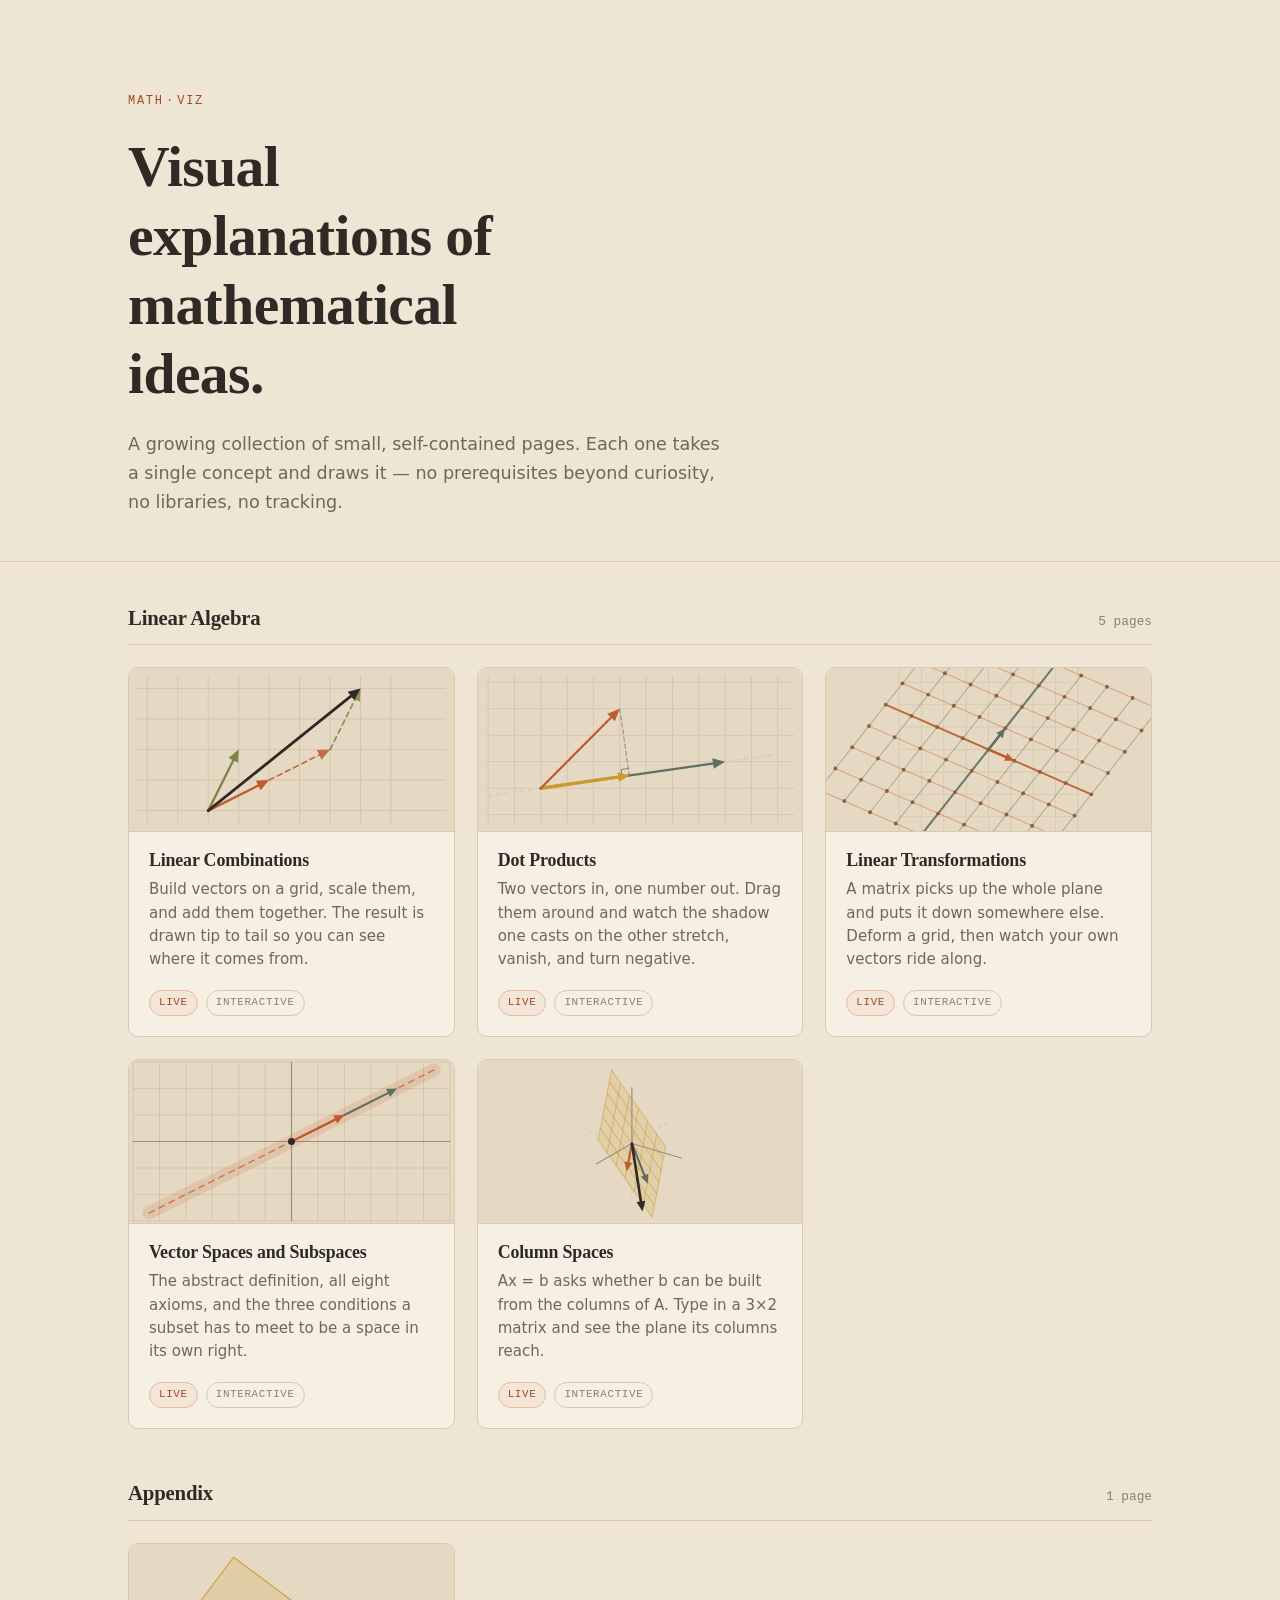
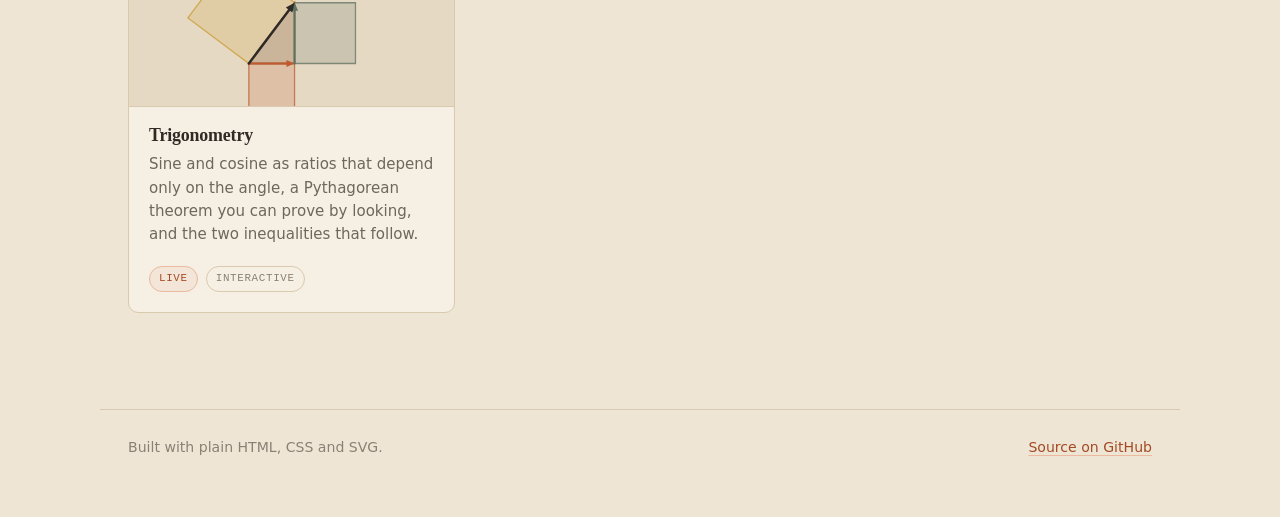
<file: index.html>
<!doctype html>
<html lang="en">
  <head>
    <meta charset="utf-8" />
    <meta name="viewport" content="width=device-width, initial-scale=1" />
    <title>math-viz — visual explanations of mathematical ideas</title>
    <meta
      name="description"
      content="A small collection of interactive visualizations of mathematical concepts."
    />
    <link rel="stylesheet" href="assets/theme.css" />
    <link
      rel="icon"
      href="data:image/svg+xml,<svg xmlns='http://www.w3.org/2000/svg' viewBox='0 0 32 32'><rect width='32' height='32' rx='7' fill='%23efe5d5'/><circle cx='16' cy='16' r='7.5' fill='none' stroke='%23bf5b2e' stroke-width='2.5'/></svg>"
    />
    <style>
      /* ---- masthead ---- */
      /* Use padding-block throughout: these elements are also .page, and a
         padding shorthand here would wipe out its horizontal gutter. */
      .masthead {
        padding-block: 92px 44px;
      }
      .eyebrow {
        font-family: var(--font-mono);
        font-size: 0.75rem;
        letter-spacing: 0.14em;
        text-transform: uppercase;
        color: var(--clay-600);
        margin: 0 0 20px;
      }
      .masthead h1 {
        font-size: clamp(2.4rem, 5.5vw, 3.6rem);
        max-width: 16ch;
      }
      .lede {
        max-width: 54ch;
        margin: 22px 0 0;
        font-size: 1.1rem;
        color: var(--ink-500);
      }

      .rule {
        border: 0;
        border-top: var(--border);
        margin: 0;
      }

      /* ---- index ---- */
      .index {
        padding-block: 44px 96px;
      }
      .topic + .topic {
        margin-top: 52px;
      }
      .section-head {
        display: flex;
        align-items: baseline;
        justify-content: space-between;
        gap: 16px;
        margin-bottom: 22px;
        padding-bottom: 12px;
        border-bottom: var(--border);
      }
      .section-head h2 {
        font-size: 1.3rem;
      }
      .count {
        font-family: var(--font-mono);
        font-size: 0.8rem;
        color: var(--ink-400);
      }

      .grid {
        display: grid;
        grid-template-columns: repeat(auto-fill, minmax(288px, 1fr));
        gap: 22px;
        list-style: none;
        margin: 0;
        padding: 0;
      }

      .card {
        display: flex;
        flex-direction: column;
        height: 100%;
        background: var(--sand-100);
        border: var(--border);
        border-radius: var(--radius);
        overflow: hidden;
        text-decoration: none;
        color: inherit;
        transition: border-color 140ms ease, box-shadow 140ms ease;
      }
      a.card:hover {
        border-color: var(--clay-400);
        box-shadow: var(--shadow-soft);
      }
      a.card:focus-visible {
        outline: 2px solid var(--clay-500);
        outline-offset: 3px;
      }

      .card img {
        display: block;
        width: 100%;
        height: auto;
        border-bottom: var(--border);
      }
      .card-body {
        padding: 18px 20px 20px;
        display: flex;
        flex-direction: column;
        gap: 7px;
        flex: 1;
      }
      .card h3 {
        font-size: 1.12rem;
      }
      .card p {
        margin: 0;
        font-size: 0.94rem;
        color: var(--ink-500);
        line-height: 1.55;
      }
      .tags {
        margin-top: auto;
        padding-top: 12px;
        display: flex;
        align-items: center;
        gap: 8px;
      }
      .tag {
        font-family: var(--font-mono);
        font-size: 0.68rem;
        letter-spacing: 0.06em;
        text-transform: uppercase;
        color: var(--ink-400);
        border: 1px solid var(--sand-400);
        border-radius: 999px;
        padding: 3px 9px;
      }
      .tag--live {
        color: var(--clay-600);
        border-color: var(--clay-200);
        background: rgba(191, 91, 46, 0.06);
      }

      /* Planned entries: same shape, deliberately quieter, not clickable. */
      .card--planned {
        background: transparent;
        border-style: dashed;
      }
      .card--planned img {
        opacity: 0.5;
        filter: saturate(0.7);
      }
      .card--planned h3 {
        color: var(--ink-500);
      }
      .card--planned p {
        color: var(--ink-400);
      }

      /* ---- footer ---- */
      .foot {
        border-top: var(--border);
        padding-block: 26px 60px;
        font-size: 0.88rem;
        color: var(--ink-400);
        display: flex;
        flex-wrap: wrap;
        gap: 6px 18px;
        justify-content: space-between;
      }

      @media (max-width: 640px) {
        .page {
          padding: 0 20px;
        }
        .masthead {
          padding-block: 60px 34px;
        }
        .grid {
          grid-template-columns: 1fr;
        }
      }
    </style>
  </head>
  <body>
    <header class="masthead page">
      <p class="eyebrow">math&#8202;·&#8202;viz</p>
      <h1>Visual explanations of mathematical ideas.</h1>
      <p class="lede">
        A growing collection of small, self-contained pages. Each one takes a
        single concept and draws it — no prerequisites beyond curiosity, no
        libraries, no tracking.
      </p>
    </header>

    <hr class="rule" />

    <main class="index page">
      <section class="topic">
        <div class="section-head">
          <h2>Linear Algebra</h2>
          <span class="count">5 pages</span>
        </div>

        <ul class="grid">
          <li>
            <a class="card" href="linear-algebra/linear-combinations/">
              <img
                src="assets/thumbs/lincomb.svg"
                alt="Two vectors on a grid combined tip to tail into a third"
                width="320"
                height="160"
              />
              <div class="card-body">
                <h3>Linear Combinations</h3>
                <p>
                  Build vectors on a grid, scale them, and add them together.
                  The result is drawn tip to tail so you can see where it comes
                  from.
                </p>
                <div class="tags">
                  <span class="tag tag--live">Live</span>
                  <span class="tag">Interactive</span>
                </div>
              </div>
            </a>
          </li>

          <li>
            <a class="card" href="linear-algebra/dot-products/">
              <img
                src="assets/thumbs/dotproduct.svg"
                alt="One vector projected perpendicularly onto another, marking its shadow"
                width="320"
                height="160"
              />
              <div class="card-body">
                <h3>Dot Products</h3>
                <p>
                  Two vectors in, one number out. Drag them around and watch
                  the shadow one casts on the other stretch, vanish, and turn
                  negative.
                </p>
                <div class="tags">
                  <span class="tag tag--live">Live</span>
                  <span class="tag">Interactive</span>
                </div>
              </div>
            </a>
          </li>

          <li>
            <a class="card" href="linear-algebra/linear-transformations/">
              <img
                src="assets/thumbs/transformation.svg"
                alt="A square grid with its sheared image laid over the top"
                width="320"
                height="160"
              />
              <div class="card-body">
                <h3>Linear Transformations</h3>
                <p>
                  A matrix picks up the whole plane and puts it down somewhere
                  else. Deform a grid, then watch your own vectors ride along.
                </p>
                <div class="tags">
                  <span class="tag tag--live">Live</span>
                  <span class="tag">Interactive</span>
                </div>
              </div>
            </a>
          </li>

          <li>
            <a class="card" href="linear-algebra/vector-spaces/">
              <img
                src="assets/thumbs/vectorspace.svg"
                alt="A line through the origin highlighted inside the plane"
                width="320"
                height="160"
              />
              <div class="card-body">
                <h3>Vector Spaces and Subspaces</h3>
                <p>
                  The abstract definition, all eight axioms, and the three
                  conditions a subset has to meet to be a space in its own
                  right.
                </p>
                <div class="tags">
                  <span class="tag tag--live">Live</span>
                  <span class="tag">Interactive</span>
                </div>
              </div>
            </a>
          </li>

          <li>
            <a class="card" href="linear-algebra/column-spaces/">
              <img
                src="assets/thumbs/columnspace.svg"
                alt="Two vectors in three dimensions with the plane they span"
                width="320"
                height="160"
              />
              <div class="card-body">
                <h3>Column Spaces</h3>
                <p>
                  Ax = b asks whether b can be built from the columns of A.
                  Type in a 3×2 matrix and see the plane its columns reach.
                </p>
                <div class="tags">
                  <span class="tag tag--live">Live</span>
                  <span class="tag">Interactive</span>
                </div>
              </div>
            </a>
          </li>
        </ul>
      </section>

      <section class="topic">
        <div class="section-head">
          <h2>Appendix</h2>
          <span class="count">1 page</span>
        </div>

        <ul class="grid">
          <li>
            <a class="card" href="appendix/trigonometry/">
              <img
                src="assets/thumbs/trigonometry.svg"
                alt="A right triangle with squares built on all three of its sides"
                width="320"
                height="160"
              />
              <div class="card-body">
                <h3>Trigonometry</h3>
                <p>
                  Sine and cosine as ratios that depend only on the angle, a
                  Pythagorean theorem you can prove by looking, and the two
                  inequalities that follow.
                </p>
                <div class="tags">
                  <span class="tag tag--live">Live</span>
                  <span class="tag">Interactive</span>
                </div>
              </div>
            </a>
          </li>
        </ul>
      </section>
    </main>

    <footer class="foot page">
      <span>Built with plain HTML, CSS and SVG.</span>
      <span><a href="https://github.com/colecgulino/math-viz">Source on GitHub</a></span>
    </footer>
  </body>
</html>
</file>
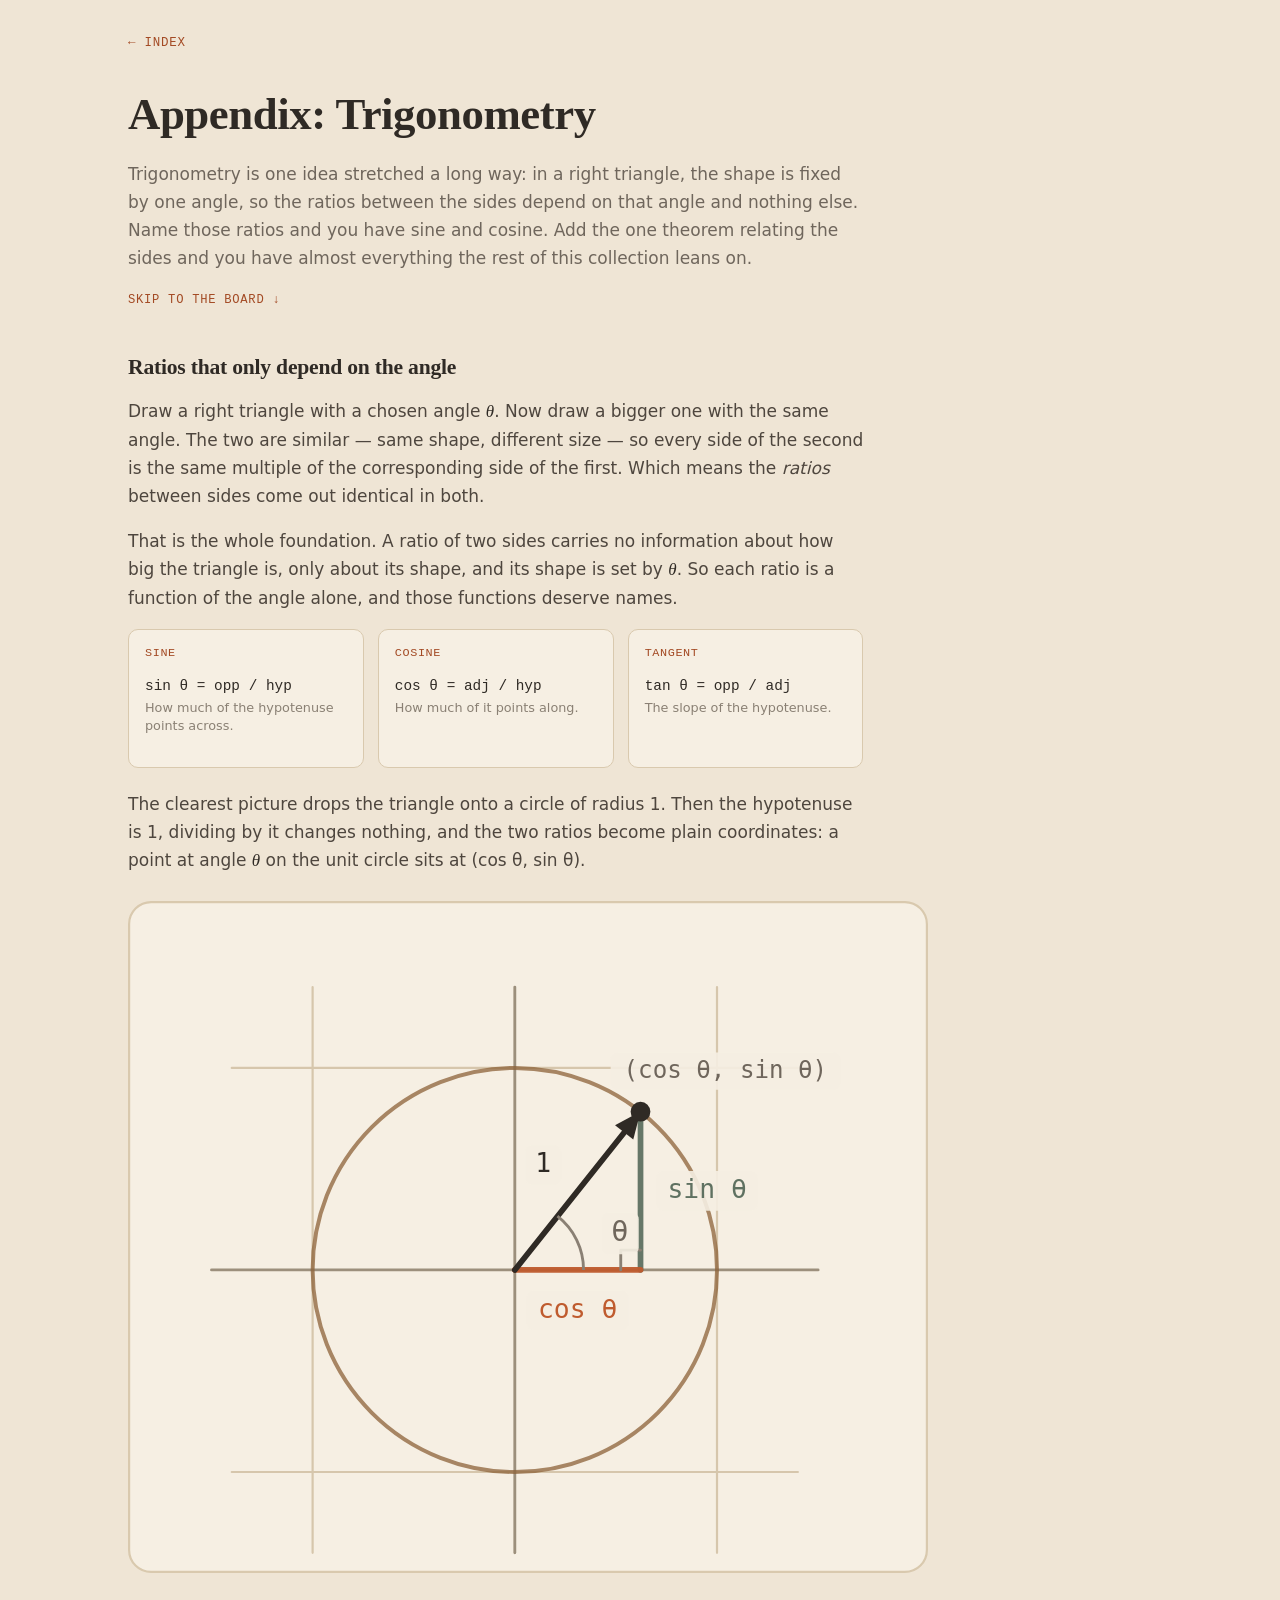
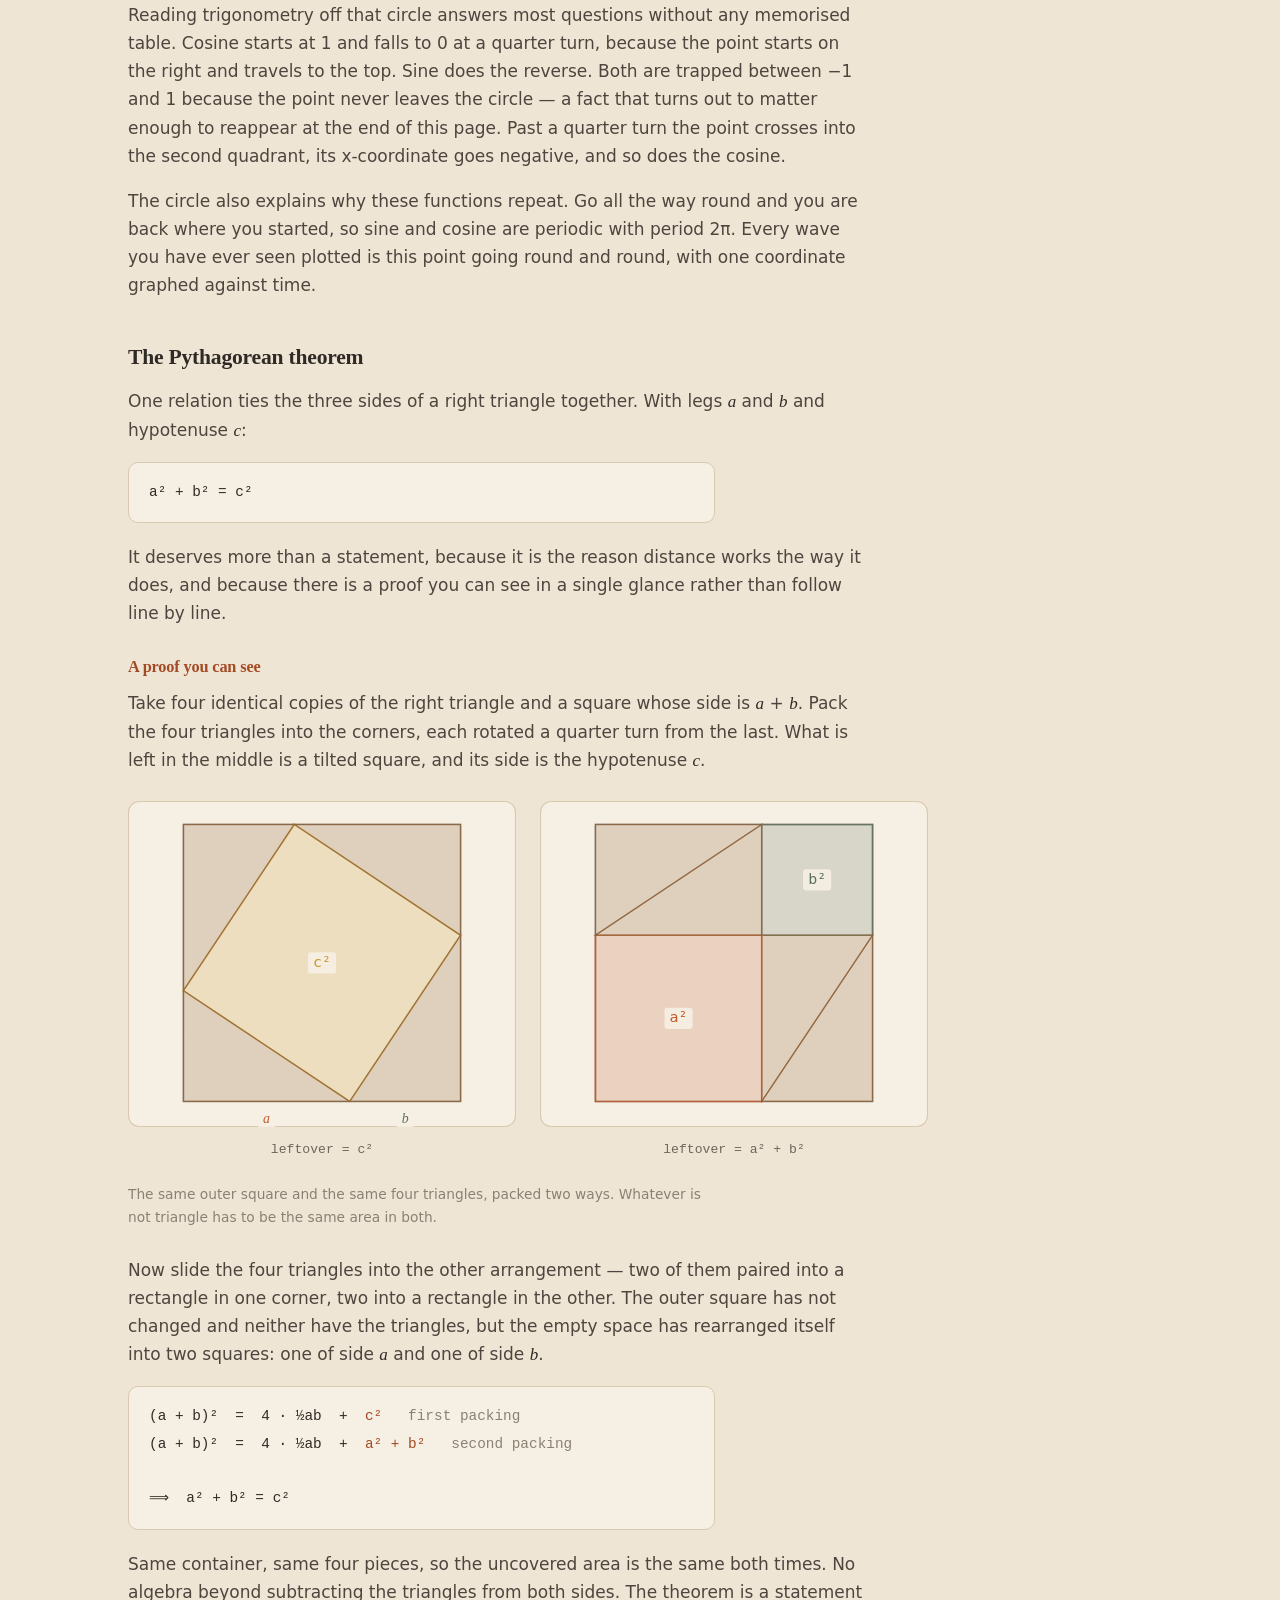
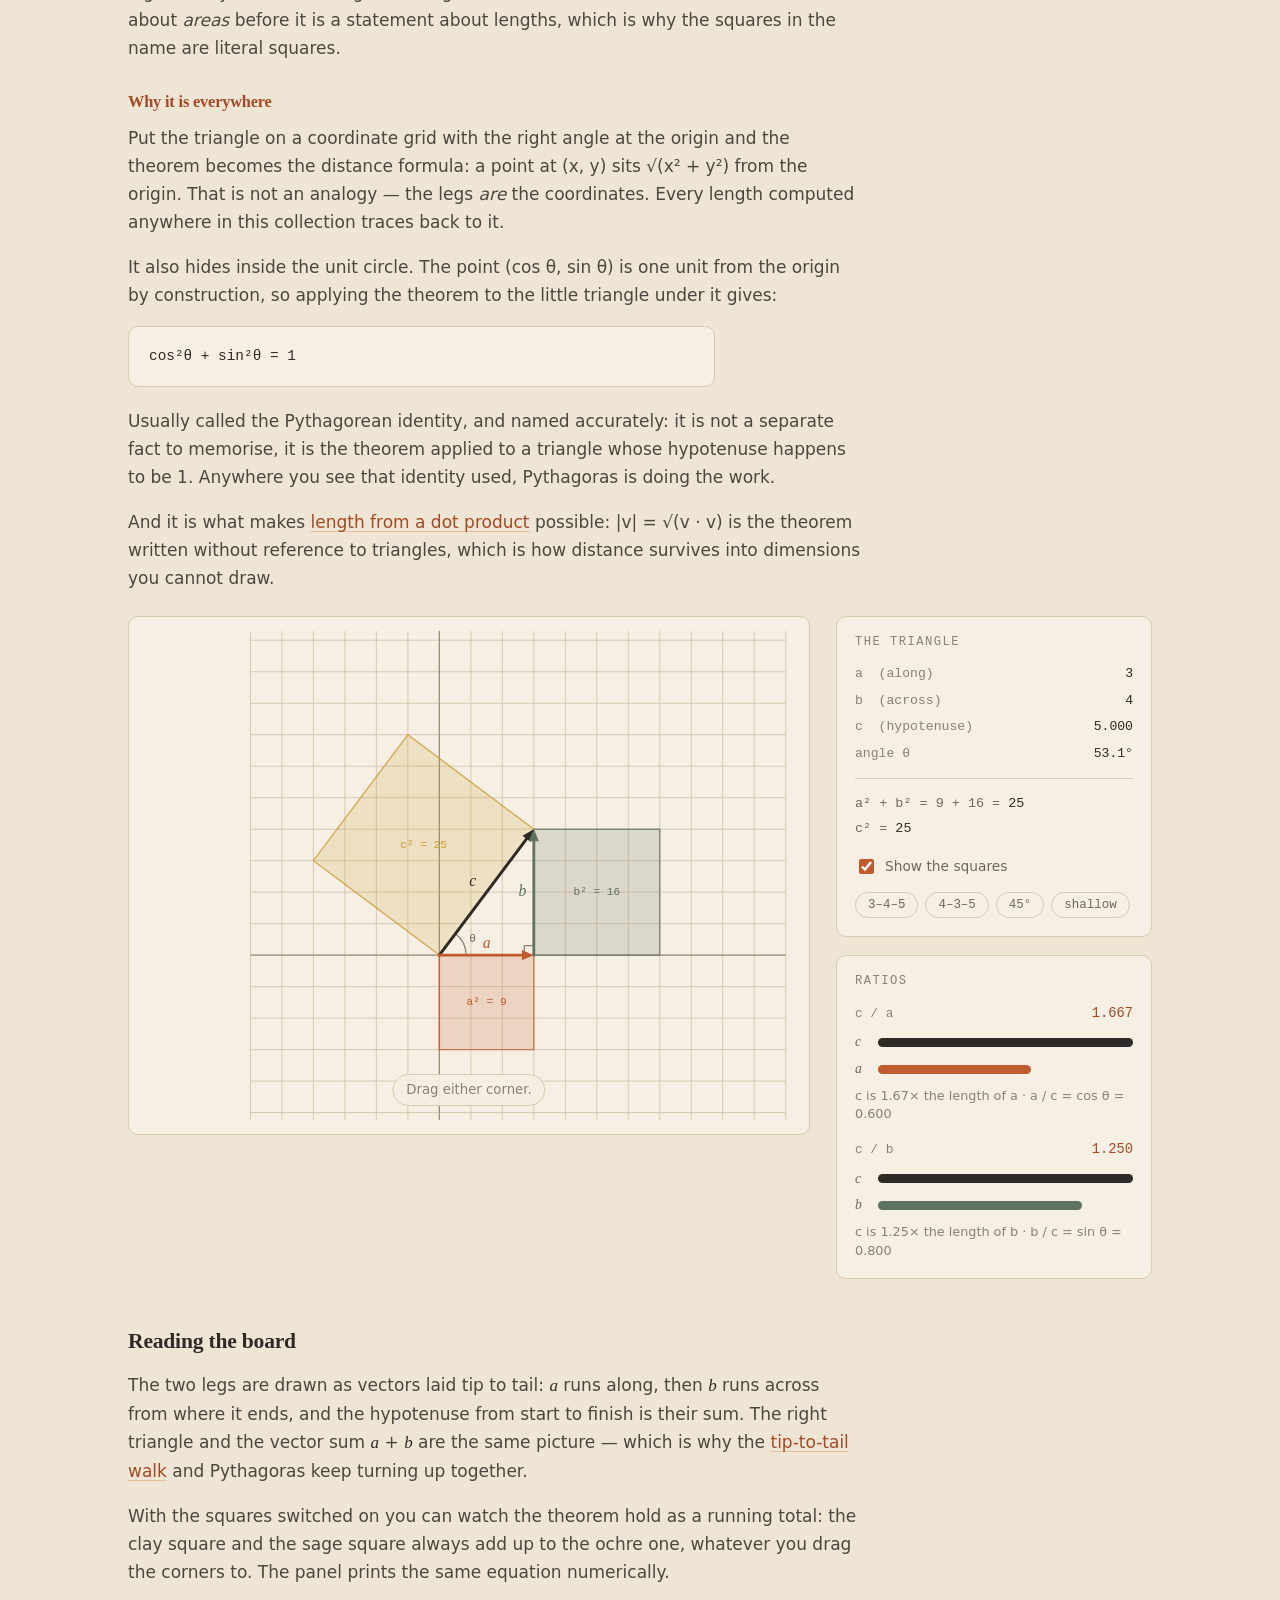
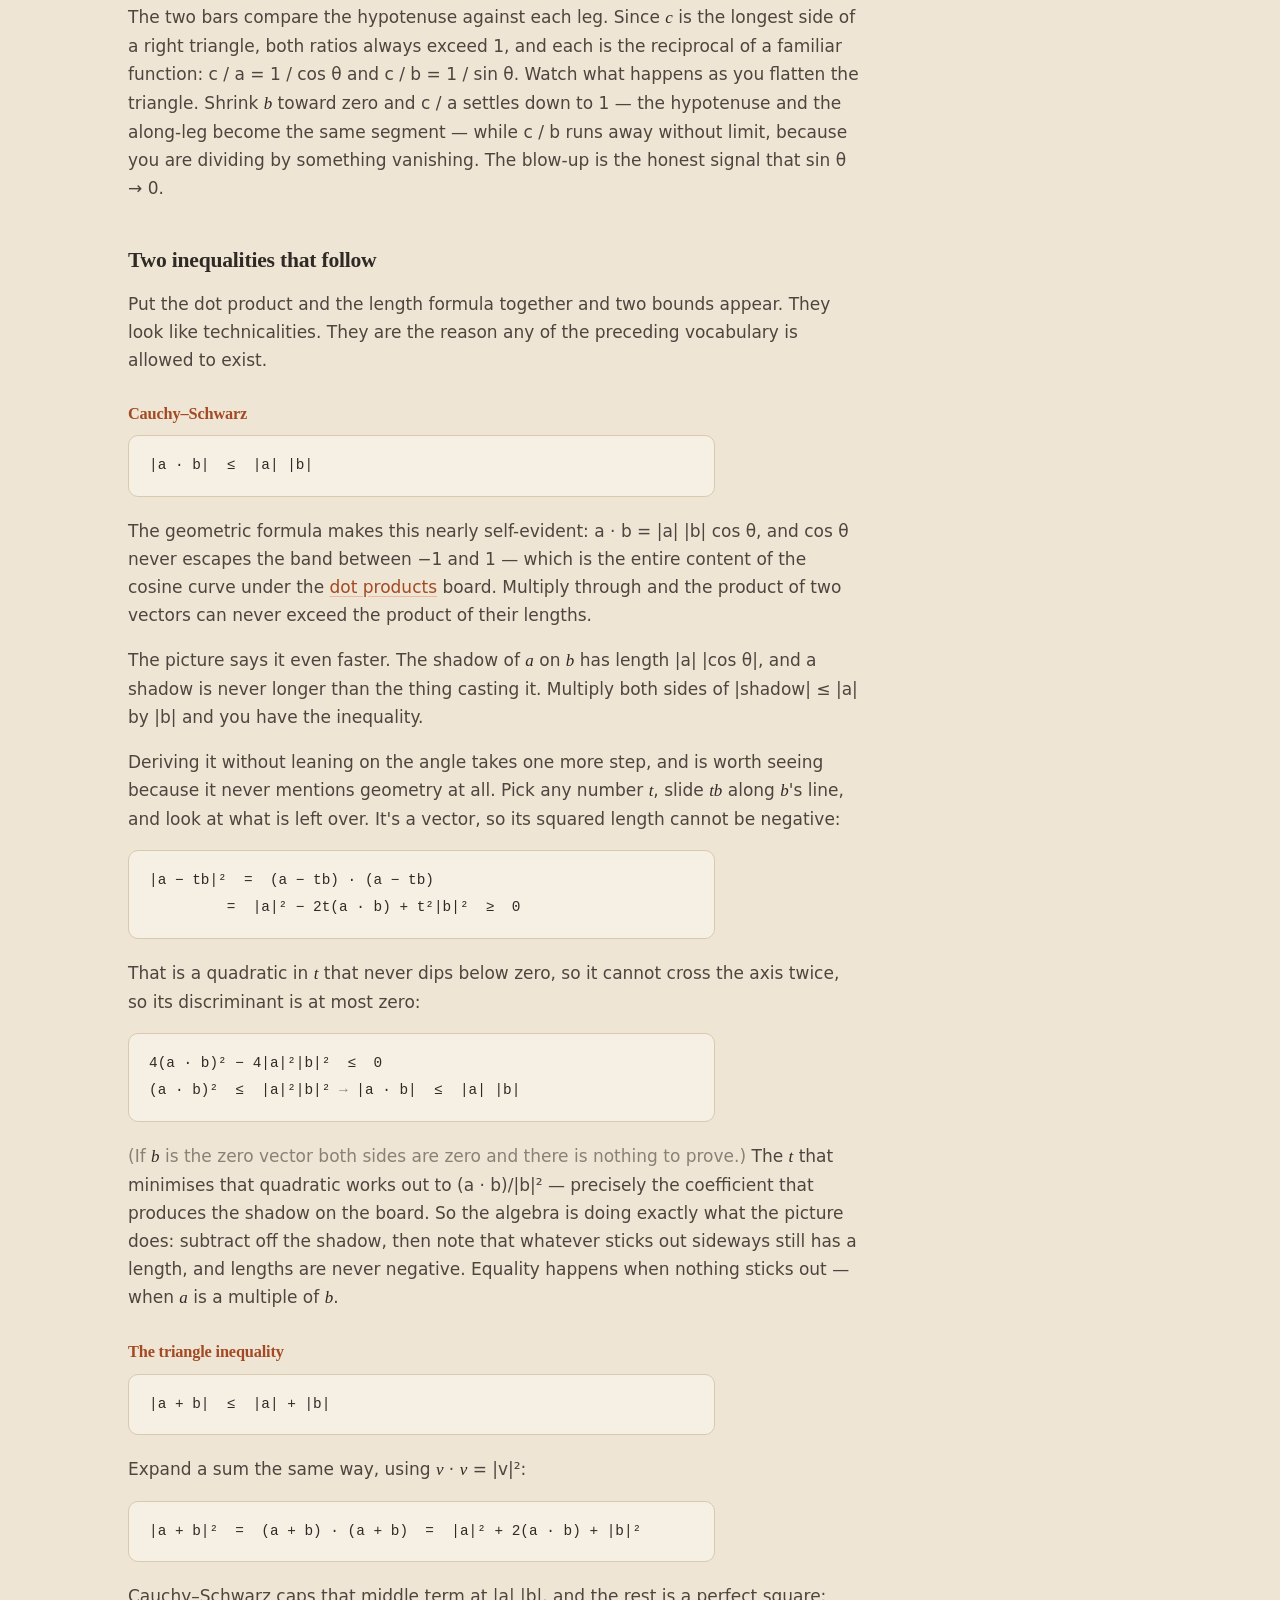
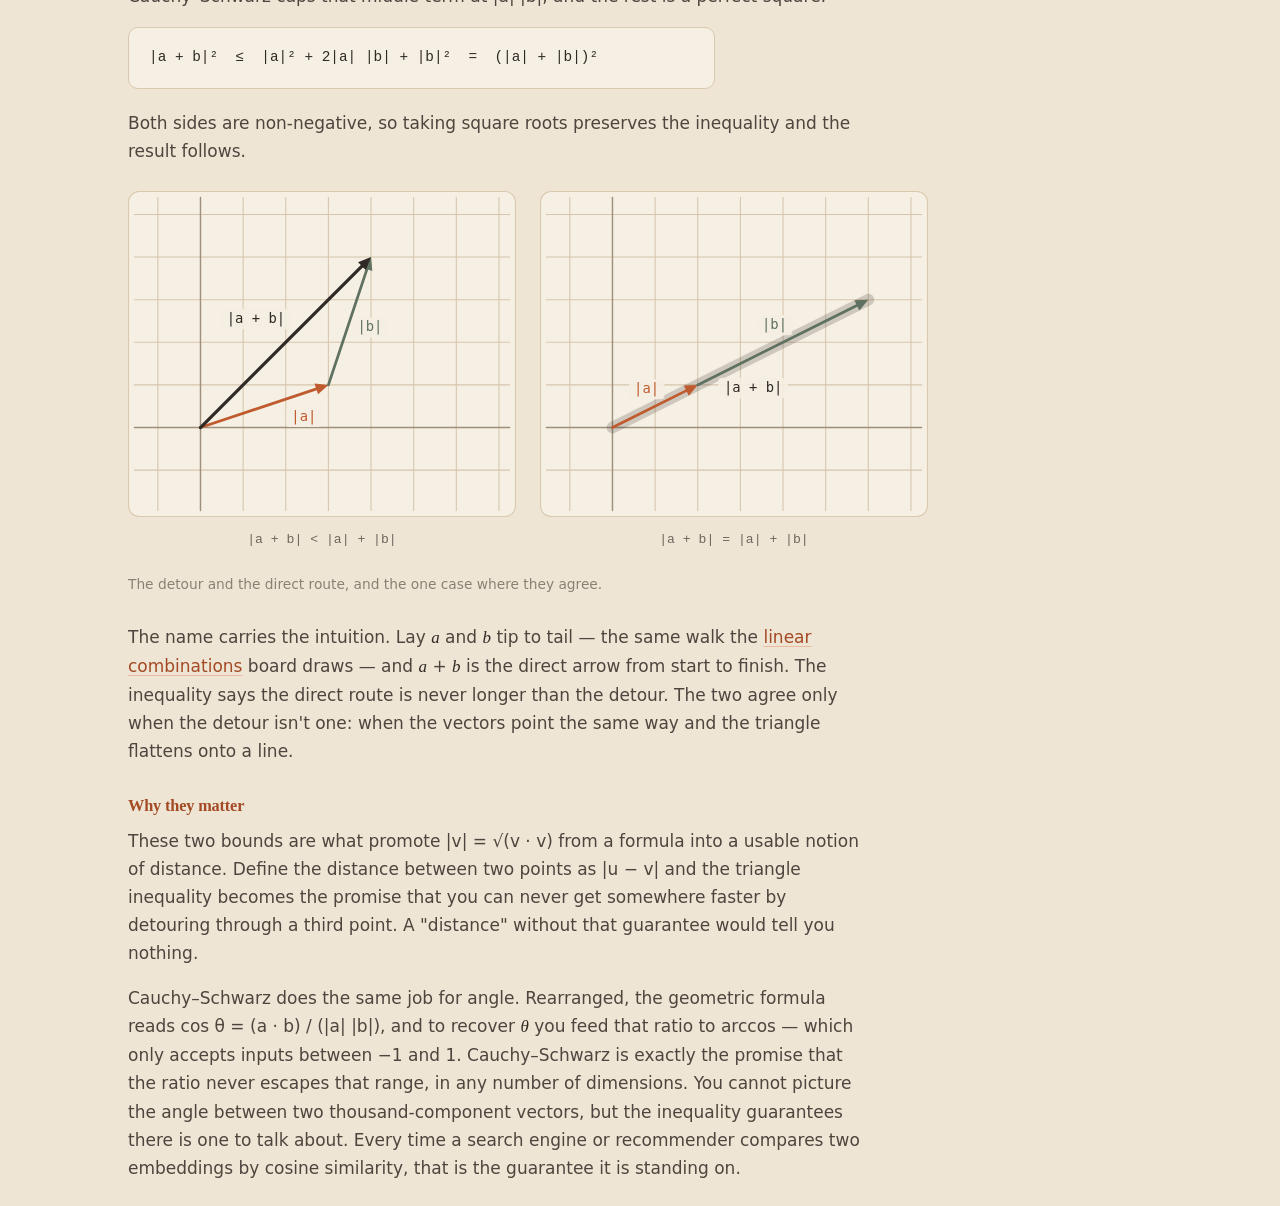
<file: appendix/trigonometry/index.html>
<!doctype html>
<html lang="en">
  <head>
    <meta charset="utf-8" />
    <meta name="viewport" content="width=device-width, initial-scale=1" />
    <title>Appendix: Trigonometry — math-viz</title>
    <meta
      name="description"
      content="Sine, cosine and the Pythagorean theorem from first principles, with the two inequalities that follow from them."
    />
    <link rel="stylesheet" href="../../assets/theme.css" />
    <link
      rel="icon"
      href="data:image/svg+xml,<svg xmlns='http://www.w3.org/2000/svg' viewBox='0 0 32 32'><rect width='32' height='32' rx='7' fill='%23efe5d5'/><circle cx='16' cy='16' r='7.5' fill='none' stroke='%23bf5b2e' stroke-width='2.5'/></svg>"
    />
    <style>
      /* ---- explainer prose ---- */
      .jump {
        display: inline-block;
        margin-top: 18px;
        font-family: var(--font-mono);
        font-size: 0.76rem;
        letter-spacing: 0.06em;
        text-transform: uppercase;
        text-decoration: none;
      }
      .jump:hover {
        text-decoration: underline;
        text-underline-offset: 3px;
      }
      .explainer {
        padding-block: 10px 6px;
      }
      .explainer > section + section {
        margin-top: 46px;
      }
      .explainer h2 {
        font-size: 1.35rem;
        margin-bottom: 16px;
      }
      .explainer h3 {
        font-size: 1.02rem;
        margin: 30px 0 12px;
        color: var(--clay-600);
      }
      .explainer p {
        max-width: var(--measure);
        margin: 0 0 17px;
      }
      .explainer figure {
        margin: 26px 0 28px;
        max-width: 800px;
      }
      .explainer figure img {
        display: block;
        width: 100%;
        height: auto;
      }
      .two-up {
        display: grid;
        grid-template-columns: 1fr 1fr;
        gap: 8px 24px;
      }
      .two-up figcaption {
        grid-column: 1 / -1;
      }
      .one-up {
        max-width: 400px;
      }
      .fig-cap {
        font-family: var(--font-mono);
        font-size: 0.82rem;
        color: var(--ink-500);
        text-align: center;
        margin: 12px 0 0 !important;
      }
      .explainer figcaption {
        max-width: var(--measure);
        margin-top: 14px;
        font-size: 0.86rem;
        color: var(--ink-400);
      }
      .sym {
        font-family: var(--font-display);
        font-style: italic;
        color: var(--ink-900);
      }
      .calc {
        font-family: var(--font-mono);
        font-size: 0.9rem;
        line-height: 1.9;
        color: var(--ink-900);
        background: var(--sand-100);
        border: var(--border);
        border-radius: var(--radius);
        padding: 16px 20px;
        margin: 0 0 20px;
        max-width: var(--measure);
        overflow-x: auto;
      }
      .calc .muted {
        color: var(--ink-400);
      }
      .calc b {
        color: var(--clay-600);
        font-weight: 500;
      }
      .muted-note {
        color: var(--ink-400);
      }
      @media (max-width: 660px) {
        .two-up {
          grid-template-columns: 1fr;
          gap: 18px;
        }
      }

      /* ---- the three ratios ---- */
      .ratios {
        display: grid;
        grid-template-columns: repeat(auto-fit, minmax(148px, 1fr));
        gap: 14px;
        max-width: var(--measure);
        margin: 0 0 22px;
        padding: 0;
        list-style: none;
      }
      .ratio-card {
        background: var(--sand-100);
        border: var(--border);
        border-radius: var(--radius);
        padding: 14px 16px;
      }
      .ratio-name {
        font-family: var(--font-mono);
        font-size: 0.74rem;
        letter-spacing: 0.05em;
        text-transform: uppercase;
        color: var(--clay-600);
        display: block;
        margin-bottom: 6px;
      }
      .ratio-eq {
        font-family: var(--font-mono);
        font-size: 0.9rem;
        color: var(--ink-900);
      }
      .ratio-say {
        font-size: 0.8rem;
        color: var(--ink-400);
        margin: 6px 0 0;
        line-height: 1.45;
      }

      /* ---- board ---- */
      .board-wrap {
        position: relative;
      }
      #board {
        touch-action: none;
      }
      #grid line {
        stroke: var(--grid-line);
        stroke-width: 1;
      }
      #axes .axis {
        stroke: var(--axis-line);
        stroke-width: 1.4;
      }
      .tick {
        font-family: var(--font-mono);
        font-size: 11px;
        fill: var(--ink-400);
        text-anchor: middle;
      }
      .sidelabel {
        font-family: var(--font-display);
        font-style: italic;
        font-size: 17px;
        text-anchor: middle;
        dominant-baseline: middle;
        pointer-events: none;
      }
      .sqlabel {
        font-family: var(--font-mono);
        font-size: 12px;
        text-anchor: middle;
        dominant-baseline: middle;
        pointer-events: none;
      }
      .handle {
        fill: transparent;
        cursor: grab;
      }
      .handle:active {
        cursor: grabbing;
      }
      .handle-ring {
        fill: none;
        stroke-width: 1.5;
        opacity: 0;
        pointer-events: none;
        transition: opacity 110ms ease;
      }
      .handle:hover + .handle-ring,
      .handle:focus-visible + .handle-ring {
        opacity: 0.6;
      }
      .hint {
        position: absolute;
        left: 50%;
        bottom: 14px;
        transform: translateX(-50%);
        margin: 0;
        font-size: 0.83rem;
        color: var(--ink-400);
        background: rgba(246, 239, 227, 0.92);
        border: var(--border);
        border-radius: 999px;
        padding: 4px 13px;
        pointer-events: none;
        white-space: nowrap;
      }
      .hint[hidden] {
        display: none;
      }

      /* ---- panels ---- */
      .stats {
        display: grid;
        grid-template-columns: 1fr auto;
        gap: 5px 12px;
        font-family: var(--font-mono);
        font-size: 0.82rem;
        color: var(--ink-400);
      }
      .stats span:nth-child(even) {
        color: var(--ink-900);
        text-align: right;
      }
      .pyth {
        font-family: var(--font-mono);
        font-size: 0.84rem;
        color: var(--ink-500);
        border-top: var(--border);
        margin-top: 13px;
        padding-top: 13px;
        line-height: 1.85;
      }
      .pyth b {
        color: var(--ink-900);
        font-weight: 500;
      }

      /* Two bars drawn to scale: the ratio is the length difference. */
      .rbar {
        margin-bottom: 15px;
      }
      .rbar-head {
        display: flex;
        justify-content: space-between;
        align-items: baseline;
        font-family: var(--font-mono);
        font-size: 0.8rem;
        color: var(--ink-400);
        margin-bottom: 6px;
      }
      .rbar-head b {
        color: var(--clay-600);
        font-weight: 500;
        font-size: 0.86rem;
      }
      .rbar-track {
        display: grid;
        gap: 4px;
      }
      .rbar-row {
        display: grid;
        grid-template-columns: 16px 1fr;
        align-items: center;
        gap: 7px;
      }
      .rbar-row i {
        font-family: var(--font-display);
        font-style: italic;
        font-size: 0.86rem;
        color: var(--ink-500);
      }
      .rbar-fill {
        height: 9px;
        border-radius: 5px;
        min-width: 2px;
      }
      .btnrow {
        display: flex;
        flex-wrap: wrap;
        gap: 7px;
        margin-top: 14px;
      }
      .toggle {
        display: flex;
        align-items: center;
        gap: 8px;
        margin-top: 14px;
        font-size: 0.86rem;
        color: var(--ink-500);
        cursor: pointer;
      }
      .toggle input {
        accent-color: var(--clay-500);
        width: 15px;
        height: 15px;
        cursor: pointer;
        flex: none;
      }
    </style>
  </head>
  <body>
    <nav class="topbar page"><a href="../../">&larr; Index</a></nav>

    <header class="intro page">
      <h1>Appendix: Trigonometry</h1>
      <p>
        Trigonometry is one idea stretched a long way: in a right triangle, the
        shape is fixed by one angle, so the ratios between the sides depend on
        that angle and nothing else. Name those ratios and you have sine and
        cosine. Add the one theorem relating the sides and you have almost
        everything the rest of this collection leans on.
      </p>
      <a class="jump" href="#tri-section">Skip to the board &darr;</a>
    </header>

    <div class="explainer page">
      <section>
        <h2>Ratios that only depend on the angle</h2>
        <p>
          Draw a right triangle with a chosen angle
          <span class="sym">θ</span>. Now draw a bigger one with the same angle.
          The two are similar — same shape, different size — so every side of
          the second is the same multiple of the corresponding side of the
          first. Which means the <em>ratios</em> between sides come out
          identical in both.
        </p>
        <p>
          That is the whole foundation. A ratio of two sides carries no
          information about how big the triangle is, only about its shape, and
          its shape is set by <span class="sym">θ</span>. So each ratio is a
          function of the angle alone, and those functions deserve names.
        </p>

        <ul class="ratios">
          <li class="ratio-card">
            <span class="ratio-name">sine</span>
            <span class="ratio-eq">sin θ = opp / hyp</span>
            <p class="ratio-say">How much of the hypotenuse points across.</p>
          </li>
          <li class="ratio-card">
            <span class="ratio-name">cosine</span>
            <span class="ratio-eq">cos θ = adj / hyp</span>
            <p class="ratio-say">How much of it points along.</p>
          </li>
          <li class="ratio-card">
            <span class="ratio-name">tangent</span>
            <span class="ratio-eq">tan θ = opp / adj</span>
            <p class="ratio-say">The slope of the hypotenuse.</p>
          </li>
        </ul>

        <p>
          The clearest picture drops the triangle onto a circle of radius 1.
          Then the hypotenuse is 1, dividing by it changes nothing, and the two
          ratios become plain coordinates: a point at angle
          <span class="sym">θ</span> on the unit circle sits at
          (cos θ, sin θ).
        </p>

        <figure class="one-up">
          <img
            src="../../assets/figures/unit-circle.svg"
            alt="A unit circle with a radius at angle theta, its horizontal leg labelled cosine and its vertical leg labelled sine."
            width="364"
            height="306"
          />
        </figure>

        <p>
          Reading trigonometry off that circle answers most questions without
          any memorised table. Cosine starts at 1 and falls to 0 at a quarter
          turn, because the point starts on the right and travels to the top.
          Sine does the reverse. Both are trapped between −1 and 1 because the
          point never leaves the circle — a fact that turns out to matter enough
          to reappear at the end of this page. Past a quarter turn the point
          crosses into the second quadrant, its x-coordinate goes negative, and
          so does the cosine.
        </p>
        <p>
          The circle also explains why these functions repeat. Go all the way
          round and you are back where you started, so sine and cosine are
          periodic with period 2π. Every wave you have ever seen plotted is this
          point going round and round, with one coordinate graphed against time.
        </p>
      </section>

      <section>
        <h2>The Pythagorean theorem</h2>
        <p>
          One relation ties the three sides of a right triangle together. With
          legs <span class="sym">a</span> and <span class="sym">b</span> and
          hypotenuse <span class="sym">c</span>:
        </p>
        <div class="calc">a² + b² = c²</div>
        <p>
          It deserves more than a statement, because it is the reason distance
          works the way it does, and because there is a proof you can see in a
          single glance rather than follow line by line.
        </p>

        <h3>A proof you can see</h3>
        <p>
          Take four identical copies of the right triangle and a square whose
          side is <span class="sym">a</span> + <span class="sym">b</span>. Pack
          the four triangles into the corners, each rotated a quarter turn from
          the last. What is left in the middle is a tilted square, and its side
          is the hypotenuse <span class="sym">c</span>.
        </p>

        <figure class="two-up">
          <div>
            <img
              src="../../assets/figures/pythag-c.svg"
              alt="A square of side a plus b holding four right triangles at its corners, with a tilted square of side c left in the middle."
              width="364"
              height="306"
            />
            <p class="fig-cap">leftover = c²</p>
          </div>
          <div>
            <img
              src="../../assets/figures/pythag-ab.svg"
              alt="The same square holding the same four triangles rearranged, leaving a square of side a and a square of side b."
              width="364"
              height="306"
            />
            <p class="fig-cap">leftover = a² + b²</p>
          </div>
          <figcaption>
            The same outer square and the same four triangles, packed two ways.
            Whatever is not triangle has to be the same area in both.
          </figcaption>
        </figure>

        <p>
          Now slide the four triangles into the other arrangement — two of them
          paired into a rectangle in one corner, two into a rectangle in the
          other. The outer square has not changed and neither have the
          triangles, but the empty space has rearranged itself into two squares:
          one of side <span class="sym">a</span> and one of side
          <span class="sym">b</span>.
        </p>
        <div class="calc">
          (a + b)² &nbsp;=&nbsp; 4 · ½ab &nbsp;+&nbsp; <b>c²</b>
          <span class="muted">&nbsp;&nbsp;first packing</span><br />
          (a + b)² &nbsp;=&nbsp; 4 · ½ab &nbsp;+&nbsp; <b>a² + b²</b>
          <span class="muted">&nbsp;&nbsp;second packing</span><br /><br />
          ⟹ &nbsp;a² + b² = c²
        </div>
        <p>
          Same container, same four pieces, so the uncovered area is the same
          both times. No algebra beyond subtracting the triangles from both
          sides. The theorem is a statement about
          <em>areas</em> before it is a statement about lengths, which is why
          the squares in the name are literal squares.
        </p>

        <h3>Why it is everywhere</h3>
        <p>
          Put the triangle on a coordinate grid with the right angle at the
          origin and the theorem becomes the distance formula: a point at
          (x, y) sits √(x² + y²) from the origin. That is not an analogy — the
          legs <em>are</em> the coordinates. Every length computed anywhere in
          this collection traces back to it.
        </p>
        <p>
          It also hides inside the unit circle. The point (cos θ, sin θ) is one
          unit from the origin by construction, so applying the theorem to the
          little triangle under it gives:
        </p>
        <div class="calc">cos²θ + sin²θ = 1</div>
        <p>
          Usually called the Pythagorean identity, and named accurately: it is
          not a separate fact to memorise, it is the theorem applied to a
          triangle whose hypotenuse happens to be 1. Anywhere you see that
          identity used, Pythagoras is doing the work.
        </p>
        <p>
          And it is what makes
          <a href="../../linear-algebra/dot-products/">length from a dot
          product</a> possible: |v| = √(v · v) is the theorem written without
          reference to triangles, which is how distance survives into
          dimensions you cannot draw.
        </p>
      </section>
    </div>

    <div class="stage page" id="tri-section">
      <div class="plate">
        <div class="board-wrap">
          <svg
            id="board"
            viewBox="0 0 704 528"
            aria-label="A draggable right triangle with squares on its sides"
          >
            <g id="grid"></g>
            <g id="axes"></g>
            <g id="squares"></g>
            <g id="tri"></g>
            <g id="handles"></g>
          </svg>
          <p class="hint" id="hint">Drag either corner.</p>
        </div>
      </div>

      <aside class="side">
        <section class="panel">
          <h2>The triangle</h2>
          <div class="stats">
            <span>a &nbsp;<span class="muted-note">(along)</span></span
            ><span id="va"></span>
            <span>b &nbsp;<span class="muted-note">(across)</span></span
            ><span id="vb"></span>
            <span>c &nbsp;<span class="muted-note">(hypotenuse)</span></span
            ><span id="vc"></span>
            <span>angle θ</span><span id="vt"></span>
          </div>
          <p class="pyth" id="pyth"></p>
          <label class="toggle">
            <input type="checkbox" id="show-sq" checked />
            Show the squares
          </label>
          <div class="btnrow">
            <button class="btn" type="button" data-p="3,4">3–4–5</button>
            <button class="btn" type="button" data-p="4,3">4–3–5</button>
            <button class="btn" type="button" data-p="2,2">45°</button>
            <button class="btn" type="button" data-p="4,1">shallow</button>
          </div>
        </section>

        <section class="panel">
          <h2>Ratios</h2>
          <div class="rbar">
            <div class="rbar-head"><span>c / a</span><b id="rca"></b></div>
            <div class="rbar-track">
              <div class="rbar-row">
                <i>c</i>
                <div class="rbar-fill" id="bar-c1" style="background: #2f2a25"></div>
              </div>
              <div class="rbar-row">
                <i>a</i>
                <div class="rbar-fill" id="bar-a" style="background: #bf5b2e"></div>
              </div>
            </div>
            <p class="ratio-say" id="say-ca"></p>
          </div>

          <div class="rbar" style="margin-bottom: 0">
            <div class="rbar-head"><span>c / b</span><b id="rcb"></b></div>
            <div class="rbar-track">
              <div class="rbar-row">
                <i>c</i>
                <div class="rbar-fill" id="bar-c2" style="background: #2f2a25"></div>
              </div>
              <div class="rbar-row">
                <i>b</i>
                <div class="rbar-fill" id="bar-b" style="background: #5f7161"></div>
              </div>
            </div>
            <p class="ratio-say" id="say-cb"></p>
          </div>
        </section>
      </aside>
    </div>

    <div class="explainer page">
      <section>
        <h2>Reading the board</h2>
        <p>
          The two legs are drawn as vectors laid tip to tail:
          <span class="sym">a</span> runs along, then
          <span class="sym">b</span> runs across from where it ends, and the
          hypotenuse from start to finish is their sum. The right triangle and
          the vector sum <span class="sym">a</span> + <span class="sym">b</span>
          are the same picture — which is why the
          <a href="../../linear-algebra/linear-combinations/">tip-to-tail walk</a>
          and Pythagoras keep turning up together.
        </p>
        <p>
          With the squares switched on you can watch the theorem hold as a
          running total: the clay square and the sage square always add up to
          the ochre one, whatever you drag the corners to. The panel prints the
          same equation numerically.
        </p>
        <p>
          The two bars compare the hypotenuse against each leg. Since
          <span class="sym">c</span> is the longest side of a right triangle,
          both ratios always exceed 1, and each is the reciprocal of a familiar
          function: c / a = 1 / cos θ and c / b = 1 / sin θ. Watch what happens
          as you flatten the triangle. Shrink <span class="sym">b</span> toward
          zero and c / a settles down to 1 — the hypotenuse and the along-leg
          become the same segment — while c / b runs away without limit, because
          you are dividing by something vanishing. The blow-up is the honest
          signal that sin θ → 0.
        </p>
      </section>

      <section id="inequalities">
        <h2>Two inequalities that follow</h2>
        <p>
          Put the dot product and the length formula together and two bounds
          appear. They look like technicalities. They are the reason any of the
          preceding vocabulary is allowed to exist.
        </p>

        <h3>Cauchy–Schwarz</h3>
        <div class="calc">|a · b| &nbsp;≤&nbsp; |a| |b|</div>
        <p>
          The geometric formula makes this nearly self-evident:
          a · b = |a| |b| cos θ, and cos θ never escapes the band between −1 and
          1 — which is the entire content of the cosine curve under the
          <a href="../../linear-algebra/dot-products/">dot products</a> board.
          Multiply through and the product of two vectors can never exceed the
          product of their lengths.
        </p>
        <p>
          The picture says it even faster. The shadow of
          <span class="sym">a</span> on <span class="sym">b</span> has length
          |a| |cos θ|, and a shadow is never longer than the thing casting it.
          Multiply both sides of |shadow| ≤ |a| by |b| and you have the
          inequality.
        </p>
        <p>
          Deriving it without leaning on the angle takes one more step, and is
          worth seeing because it never mentions geometry at all. Pick any
          number <span class="sym">t</span>, slide
          <span class="sym">t</span><span class="sym">b</span> along
          <span class="sym">b</span>'s line, and look at what is left over. It's
          a vector, so its squared length cannot be negative:
        </p>
        <div class="calc">
          |a − tb|² &nbsp;=&nbsp; (a − tb) · (a − tb)<br />
          &nbsp;&nbsp;&nbsp;&nbsp;&nbsp;&nbsp;&nbsp;&nbsp;&nbsp;=&nbsp;
          |a|² − 2t(a · b) + t²|b|² &nbsp;≥&nbsp; 0
        </div>
        <p>
          That is a quadratic in <span class="sym">t</span> that never dips
          below zero, so it cannot cross the axis twice, so its discriminant is
          at most zero:
        </p>
        <div class="calc">
          4(a · b)² − 4|a|²|b|² &nbsp;≤&nbsp; 0<br />
          (a · b)² &nbsp;≤&nbsp; |a|²|b|² <span class="muted">→</span>
          |a · b| &nbsp;≤&nbsp; |a| |b|
        </div>
        <p>
          <span class="muted-note"
            >(If <span class="sym">b</span> is the zero vector both sides are
            zero and there is nothing to prove.)</span
          >
          The <span class="sym">t</span> that minimises that quadratic works out
          to (a · b)/|b|² — precisely the coefficient that produces the shadow on
          the board. So the algebra is doing exactly what the picture does:
          subtract off the shadow, then note that whatever sticks out sideways
          still has a length, and lengths are never negative. Equality happens
          when nothing sticks out — when <span class="sym">a</span> is a multiple
          of <span class="sym">b</span>.
        </p>

        <h3>The triangle inequality</h3>
        <div class="calc">|a + b| &nbsp;≤&nbsp; |a| + |b|</div>
        <p>
          Expand a sum the same way, using
          <span class="sym">v</span> · <span class="sym">v</span> = |v|²:
        </p>
        <div class="calc">
          |a + b|² &nbsp;=&nbsp; (a + b) · (a + b) &nbsp;=&nbsp;
          |a|² + 2(a · b) + |b|²
        </div>
        <p>
          Cauchy–Schwarz caps that middle term at |a| |b|, and the rest is a
          perfect square:
        </p>
        <div class="calc">
          |a + b|² &nbsp;≤&nbsp; |a|² + 2|a| |b| + |b|² &nbsp;=&nbsp;
          (|a| + |b|)²
        </div>
        <p>
          Both sides are non-negative, so taking square roots preserves the
          inequality and the result follows.
        </p>

        <figure class="two-up">
          <div>
            <img
              src="../../assets/figures/triangle-strict.svg"
              alt="Vectors a and b laid tip to tail, with the shorter direct arrow a plus b closing the triangle."
              width="364"
              height="306"
            />
            <p class="fig-cap">|a + b| &lt; |a| + |b|</p>
          </div>
          <div>
            <img
              src="../../assets/figures/triangle-equality.svg"
              alt="Two parallel vectors laid tip to tail, where the triangle collapses flat onto a line."
              width="364"
              height="306"
            />
            <p class="fig-cap">|a + b| = |a| + |b|</p>
          </div>
          <figcaption>
            The detour and the direct route, and the one case where they agree.
          </figcaption>
        </figure>

        <p>
          The name carries the intuition. Lay <span class="sym">a</span> and
          <span class="sym">b</span> tip to tail — the same walk the
          <a href="../../linear-algebra/linear-combinations/">linear combinations</a> board draws
          — and <span class="sym">a</span> + <span class="sym">b</span> is the
          direct arrow from start to finish. The inequality says the direct
          route is never longer than the detour. The two agree only when the
          detour isn't one: when the vectors point the same way and the triangle
          flattens onto a line.
        </p>

        <h3>Why they matter</h3>
        <p>
          These two bounds are what promote |v| = √(v · v) from a formula into a
          usable notion of distance. Define the distance between two points as
          |u − v| and the triangle inequality becomes the promise that you can
          never get somewhere faster by detouring through a third point. A
          "distance" without that guarantee would tell you nothing.
        </p>
        <p>
          Cauchy–Schwarz does the same job for angle. Rearranged, the geometric
          formula reads cos θ = (a · b) / (|a| |b|), and to recover
          <span class="sym">θ</span> you feed that ratio to arccos — which only
          accepts inputs between −1 and 1. Cauchy–Schwarz is exactly the promise
          that the ratio never escapes that range, in any number of dimensions.
          You cannot picture the angle between two thousand-component vectors,
          but the inequality guarantees there is one to talk about. Every time a
          search engine or recommender compares two embeddings by cosine
          similarity, that is the guarantee it is standing on.
        </p>
      </section>
    </div>

    <script>
      (function () {
        "use strict";

        const $ = (id) => document.getElementById(id);
        const CLAY = "#bf5b2e", SAGE = "#5f7161", OCHRE = "#c99a2e", INK = "#2f2a25";
        const U = 34, OX = 320, OY = 350;
        const LIM = 5, STEP = 0.5;

        const sx = (x) => OX + U * x;
        const sy = (y) => OY - U * y;

        let a = 3, b = 4;

        const snap = (v) =>
          Math.max(STEP, Math.min(LIM, Math.round(v / STEP) * STEP));

        function poly(pts, fill, stroke, op) {
          const d = pts.map((p) => `${sx(p[0]).toFixed(1)},${sy(p[1]).toFixed(1)}`).join(" L");
          return `<path d="M${d} Z" fill="${fill}" fill-opacity="${op}" ` +
            `stroke="${stroke}" stroke-width="1.5" stroke-opacity="0.75"/>`;
        }

        function arrow(x1, y1, x2, y2, color, w) {
          const dx = sx(x2) - sx(x1), dy = sy(y2) - sy(y1);
          const len = Math.hypot(dx, dy);
          if (len < 2) return "";
          const ux = dx / len, uy = dy / len;
          const head = Math.min(13, len * 0.4);
          const hw = head * 0.42;
          const bx = sx(x2) - ux * head, by = sy(y2) - uy * head;
          const px = -uy, py = ux;
          const f = (n) => n.toFixed(1);
          return (
            `<line x1="${f(sx(x1))}" y1="${f(sy(y1))}" x2="${f(bx + ux)}" y2="${f(by + uy)}" ` +
            `stroke="${color}" stroke-width="${w}" stroke-linecap="round"/>` +
            `<path d="M${f(sx(x2))},${f(sy(y2))} L${f(bx + px * hw)},${f(by + py * hw)} ` +
            `L${f(bx - px * hw)},${f(by - py * hw)} Z" fill="${color}"/>`
          );
        }

        function buildGrid() {
          let g = "";
          for (let x = -6; x <= 11; x++)
            g += `<line x1="${sx(x)}" y1="${sy(-6)}" x2="${sx(x)}" y2="${sy(11)}"/>`;
          for (let y = -6; y <= 11; y++)
            g += `<line x1="${sx(-6)}" y1="${sy(y)}" x2="${sx(11)}" y2="${sy(y)}"/>`;
          $("grid").innerHTML = g;
          $("axes").innerHTML =
            `<line class="axis" x1="${sx(-6)}" y1="${sy(0)}" x2="${sx(11)}" y2="${sy(0)}"/>` +
            `<line class="axis" x1="${sx(0)}" y1="${sy(-6)}" x2="${sx(0)}" y2="${sy(11)}"/>`;
        }

        function draw() {
          const c = Math.hypot(a, b);
          const showSq = $("show-sq").checked;

          // O -> P along a, P -> Q across b, hypotenuse O -> Q
          const O = [0, 0], Pp = [a, 0], Q = [a, b];

          let sq = "";
          if (showSq) {
            // square on a, dropped below the along-leg
            sq += poly([[0, 0], [a, 0], [a, -a], [0, -a]], CLAY, CLAY, 0.18);
            // square on b, pushed out to the right of the across-leg
            sq += poly([[a, 0], [a + b, 0], [a + b, b], [a, b]], SAGE, SAGE, 0.18);
            // square on c, on the far side of the hypotenuse from the triangle
            const nx = -b / c, ny = a / c;
            sq += poly(
              [[0, 0], [a, b], [a + nx * c, b + ny * c], [nx * c, ny * c]],
              OCHRE, OCHRE, 0.18
            );
            const lab = (p, t, col) =>
              `<text class="sqlabel" x="${sx(p[0]).toFixed(1)}" y="${sy(p[1]).toFixed(1)}" ` +
              `fill="${col}">${t}</text>`;
            sq += lab([a / 2, -a / 2], `a² = ${(a * a).toFixed(2).replace(/\.?0+$/, "")}`, CLAY);
            sq += lab([a + b / 2, b / 2], `b² = ${(b * b).toFixed(2).replace(/\.?0+$/, "")}`, SAGE);
            sq += lab(
              [a / 2 + (nx * c) / 2, b / 2 + (ny * c) / 2],
              `c² = ${(c * c).toFixed(2).replace(/\.?0+$/, "")}`, OCHRE
            );
          }
          $("squares").innerHTML = sq;

          // right-angle marker at P, opening back toward O and up toward Q
          const m = 0.3;
          let t =
            `<path d="M${sx(a - m)},${sy(0)} L${sx(a - m)},${sy(m)} L${sx(a)},${sy(m)}" ` +
            `fill="none" stroke="var(--ink-400)" stroke-width="1.4"/>`;
          // the angle arc at the origin
          const r = 0.85, ang = Math.atan2(b, a);
          t += `<path d="M${sx(r)},${sy(0)} A${(r * U).toFixed(1)} ${(r * U).toFixed(1)} 0 0 0 ` +
            `${sx(r * Math.cos(ang)).toFixed(1)},${sy(r * Math.sin(ang)).toFixed(1)}" ` +
            `fill="none" stroke="var(--ink-400)" stroke-width="1.4"/>`;
          t += `<text class="sqlabel" x="${sx(1.18 * Math.cos(ang / 2)).toFixed(1)}" ` +
            `y="${sy(1.18 * Math.sin(ang / 2)).toFixed(1)}" fill="var(--ink-500)">θ</text>`;

          t += arrow(0, 0, a, b, INK, 3.2);
          t += arrow(0, 0, a, 0, CLAY, 3);
          t += arrow(a, 0, a, b, SAGE, 3);
          const L = (p, txt, col) =>
            `<text class="sidelabel" x="${sx(p[0]).toFixed(1)}" y="${sy(p[1]).toFixed(1)}" ` +
            `fill="${col}">${txt}</text>`;
          t += L([a / 2, 0.34], "a", CLAY);
          t += L([a - 0.36, b / 2], "b", SAGE);
          t += L([a / 2 - 0.44, b / 2 + 0.3], "c", INK);
          $("tri").innerHTML = t;

          $("handles").innerHTML =
            `<circle class="handle" data-h="a" cx="${sx(a)}" cy="${sy(0)}" r="15" ` +
            `tabindex="0" role="button" aria-label="Drag side a"/>` +
            `<circle class="handle-ring" cx="${sx(a)}" cy="${sy(0)}" r="10" stroke="${CLAY}"/>` +
            `<circle class="handle" data-h="q" cx="${sx(a)}" cy="${sy(b)}" r="15" ` +
            `tabindex="0" role="button" aria-label="Drag the apex"/>` +
            `<circle class="handle-ring" cx="${sx(a)}" cy="${sy(b)}" r="10" stroke="${INK}"/>`;

          readout(c);
        }

        const trim = (n) => n.toFixed(3).replace(/\.?0+$/, "");

        function readout(c) {
          $("va").textContent = trim(a);
          $("vb").textContent = trim(b);
          $("vc").textContent = c.toFixed(3);
          $("vt").textContent = ((Math.atan2(b, a) * 180) / Math.PI).toFixed(1) + "°";
          $("pyth").innerHTML =
            `a² + b² = ${trim(a * a)} + ${trim(b * b)} = <b>${trim(a * a + b * b)}</b><br />` +
            `c² = <b>${trim(c * c)}</b>`;

          const ca = c / a, cb = c / b;
          $("rca").textContent = ca.toFixed(3);
          $("rcb").textContent = cb.toFixed(3);
          // Bars are drawn to scale against the longest side on show, which is
          // always c, so the shorter bar's length *is* the ratio.
          $("bar-c1").style.width = "100%";
          $("bar-c2").style.width = "100%";
          $("bar-a").style.width = ((a / c) * 100).toFixed(1) + "%";
          $("bar-b").style.width = ((b / c) * 100).toFixed(1) + "%";
          $("say-ca").textContent =
            `c is ${ca.toFixed(2)}× the length of a  ·  a / c = cos θ = ${(a / c).toFixed(3)}`;
          $("say-cb").textContent =
            `c is ${cb.toFixed(2)}× the length of b  ·  b / c = sin θ = ${(b / c).toFixed(3)}`;
        }

        // --- input ---
        const board = $("board");
        function toBoard(e) {
          const r = board.getBoundingClientRect();
          const k = 704 / r.width;
          return {
            x: ((e.clientX - r.left) * k - OX) / U,
            y: (OY - (e.clientY - r.top) * k) / U,
          };
        }

        let drag = null;
        board.addEventListener("pointerdown", (e) => {
          const h = e.target.closest(".handle");
          if (!h) return;
          drag = h.dataset.h;
          h.setPointerCapture(e.pointerId);
          $("hint").hidden = true;
          e.preventDefault();
        });
        board.addEventListener("pointermove", (e) => {
          if (!drag) return;
          const p = toBoard(e);
          const na = snap(p.x);
          const nb = drag === "q" ? snap(p.y) : b;
          if (na === a && nb === b) return;
          a = na;
          b = nb;
          draw();
        });
        const stop = () => (drag = null);
        board.addEventListener("pointerup", stop);
        board.addEventListener("pointercancel", stop);

        board.addEventListener("keydown", (e) => {
          const h = e.target.closest(".handle");
          if (!h) return;
          const d = {
            ArrowLeft: [-STEP, 0], ArrowRight: [STEP, 0],
            ArrowUp: [0, STEP], ArrowDown: [0, -STEP],
          }[e.key];
          if (!d) return;
          e.preventDefault();
          a = snap(a + d[0]);
          if (h.dataset.h === "q") b = snap(b + d[1]);
          draw();
          const again = $("handles").querySelector(`.handle[data-h="${h.dataset.h}"]`);
          if (again) again.focus();
        });

        $("show-sq").addEventListener("change", draw);
        document.querySelectorAll("[data-p]").forEach((btn) => {
          btn.addEventListener("click", () => {
            const [na, nb] = btn.dataset.p.split(",").map(Number);
            a = na;
            b = nb;
            draw();
          });
        });

        buildGrid();
        draw();
      })();
    </script>
  </body>
</html>
</file>
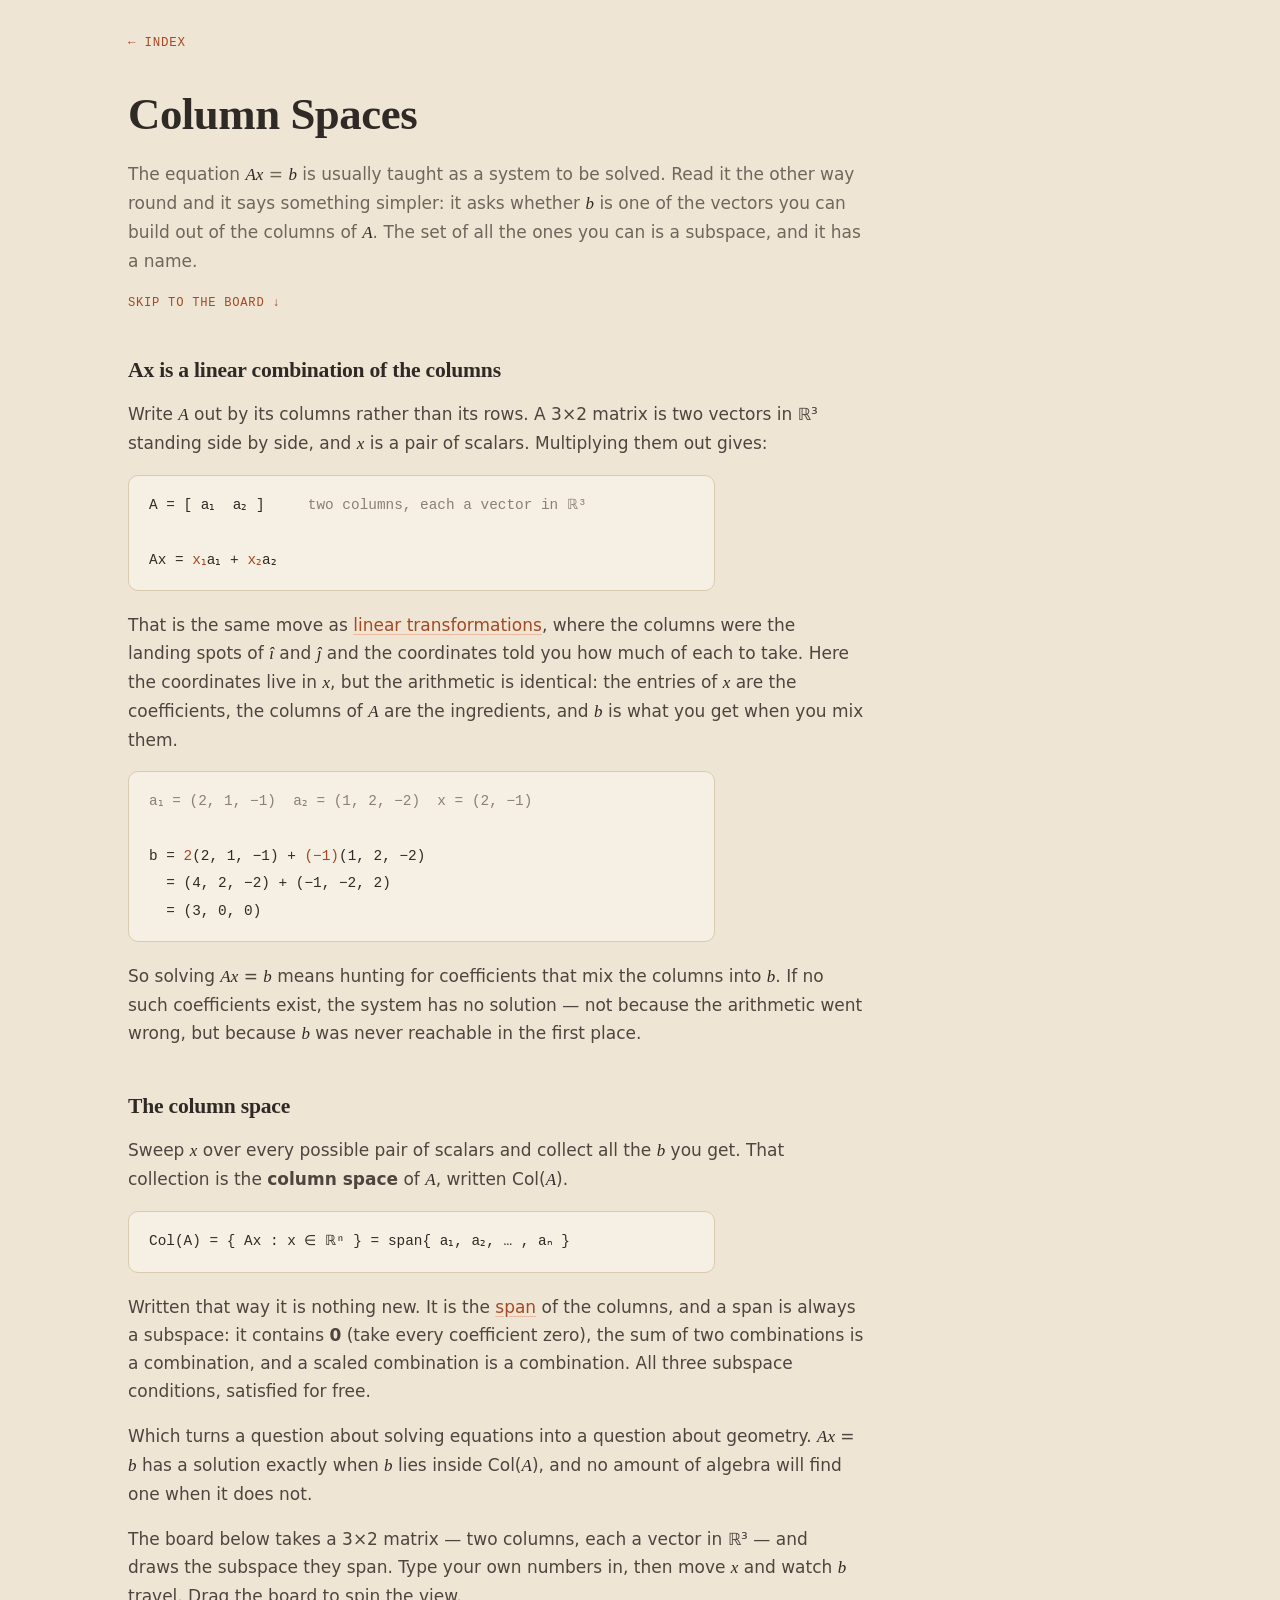
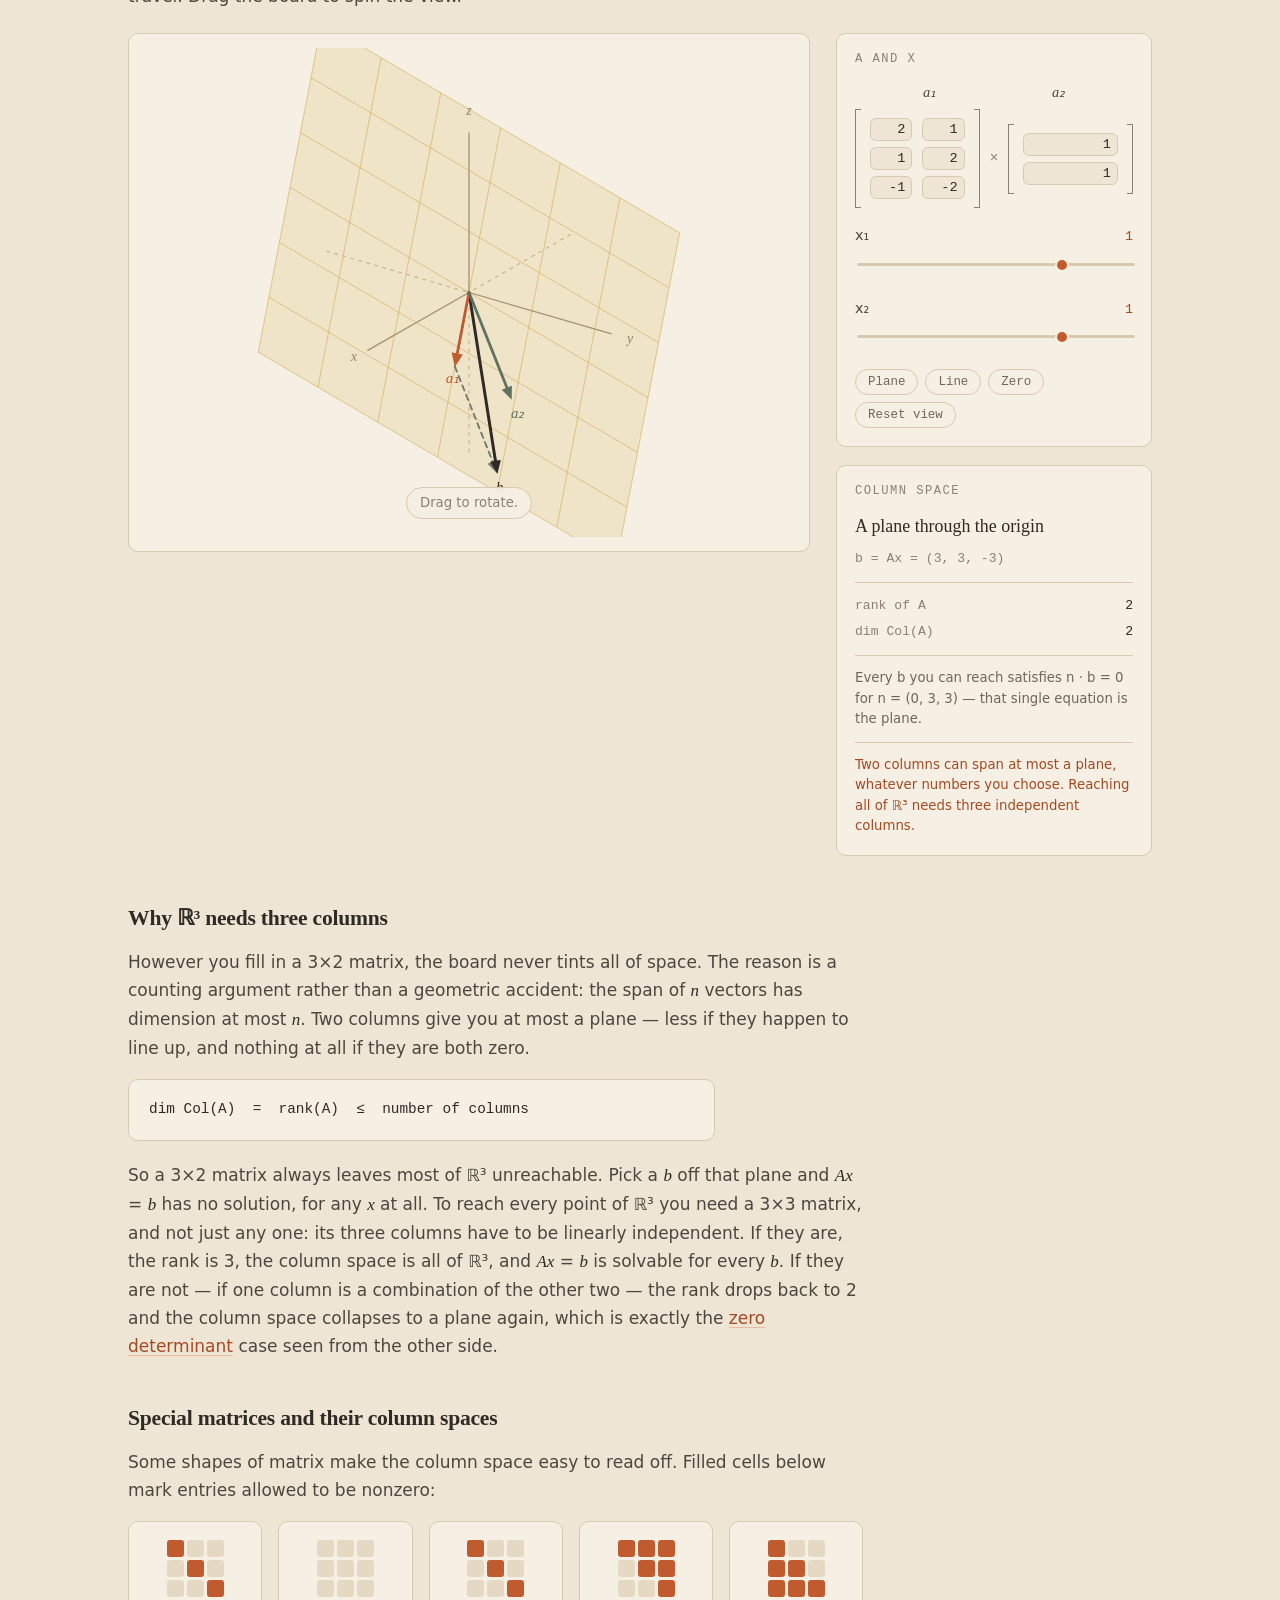
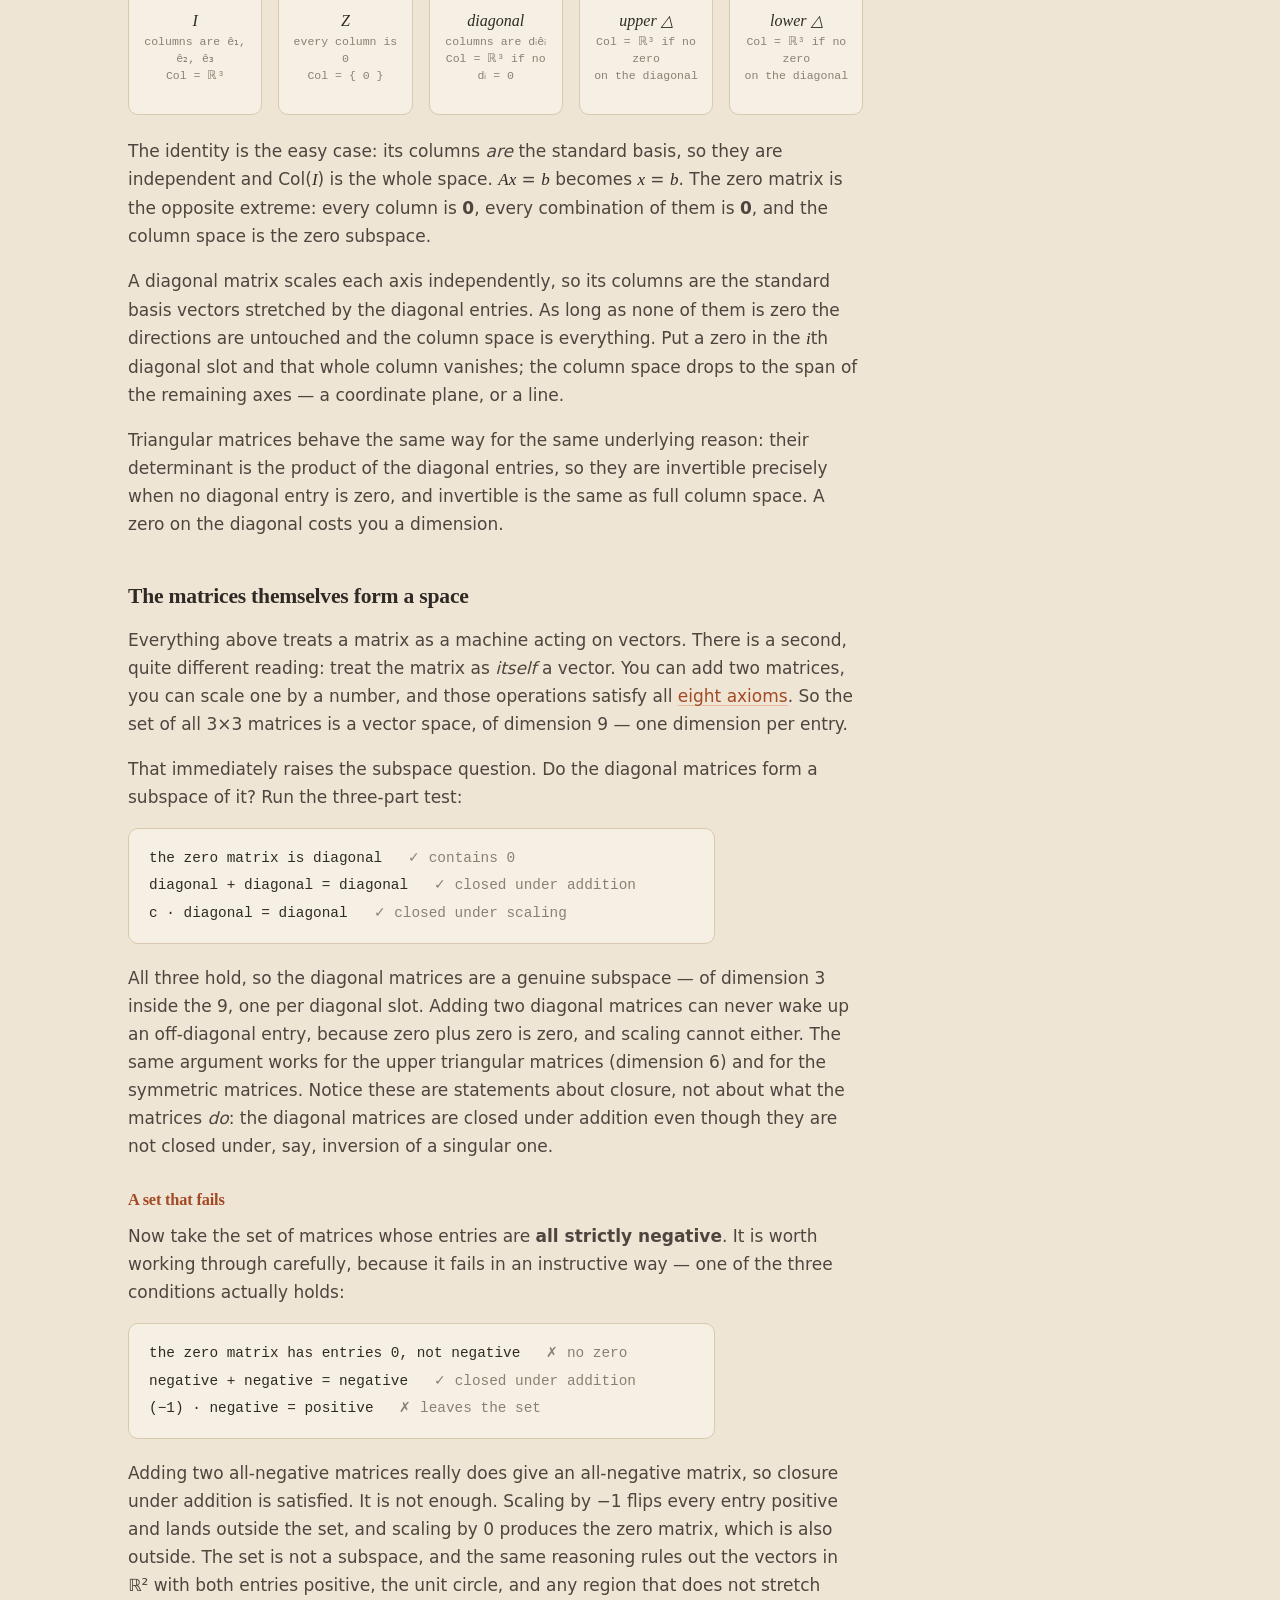
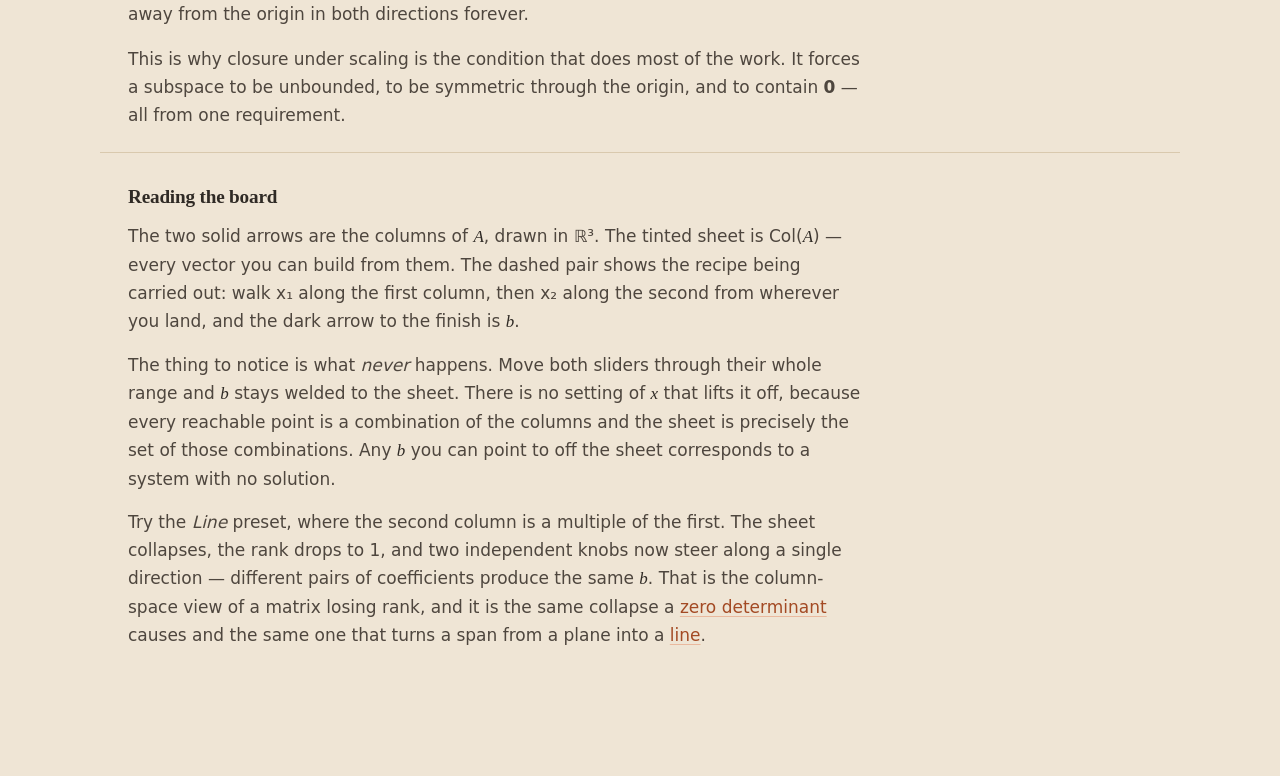
<file: linear-algebra/column-spaces/index.html>
<!doctype html>
<html lang="en">
  <head>
    <meta charset="utf-8" />
    <meta name="viewport" content="width=device-width, initial-scale=1" />
    <title>Column Spaces — math-viz</title>
    <meta
      name="description"
      content="Ax = b reads as a linear combination of the columns of A. The set of every b you can reach is the column space."
    />
    <link rel="stylesheet" href="../../assets/theme.css" />
    <link
      rel="icon"
      href="data:image/svg+xml,<svg xmlns='http://www.w3.org/2000/svg' viewBox='0 0 32 32'><rect width='32' height='32' rx='7' fill='%23efe5d5'/><circle cx='16' cy='16' r='7.5' fill='none' stroke='%23bf5b2e' stroke-width='2.5'/></svg>"
    />
    <style>
      /* ---- explainer prose ---- */
      .jump {
        display: inline-block;
        margin-top: 18px;
        font-family: var(--font-mono);
        font-size: 0.76rem;
        letter-spacing: 0.06em;
        text-transform: uppercase;
        text-decoration: none;
      }
      .jump:hover {
        text-decoration: underline;
        text-underline-offset: 3px;
      }
      .explainer {
        padding-block: 10px 6px;
      }
      .explainer > section + section {
        margin-top: 46px;
      }
      .explainer h2 {
        font-size: 1.35rem;
        margin-bottom: 16px;
      }
      .explainer h3 {
        font-size: 1.02rem;
        margin: 30px 0 12px;
        color: var(--clay-600);
      }
      .explainer p {
        max-width: var(--measure);
        margin: 0 0 17px;
      }
      .sym {
        font-family: var(--font-display);
        font-style: italic;
        color: var(--ink-900);
      }
      .calc {
        font-family: var(--font-mono);
        font-size: 0.9rem;
        line-height: 1.9;
        color: var(--ink-900);
        background: var(--sand-100);
        border: var(--border);
        border-radius: var(--radius);
        padding: 16px 20px;
        margin: 0 0 20px;
        max-width: var(--measure);
        overflow-x: auto;
      }
      .calc .muted {
        color: var(--ink-400);
      }
      .calc b {
        color: var(--clay-600);
        font-weight: 500;
      }

      /* ---- special-matrix patterns ---- */
      .patterns {
        display: grid;
        grid-template-columns: repeat(auto-fit, minmax(128px, 1fr));
        gap: 16px;
        max-width: var(--measure);
        margin: 0 0 22px;
        padding: 0;
        list-style: none;
      }
      .pat-card {
        background: var(--sand-100);
        border: var(--border);
        border-radius: var(--radius);
        padding: 15px 12px 13px;
        text-align: center;
      }
      .pat {
        display: inline-grid;
        grid-template-columns: repeat(3, 17px);
        gap: 3px;
        margin-bottom: 11px;
      }
      .pat span {
        width: 17px;
        height: 17px;
        border-radius: 3px;
        background: var(--sand-300);
      }
      .pat span.on {
        background: var(--clay-500);
      }
      .pat-name {
        font-family: var(--font-display);
        font-style: italic;
        font-size: 1rem;
        color: var(--ink-900);
        display: block;
      }
      .pat-col {
        font-family: var(--font-mono);
        font-size: 0.72rem;
        color: var(--ink-400);
        margin-top: 5px;
        line-height: 1.45;
      }

      /* ---- board ---- */
      .board-wrap {
        position: relative;
      }
      #board {
        touch-action: none;
        cursor: grab;
      }
      #board.dragging {
        cursor: grabbing;
      }
      .axis-line {
        stroke: var(--axis-line);
        stroke-width: 1.4;
      }
      .axis-neg {
        stroke: var(--sand-500);
        stroke-width: 1.2;
        stroke-dasharray: 4 5;
      }
      .axis-tag {
        font-family: var(--font-display);
        font-style: italic;
        font-size: 15px;
        fill: var(--ink-400);
        text-anchor: middle;
        dominant-baseline: middle;
      }
      .plane-grid {
        stroke: var(--ochre, #c99a2e);
        stroke-width: 1;
        stroke-opacity: 0.5;
        fill: none;
      }
      .vlabel {
        font-family: var(--font-display);
        font-style: italic;
        font-size: 16px;
        text-anchor: middle;
        dominant-baseline: middle;
        pointer-events: none;
      }
      .hint {
        position: absolute;
        left: 50%;
        bottom: 18px;
        transform: translateX(-50%);
        margin: 0;
        font-size: 0.83rem;
        color: var(--ink-400);
        background: rgba(246, 239, 227, 0.92);
        border: var(--border);
        border-radius: 999px;
        padding: 4px 13px;
        pointer-events: none;
        white-space: nowrap;
      }
      .hint[hidden] {
        display: none;
      }

      /* ---- controls ---- */
      .matrix {
        display: inline-grid;
        position: relative;
        padding: 9px 15px;
        gap: 6px 10px;
        font-family: var(--font-mono);
        font-size: 0.86rem;
        color: var(--ink-900);
        width: 100%;
      }
      .matrix--3x2 {
        grid-template-columns: repeat(2, minmax(0, 1fr));
      }
      .matrix--2x1 {
        grid-template-columns: minmax(0, 1fr);
      }
      .matrix::before,
      .matrix::after {
        content: "";
        position: absolute;
        top: 0;
        bottom: 0;
        width: 6px;
        border: 1.5px solid var(--ink-400);
      }
      .matrix::before {
        left: 0;
        border-right: none;
      }
      .matrix::after {
        right: 0;
        border-left: none;
      }
      .matrix input {
        text-align: right;
        padding: 3px 6px;
      }
      .colhead {
        display: grid;
        grid-template-columns: repeat(2, minmax(0, 1fr));
        gap: 10px;
        padding: 0 15px;
        margin-bottom: 5px;
      }
      .colhead span {
        font-family: var(--font-display);
        font-style: italic;
        font-size: 0.9rem;
        text-align: center;
      }
      .ax-row {
        display: grid;
        grid-template-columns: 1fr auto 1fr;
        align-items: center;
        gap: 10px;
      }
      .ax-times {
        font-family: var(--font-mono);
        color: var(--ink-400);
        font-size: 0.9rem;
      }
      .control {
        margin-bottom: 14px;
      }
      .control-row {
        display: flex;
        justify-content: space-between;
        align-items: baseline;
        margin-bottom: 4px;
      }
      .control label {
        font-size: 0.9rem;
        color: var(--ink-700);
      }
      .control output {
        font-family: var(--font-mono);
        font-size: 0.84rem;
        color: var(--clay-600);
      }
      .verdict {
        font-family: var(--font-display);
        font-size: 1.12rem;
        color: var(--ink-900);
        margin: 0 0 6px;
      }
      .stats {
        display: grid;
        grid-template-columns: 1fr auto;
        gap: 5px 12px;
        font-family: var(--font-mono);
        font-size: 0.82rem;
        color: var(--ink-400);
        border-top: var(--border);
        padding-top: 12px;
        margin-top: 12px;
      }
      .stats span:nth-child(even) {
        color: var(--ink-900);
        text-align: right;
      }
      .note {
        font-size: 0.83rem;
        color: var(--ink-500);
        line-height: 1.55;
        margin: 12px 0 0;
        border-top: var(--border);
        padding-top: 12px;
      }
      .note--warn {
        color: var(--clay-600);
      }
      .btnrow {
        display: flex;
        flex-wrap: wrap;
        gap: 7px;
        margin-top: 12px;
      }
    </style>
  </head>
  <body>
    <nav class="topbar page"><a href="../../">&larr; Index</a></nav>

    <header class="intro page">
      <h1>Column Spaces</h1>
      <p>
        The equation <span class="sym">A</span><span class="sym">x</span> =
        <span class="sym">b</span> is usually taught as a system to be solved.
        Read it the other way round and it says something simpler: it asks
        whether <span class="sym">b</span> is one of the vectors you can build
        out of the columns of <span class="sym">A</span>. The set of all the
        ones you can is a subspace, and it has a name.
      </p>
      <a class="jump" href="#col-section">Skip to the board &darr;</a>
    </header>

    <div class="explainer page">
      <section>
        <h2>Ax is a linear combination of the columns</h2>
        <p>
          Write <span class="sym">A</span> out by its columns rather than its
          rows. A 3×2 matrix is two vectors in ℝ³ standing side by side, and
          <span class="sym">x</span> is a pair of scalars. Multiplying them out
          gives:
        </p>
        <div class="calc">
          A = [ a₁ &nbsp;a₂ ] &nbsp;&nbsp;&nbsp;
          <span class="muted">two columns, each a vector in ℝ³</span><br /><br />
          Ax = <b>x₁</b>a₁ + <b>x₂</b>a₂
        </div>
        <p>
          That is the same move as
          <a href="../linear-transformations/">linear transformations</a>, where
          the columns were the landing spots of
          <span class="sym">î</span> and <span class="sym">ĵ</span> and the
          coordinates told you how much of each to take. Here the coordinates
          live in <span class="sym">x</span>, but the arithmetic is identical:
          the entries of <span class="sym">x</span> are the coefficients, the
          columns of <span class="sym">A</span> are the ingredients, and
          <span class="sym">b</span> is what you get when you mix them.
        </p>
        <div class="calc">
          <span class="muted">a₁ = (2, 1, −1)&nbsp;&nbsp;a₂ = (1, 2, −2)&nbsp;&nbsp;x = (2, −1)</span><br /><br />
          b = <b>2</b>(2, 1, −1) + <b>(−1)</b>(1, 2, −2)<br />
          &nbsp;&nbsp;= (4, 2, −2) + (−1, −2, 2)<br />
          &nbsp;&nbsp;= (3, 0, 0)
        </div>
        <p>
          So solving <span class="sym">A</span><span class="sym">x</span> =
          <span class="sym">b</span> means hunting for coefficients that mix the
          columns into <span class="sym">b</span>. If no such coefficients
          exist, the system has no solution — not because the arithmetic went
          wrong, but because <span class="sym">b</span> was never reachable in
          the first place.
        </p>
      </section>

      <section>
        <h2>The column space</h2>
        <p>
          Sweep <span class="sym">x</span> over every possible pair of scalars
          and collect all the <span class="sym">b</span> you get. That
          collection is the <strong>column space</strong> of
          <span class="sym">A</span>, written Col(<span class="sym">A</span>).
        </p>
        <div class="calc">
          Col(A) = { Ax : x ∈ ℝⁿ } = span{ a₁, a₂, … , aₙ }
        </div>
        <p>
          Written that way it is nothing new. It is the
          <a href="../vector-spaces/">span</a> of the columns, and a span is
          always a subspace: it contains <strong>0</strong> (take every
          coefficient zero), the sum of two combinations is a combination, and a
          scaled combination is a combination. All three subspace conditions,
          satisfied for free.
        </p>
        <p>
          Which turns a question about solving equations into a question about
          geometry. <span class="sym">A</span><span class="sym">x</span> =
          <span class="sym">b</span> has a solution exactly when
          <span class="sym">b</span> lies inside Col(<span class="sym">A</span>),
          and no amount of algebra will find one when it does not.
        </p>
        <p>
          The board below takes a 3×2 matrix — two columns, each a vector in ℝ³
          — and draws the subspace they span. Type your own numbers in, then
          move <span class="sym">x</span> and watch
          <span class="sym">b</span> travel. Drag the board to spin the view.
        </p>
      </section>
    </div>

    <div class="stage page" id="col-section">
      <div class="plate">
        <div class="board-wrap">
          <svg
            id="board"
            viewBox="0 0 704 528"
            aria-label="Two columns of a 3 by 2 matrix in three dimensions with the subspace they span"
          >
            <g id="axes"></g>
            <g id="plane"></g>
            <g id="combo"></g>
            <g id="cols"></g>
          </svg>
          <p class="hint" id="hint">Drag to rotate.</p>
        </div>
      </div>

      <aside class="side">
        <section class="panel">
          <h2>A and x</h2>
          <div class="colhead"><span>a₁</span><span>a₂</span></div>
          <div class="ax-row">
            <div class="matrix matrix--3x2">
              <input id="m00" type="number" step="1" value="2" aria-label="a1 x" />
              <input id="m01" type="number" step="1" value="1" aria-label="a2 x" />
              <input id="m10" type="number" step="1" value="1" aria-label="a1 y" />
              <input id="m11" type="number" step="1" value="2" aria-label="a2 y" />
              <input id="m20" type="number" step="1" value="-1" aria-label="a1 z" />
              <input id="m21" type="number" step="1" value="-2" aria-label="a2 z" />
            </div>
            <span class="ax-times">×</span>
            <div class="matrix matrix--2x1">
              <input id="x0" type="number" step="0.5" value="1" aria-label="x1" />
              <input id="x1" type="number" step="0.5" value="1" aria-label="x2" />
            </div>
          </div>

          <div class="control" style="margin-top: 16px">
            <div class="control-row">
              <label for="s0">x₁</label><output id="s0-out">1</output>
            </div>
            <input id="s0" type="range" min="-2" max="2" step="0.5" value="1" />
          </div>
          <div class="control">
            <div class="control-row">
              <label for="s1">x₂</label><output id="s1-out">1</output>
            </div>
            <input id="s1" type="range" min="-2" max="2" step="0.5" value="1" />
          </div>

          <div class="btnrow">
            <button class="btn" type="button" data-preset="2,1,1,2,-1,-2">Plane</button>
            <button class="btn" type="button" data-preset="2,4,1,2,-1,-2">Line</button>
            <button class="btn" type="button" data-preset="0,0,0,0,0,0">Zero</button>
            <button class="btn" id="reset-view" type="button">Reset view</button>
          </div>
        </section>

        <section class="panel">
          <h2>Column space</h2>
          <p class="verdict" id="verdict"></p>
          <p
            style="
              font-family: var(--font-mono);
              font-size: 0.82rem;
              color: var(--ink-400);
              margin: 0;
            "
            id="bval"
          ></p>
          <div class="stats">
            <span>rank of A</span><span id="rank">2</span>
            <span>dim Col(A)</span><span id="dim">2</span>
          </div>
          <p class="note" id="note"></p>
          <p class="note note--warn">
            Two columns can span at most a plane, whatever numbers you choose.
            Reaching all of ℝ³ needs three independent columns.
          </p>
        </section>
      </aside>
    </div>

    <div class="explainer page">
      <section>
        <h2>Why ℝ³ needs three columns</h2>
        <p>
          However you fill in a 3×2 matrix, the board never tints all of space.
          The reason is a counting argument rather than a geometric accident:
          the span of <span class="sym">n</span> vectors has dimension at most
          <span class="sym">n</span>. Two columns give you at most a plane —
          less if they happen to line up, and nothing at all if they are both
          zero.
        </p>
        <div class="calc">
          dim Col(A) &nbsp;=&nbsp; rank(A) &nbsp;≤&nbsp; number of columns
        </div>
        <p>
          So a 3×2 matrix always leaves most of ℝ³ unreachable. Pick a
          <span class="sym">b</span> off that plane and
          <span class="sym">A</span><span class="sym">x</span> =
          <span class="sym">b</span> has no solution, for any
          <span class="sym">x</span> at all. To reach every point of ℝ³ you need
          a 3×3 matrix, and not just any one: its three columns have to be
          linearly independent. If they are, the rank is 3, the column space is
          all of ℝ³, and
          <span class="sym">A</span><span class="sym">x</span> =
          <span class="sym">b</span> is solvable for every
          <span class="sym">b</span>. If they are not — if one column is a
          combination of the other two — the rank drops back to 2 and the column
          space collapses to a plane again, which is exactly the
          <a href="../linear-transformations/">zero determinant</a> case seen
          from the other side.
        </p>
      </section>

      <section>
        <h2>Special matrices and their column spaces</h2>
        <p>
          Some shapes of matrix make the column space easy to read off. Filled
          cells below mark entries allowed to be nonzero:
        </p>

        <ul class="patterns">
          <li class="pat-card">
            <div class="pat" role="img" aria-label="Identity pattern: nonzero on the diagonal only">
              <span class="on"></span><span></span><span></span>
              <span></span><span class="on"></span><span></span>
              <span></span><span></span><span class="on"></span>
            </div>
            <span class="pat-name">I</span>
            <p class="pat-col">columns are ê₁, ê₂, ê₃<br />Col = ℝ³</p>
          </li>
          <li class="pat-card">
            <div class="pat" role="img" aria-label="Zero matrix pattern: every entry zero">
              <span></span><span></span><span></span>
              <span></span><span></span><span></span>
              <span></span><span></span><span></span>
            </div>
            <span class="pat-name">Z</span>
            <p class="pat-col">every column is 0<br />Col = { 0 }</p>
          </li>
          <li class="pat-card">
            <div class="pat" role="img" aria-label="Diagonal pattern: nonzero on the diagonal only">
              <span class="on"></span><span></span><span></span>
              <span></span><span class="on"></span><span></span>
              <span></span><span></span><span class="on"></span>
            </div>
            <span class="pat-name">diagonal</span>
            <p class="pat-col">columns are dᵢêᵢ<br />Col = ℝ³ if no dᵢ = 0</p>
          </li>
          <li class="pat-card">
            <div class="pat" role="img" aria-label="Upper triangular pattern: nonzero on and above the diagonal">
              <span class="on"></span><span class="on"></span><span class="on"></span>
              <span></span><span class="on"></span><span class="on"></span>
              <span></span><span></span><span class="on"></span>
            </div>
            <span class="pat-name">upper △</span>
            <p class="pat-col">Col = ℝ³ if no zero<br />on the diagonal</p>
          </li>
          <li class="pat-card">
            <div class="pat" role="img" aria-label="Lower triangular pattern: nonzero on and below the diagonal">
              <span class="on"></span><span></span><span></span>
              <span class="on"></span><span class="on"></span><span></span>
              <span class="on"></span><span class="on"></span><span class="on"></span>
            </div>
            <span class="pat-name">lower △</span>
            <p class="pat-col">Col = ℝ³ if no zero<br />on the diagonal</p>
          </li>
        </ul>

        <p>
          The identity is the easy case: its columns
          <em>are</em> the standard basis, so they are independent and
          Col(<span class="sym">I</span>) is the whole space.
          <span class="sym">A</span><span class="sym">x</span> =
          <span class="sym">b</span> becomes
          <span class="sym">x</span> = <span class="sym">b</span>. The zero
          matrix is the opposite extreme: every column is
          <strong>0</strong>, every combination of them is
          <strong>0</strong>, and the column space is the zero subspace.
        </p>
        <p>
          A diagonal matrix scales each axis independently, so its columns are
          the standard basis vectors stretched by the diagonal entries. As long
          as none of them is zero the directions are untouched and the column
          space is everything. Put a zero in the <span class="sym">i</span>th
          diagonal slot and that whole column vanishes; the column space drops
          to the span of the remaining axes — a coordinate plane, or a line.
        </p>
        <p>
          Triangular matrices behave the same way for the same underlying
          reason: their determinant is the product of the diagonal entries, so
          they are invertible precisely when no diagonal entry is zero, and
          invertible is the same as full column space. A zero on the diagonal
          costs you a dimension.
        </p>
      </section>

      <section>
        <h2>The matrices themselves form a space</h2>
        <p>
          Everything above treats a matrix as a machine acting on vectors. There
          is a second, quite different reading: treat the matrix as
          <em>itself</em> a vector. You can add two matrices, you can scale one
          by a number, and those operations satisfy all
          <a href="../vector-spaces/">eight axioms</a>. So the set of all 3×3
          matrices is a vector space, of dimension 9 — one dimension per entry.
        </p>
        <p>
          That immediately raises the subspace question. Do the diagonal
          matrices form a subspace of it? Run the three-part test:
        </p>
        <div class="calc">
          the zero matrix is diagonal
          <span class="muted">&nbsp;&nbsp;✓ contains 0</span><br />
          diagonal + diagonal = diagonal
          <span class="muted">&nbsp;&nbsp;✓ closed under addition</span><br />
          c · diagonal = diagonal
          <span class="muted">&nbsp;&nbsp;✓ closed under scaling</span>
        </div>
        <p>
          All three hold, so the diagonal matrices are a genuine subspace — of
          dimension 3 inside the 9, one per diagonal slot. Adding two diagonal
          matrices can never wake up an off-diagonal entry, because zero plus
          zero is zero, and scaling cannot either. The same argument works for
          the upper triangular matrices (dimension 6) and for the symmetric
          matrices. Notice these are statements about closure, not about what
          the matrices <em>do</em>: the diagonal matrices are closed under
          addition even though they are not closed under, say, inversion of a
          singular one.
        </p>

        <h3>A set that fails</h3>
        <p>
          Now take the set of matrices whose entries are
          <strong>all strictly negative</strong>. It is worth working through
          carefully, because it fails in an instructive way — one of the three
          conditions actually holds:
        </p>
        <div class="calc">
          the zero matrix has entries 0, not negative
          <span class="muted">&nbsp;&nbsp;✗ no zero</span><br />
          negative + negative = negative
          <span class="muted">&nbsp;&nbsp;✓ closed under addition</span><br />
          (−1) · negative = positive
          <span class="muted">&nbsp;&nbsp;✗ leaves the set</span>
        </div>
        <p>
          Adding two all-negative matrices really does give an all-negative
          matrix, so closure under addition is satisfied. It is not enough.
          Scaling by −1 flips every entry positive and lands outside the set,
          and scaling by 0 produces the zero matrix, which is also outside. The
          set is not a subspace, and the same reasoning rules out the vectors in
          ℝ² with both entries positive, the unit circle, and any region that
          does not stretch away from the origin in both directions forever.
        </p>
        <p>
          This is why closure under scaling is the condition that does most of
          the work. It forces a subspace to be unbounded, to be symmetric
          through the origin, and to contain
          <strong>0</strong> — all from one requirement.
        </p>
      </section>
    </div>

    <section class="notes page">
      <h2>Reading the board</h2>
      <p>
        The two solid arrows are the columns of <span class="sym">A</span>,
        drawn in ℝ³. The tinted sheet is Col(<span class="sym">A</span>) — every
        vector you can build from them. The dashed pair shows the recipe being
        carried out: walk x₁ along the first column, then x₂ along the second
        from wherever you land, and the dark arrow to the finish is
        <span class="sym">b</span>.
      </p>
      <p>
        The thing to notice is what <em>never</em> happens. Move both sliders
        through their whole range and <span class="sym">b</span> stays welded to
        the sheet. There is no setting of <span class="sym">x</span> that lifts
        it off, because every reachable point is a combination of the columns
        and the sheet is precisely the set of those combinations. Any
        <span class="sym">b</span> you can point to off the sheet corresponds to
        a system with no solution.
      </p>
      <p>
        Try the <em>Line</em> preset, where the second column is a multiple of
        the first. The sheet collapses, the rank drops to 1, and two independent
        knobs now steer along a single direction — different pairs of
        coefficients produce the same <span class="sym">b</span>. That is the
        column-space view of a matrix losing rank, and it is the same collapse a
        <a href="../linear-transformations/">zero determinant</a> causes and the
        same one that turns a span from a plane into a
        <a href="../vector-spaces/">line</a>.
      </p>
    </section>

    <script>
      (function () {
        "use strict";

        const $ = (id) => document.getElementById(id);
        const CLAY = "#bf5b2e", SAGE = "#5f7161", OCHRE = "#c99a2e";
        const CX = 352, CY = 264, S = 44;
        const AXIS = 4.3;

        let yaw = 0.62, pitch = 0.42;

        // --- small vector helpers -------------------------------------
        const add = (a, b) => [a[0] + b[0], a[1] + b[1], a[2] + b[2]];
        const scale = (a, k) => [a[0] * k, a[1] * k, a[2] * k];
        const sub3 = (a, b) => [a[0] - b[0], a[1] - b[1], a[2] - b[2]];
        const dot = (a, b) => a[0] * b[0] + a[1] * b[1] + a[2] * b[2];
        const norm = (a) => Math.sqrt(dot(a, a));
        const cross = (a, b) => [
          a[1] * b[2] - a[2] * b[1],
          a[2] * b[0] - a[0] * b[2],
          a[0] * b[1] - a[1] * b[0],
        ];

        // Orthographic camera: a right vector and an up vector, both unit and
        // perpendicular to the view direction.
        function proj(p) {
          const ct = Math.cos(yaw), st = Math.sin(yaw);
          const cp = Math.cos(pitch), sp = Math.sin(pitch);
          const rgt = [-st, ct, 0];
          const up = [-sp * ct, -sp * st, cp];
          return [CX + S * dot(p, rgt), CY - S * dot(p, up)];
        }

        function arrow(p0, p1, color, w, opts) {
          const o = opts || {};
          const [x1, y1] = proj(p0);
          const [x2, y2] = proj(p1);
          const dx = x2 - x1, dy = y2 - y1;
          const len = Math.hypot(dx, dy);
          if (len < 2) return "";
          const ux = dx / len, uy = dy / len;
          const head = Math.min(14, len * 0.45);
          const hw = head * 0.42;
          const bx = x2 - ux * head, by = y2 - uy * head;
          const px = -uy, py = ux;
          const dash = o.dash ? ` stroke-dasharray="${o.dash}"` : "";
          const op = o.opacity == null ? 1 : o.opacity;
          const f = (n) => n.toFixed(1);
          return (
            `<line x1="${f(x1)}" y1="${f(y1)}" x2="${f(bx + ux)}" y2="${f(by + uy)}" ` +
            `stroke="${color}" stroke-width="${w}" stroke-opacity="${op}" ` +
            `stroke-linecap="round"${dash}/>` +
            `<path d="M${f(x2)},${f(y2)} L${f(bx + px * hw)},${f(by + py * hw)} ` +
            `L${f(bx - px * hw)},${f(by - py * hw)} Z" fill="${color}" fill-opacity="${op}"/>`
          );
        }

        const lx = (v) => Math.max(14, Math.min(690, v));
        const ly = (v) => Math.max(13, Math.min(515, v));

        const seg = (p0, p1, cls) => {
          const a = proj(p0), b = proj(p1);
          return `<line class="${cls}" x1="${a[0].toFixed(1)}" y1="${a[1].toFixed(1)}" ` +
            `x2="${b[0].toFixed(1)}" y2="${b[1].toFixed(1)}"/>`;
        };

        // --- state -----------------------------------------------------
        const ids = ["m00", "m01", "m10", "m11", "m20", "m21"];
        const readA = () => {
          const v = ids.map((i) => {
            const n = Number($(i).value);
            return Number.isNaN(n) ? 0 : Math.max(-4, Math.min(4, n));
          });
          return [
            [v[0], v[2], v[4]], // a1
            [v[1], v[3], v[5]], // a2
          ];
        };
        const readX = () => [Number($("x0").value) || 0, Number($("x1").value) || 0];

        function drawAxes() {
          let s = "";
          const ax = [
            [[AXIS, 0, 0], "x"],
            [[0, AXIS, 0], "y"],
            [[0, 0, AXIS], "z"],
          ];
          ax.forEach(([p]) => {
            s += seg(scale(p, -1), [0, 0, 0], "axis-neg");
            s += seg([0, 0, 0], p, "axis-line");
          });
          ax.forEach(([p, name]) => {
            const t = proj(scale(p, 1.13));
            s += `<text class="axis-tag" x="${t[0].toFixed(1)}" y="${t[1].toFixed(1)}">${name}</text>`;
          });
          $("axes").innerHTML = s;
        }

        function rankOf(a1, a2) {
          const c = cross(a1, a2);
          if (norm(c) > 1e-9) return 2;
          return norm(a1) > 1e-9 || norm(a2) > 1e-9 ? 1 : 0;
        }

        function draw() {
          const [a1, a2] = readA();
          const x = readX();
          const b = add(scale(a1, x[0]), scale(a2, x[1]));
          const r = rankOf(a1, a2);

          // The drawn patch has to be big enough to contain b, or b would look
          // as though it had escaped the subspace.
          const R = Math.max(3.4, 1.05 * Math.max(norm(a1), norm(a2), norm(b)));
          const Rc = Math.min(R, 7);

          let plane = "";
          if (r === 2) {
            // Gram-Schmidt, so the sheet is a square patch whatever the inputs.
            const e1 = scale(a1, 1 / norm(a1));
            let w = sub3(a2, scale(e1, dot(a2, e1)));
            const e2 = scale(w, 1 / norm(w));
            const corner = (s, t) => add(scale(e1, s), scale(e2, t));
            const c1 = proj(corner(-Rc, -Rc)), c2 = proj(corner(Rc, -Rc));
            const c3 = proj(corner(Rc, Rc)), c4 = proj(corner(-Rc, Rc));
            plane +=
              `<path d="M${c1[0].toFixed(1)},${c1[1].toFixed(1)} L${c2[0].toFixed(1)},${c2[1].toFixed(1)} ` +
              `L${c3[0].toFixed(1)},${c3[1].toFixed(1)} L${c4[0].toFixed(1)},${c4[1].toFixed(1)} Z" ` +
              `fill="${OCHRE}" fill-opacity="0.15"/>`;
            for (let i = -3; i <= 3; i++) {
              const u = (i * Rc) / 3;
              plane += `<polyline class="plane-grid" points="${
                [proj(corner(u, -Rc)), proj(corner(u, Rc))]
                  .map((p) => `${p[0].toFixed(1)},${p[1].toFixed(1)}`)
                  .join(" ")
              }"/>`;
              plane += `<polyline class="plane-grid" points="${
                [proj(corner(-Rc, u)), proj(corner(Rc, u))]
                  .map((p) => `${p[0].toFixed(1)},${p[1].toFixed(1)}`)
                  .join(" ")
              }"/>`;
            }
          } else if (r === 1) {
            const d = norm(a1) > 1e-9 ? a1 : a2;
            const e = scale(d, 1 / norm(d));
            const p0 = scale(e, -Rc), p1 = scale(e, Rc);
            const q0 = proj(p0), q1 = proj(p1);
            plane +=
              `<line x1="${q0[0].toFixed(1)}" y1="${q0[1].toFixed(1)}" x2="${q1[0].toFixed(1)}" ` +
              `y2="${q1[1].toFixed(1)}" stroke="${OCHRE}" stroke-width="15" ` +
              `stroke-opacity="0.2" stroke-linecap="round"/>` +
              `<line x1="${q0[0].toFixed(1)}" y1="${q0[1].toFixed(1)}" x2="${q1[0].toFixed(1)}" ` +
              `y2="${q1[1].toFixed(1)}" stroke="${OCHRE}" stroke-width="1.6" ` +
              `stroke-opacity="0.85" stroke-dasharray="7 6"/>`;
          } else {
            const o = proj([0, 0, 0]);
            plane +=
              `<circle cx="${o[0]}" cy="${o[1]}" r="8" fill="${OCHRE}" fill-opacity="0.3"/>` +
              `<circle cx="${o[0]}" cy="${o[1]}" r="4" fill="${OCHRE}"/>`;
          }
          $("plane").innerHTML = plane;

          // the recipe, walked out
          const step1 = scale(a1, x[0]);
          let combo =
            arrow([0, 0, 0], step1, CLAY, 2, { dash: "6 5", opacity: 0.9 }) +
            arrow(step1, b, SAGE, 2, { dash: "6 5", opacity: 0.9 }) +
            arrow([0, 0, 0], b, "#2f2a25", 3.2);
          const bt = proj(scale(b, norm(b) ? 1 + 0.42 / norm(b) : 1));
          if (norm(b) > 0.05)
            combo += `<text class="vlabel" x="${lx(bt[0]).toFixed(1)}" y="${ly(bt[1]).toFixed(1)}" ` +
              `fill="#2f2a25">b</text>`;
          $("combo").innerHTML = combo;

          let cols = arrow([0, 0, 0], a1, CLAY, 3) + arrow([0, 0, 0], a2, SAGE, 3);
          [[a1, "a₁", CLAY], [a2, "a₂", SAGE]].forEach(([v, name, c]) => {
            if (norm(v) < 0.05) return;
            const t = proj(scale(v, 1 + 0.42 / norm(v)));
            cols += `<text class="vlabel" x="${lx(t[0]).toFixed(1)}" y="${ly(t[1]).toFixed(1)}" ` +
              `fill="${c}">${name}</text>`;
          });
          $("cols").innerHTML = cols;

          // --- readouts ---
          const f2 = (n) => (Number.isInteger(n) ? String(n) : n.toFixed(1));
          $("bval").textContent =
            `b = Ax = (${f2(b[0])}, ${f2(b[1])}, ${f2(b[2])})`;
          $("rank").textContent = r;
          $("dim").textContent = r;
          if (r === 2) {
            const n = cross(a1, a2);
            $("verdict").textContent = "A plane through the origin";
            $("note").textContent =
              `Every b you can reach satisfies n · b = 0 for n = (${f2(n[0])}, ${f2(n[1])}, ${f2(n[2])}) — that single equation is the plane.`;
          } else if (r === 1) {
            $("verdict").textContent = "A line through the origin";
            $("note").textContent =
              "The two columns point along one direction, so the second buys nothing. The rank is 1 and different choices of x give the same b.";
          } else {
            $("verdict").textContent = "Just the origin";
            $("note").textContent =
              "Both columns are zero, so every combination of them is the zero vector. Ax = b is solvable only for b = 0.";
          }
        }

        // --- rotate by dragging ---------------------------------------
        let drag = null;
        const board = $("board");
        board.addEventListener("pointerdown", (e) => {
          drag = { x: e.clientX, y: e.clientY };
          board.setPointerCapture(e.pointerId);
          board.classList.add("dragging");
          $("hint").hidden = true;
        });
        board.addEventListener("pointermove", (e) => {
          if (!drag) return;
          yaw += (e.clientX - drag.x) * 0.009;
          pitch = Math.max(-1.45, Math.min(1.45, pitch + (e.clientY - drag.y) * 0.009));
          drag = { x: e.clientX, y: e.clientY };
          drawAxes();
          draw();
        });
        const stop = () => {
          drag = null;
          board.classList.remove("dragging");
        };
        board.addEventListener("pointerup", stop);
        board.addEventListener("pointercancel", stop);

        // --- wiring ----------------------------------------------------
        ids.forEach((i) => $(i).addEventListener("input", draw));
        [["s0", "x0"], ["s1", "x1"]].forEach(([sl, box]) => {
          $(sl).addEventListener("input", () => {
            $(box).value = $(sl).value;
            $(sl + "-out").textContent = $(sl).value;
            draw();
          });
          $(box).addEventListener("input", () => {
            const n = Number($(box).value);
            if ($(box).value === "" || Number.isNaN(n)) return;
            $(sl).value = Math.max(-2, Math.min(2, n));
            $(sl + "-out").textContent = $(sl).value;
            draw();
          });
        });
        document.querySelectorAll("[data-preset]").forEach((btn) => {
          btn.addEventListener("click", () => {
            const v = btn.dataset.preset.split(",");
            ids.forEach((id, k) => ($(id).value = v[k]));
            draw();
          });
        });
        $("reset-view").addEventListener("click", () => {
          yaw = 0.62;
          pitch = 0.42;
          drawAxes();
          draw();
        });

        drawAxes();
        draw();
      })();
    </script>
  </body>
</html>
</file>
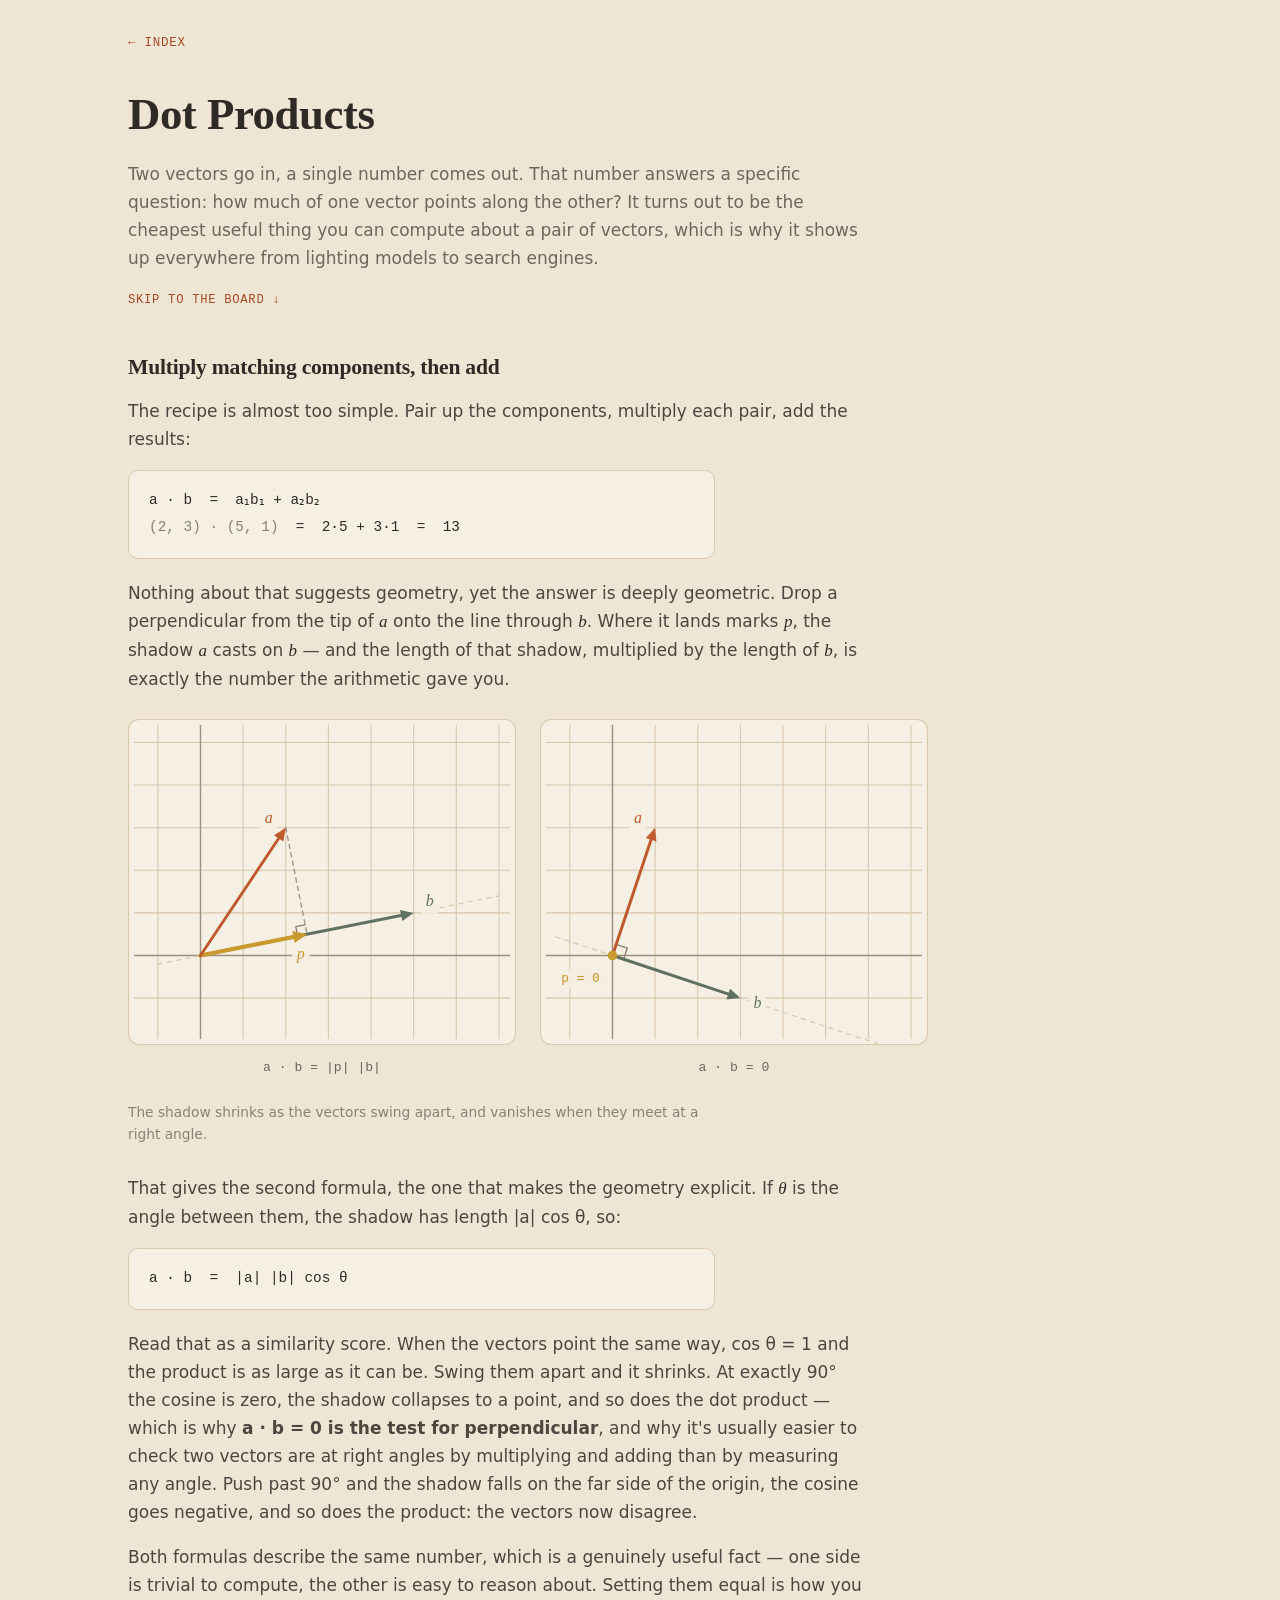
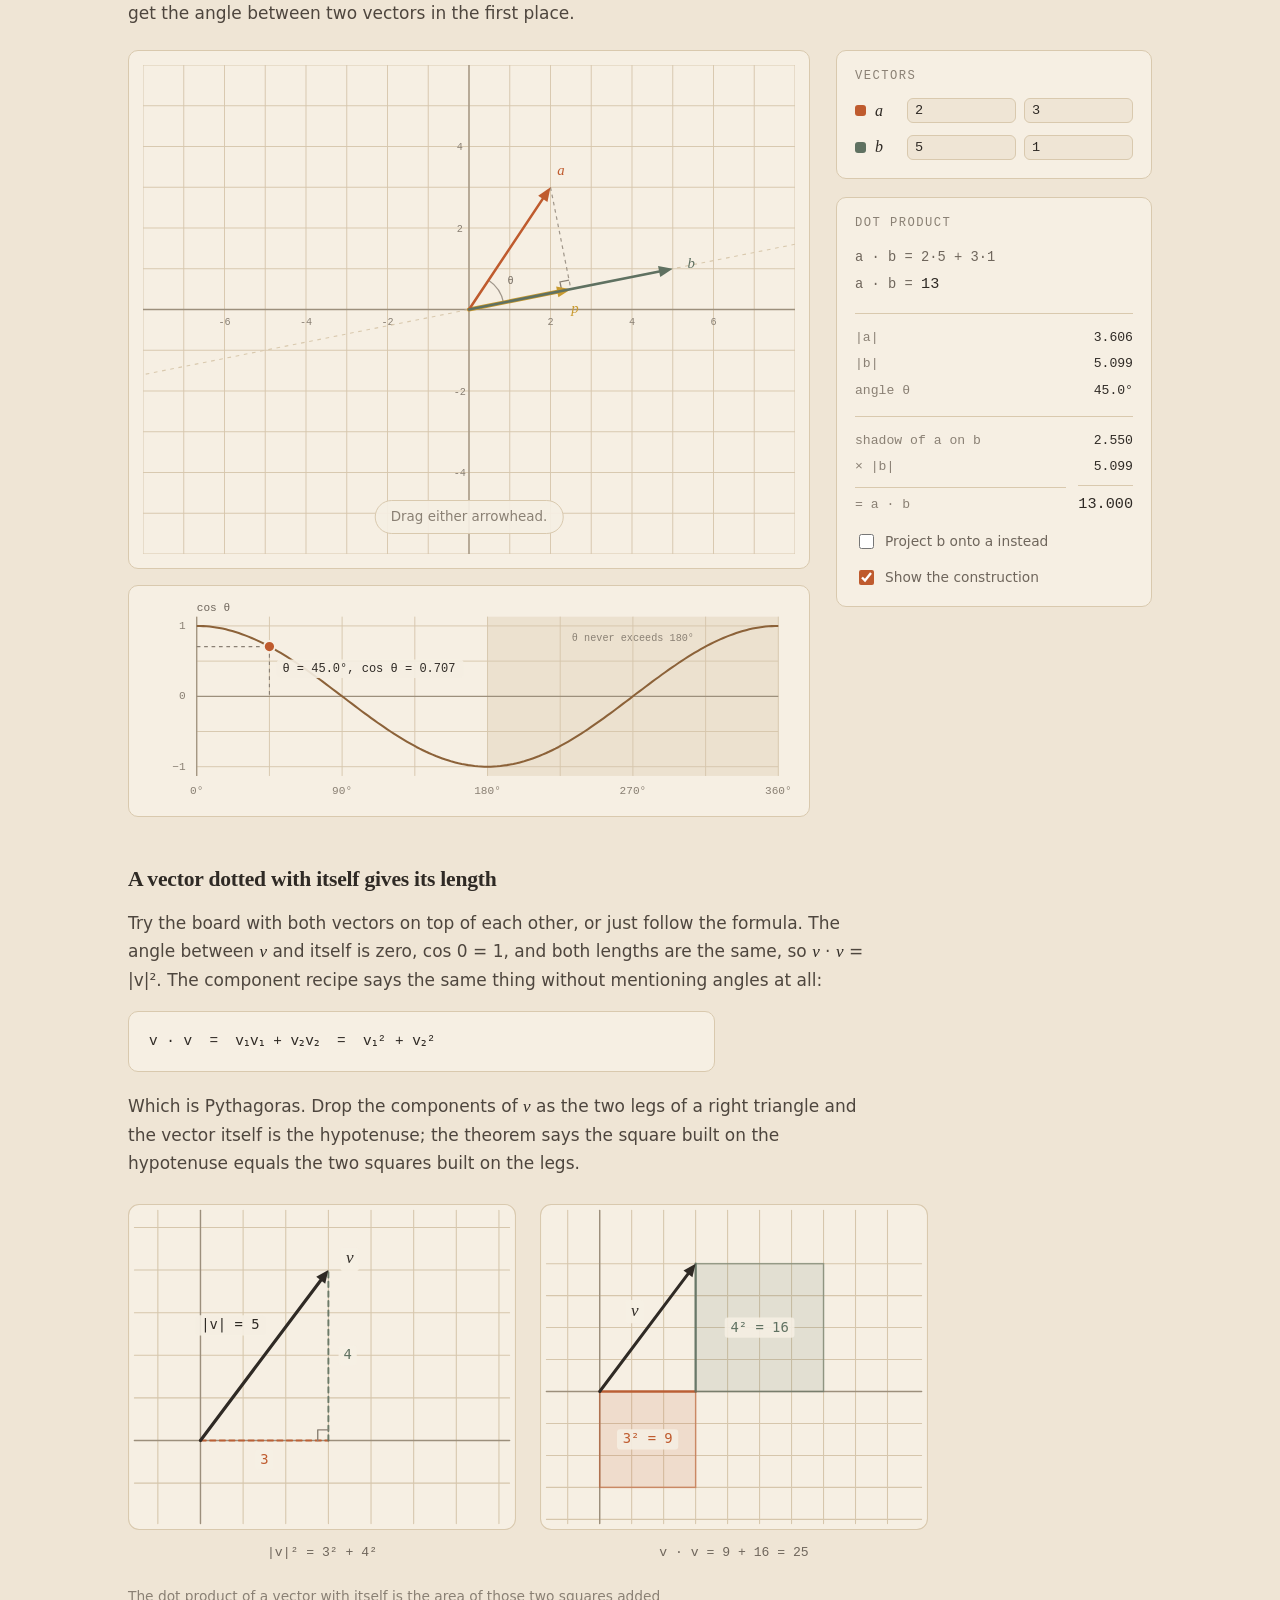
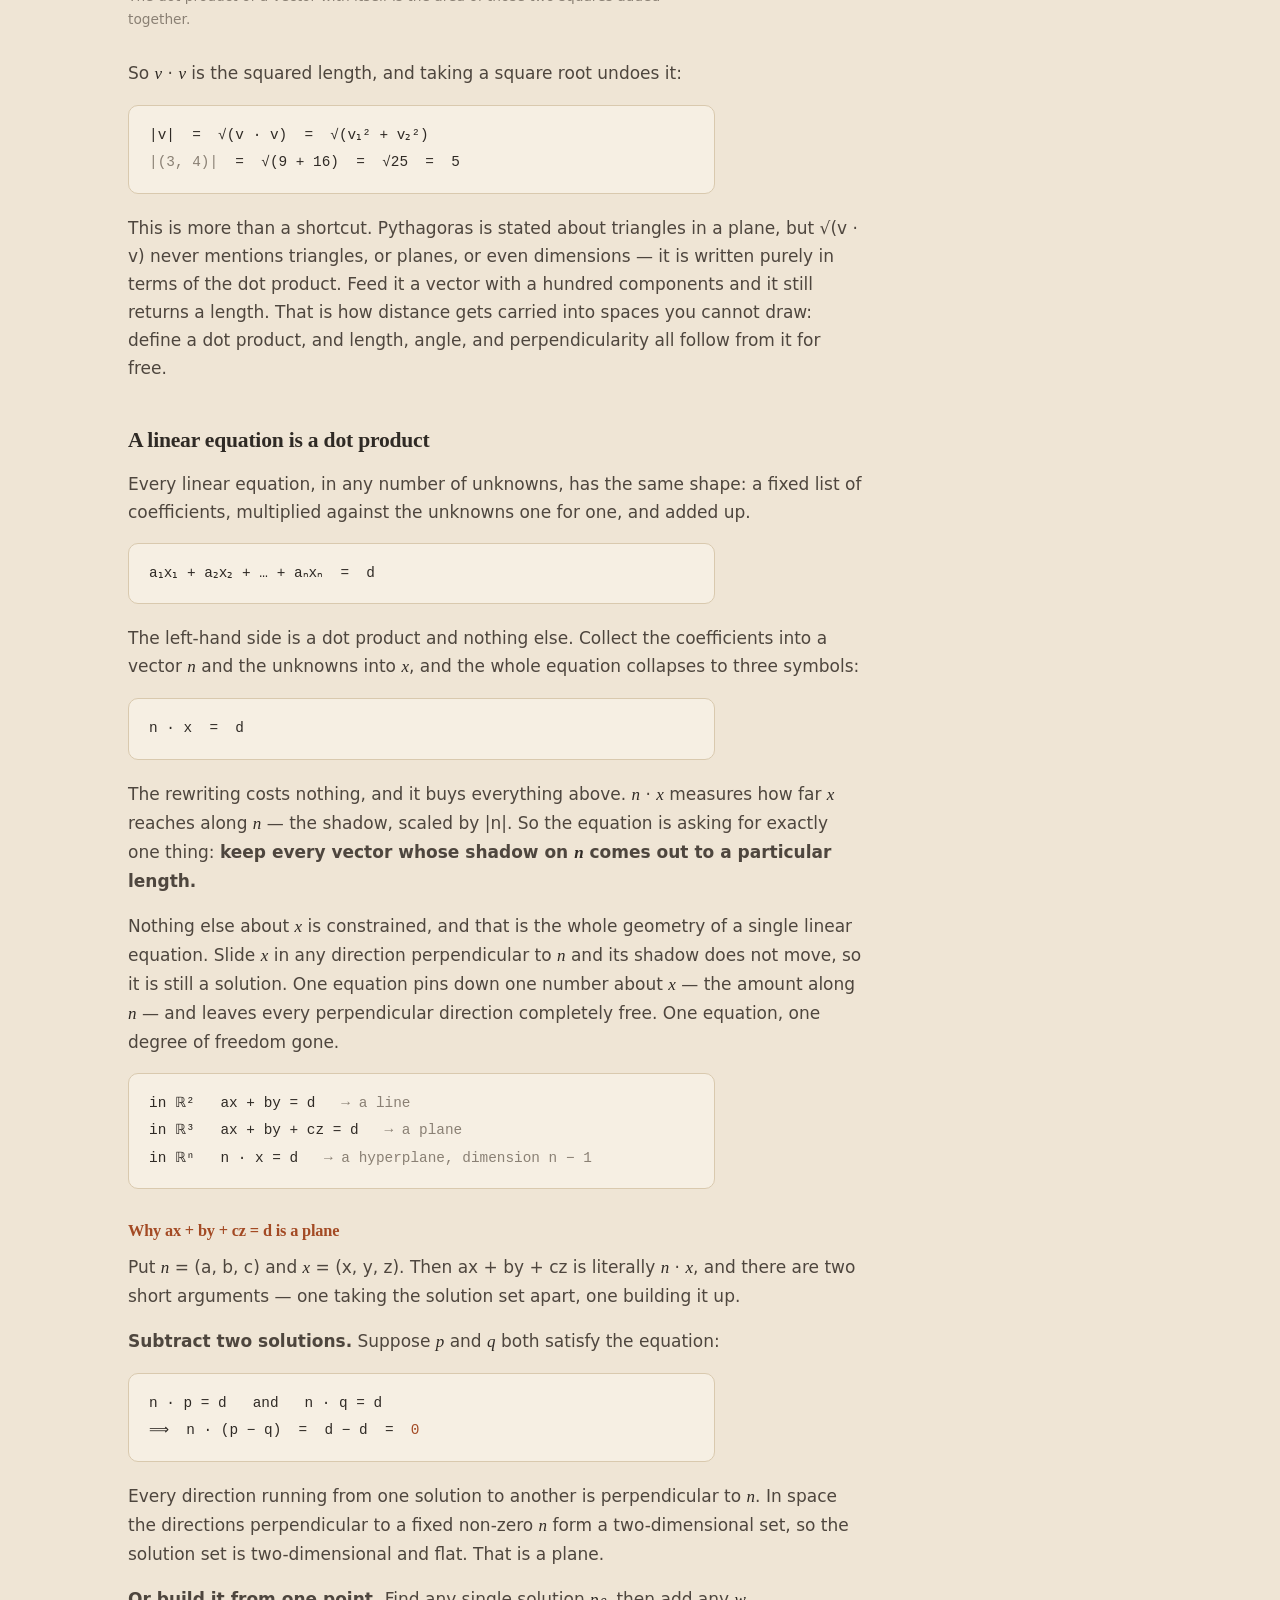
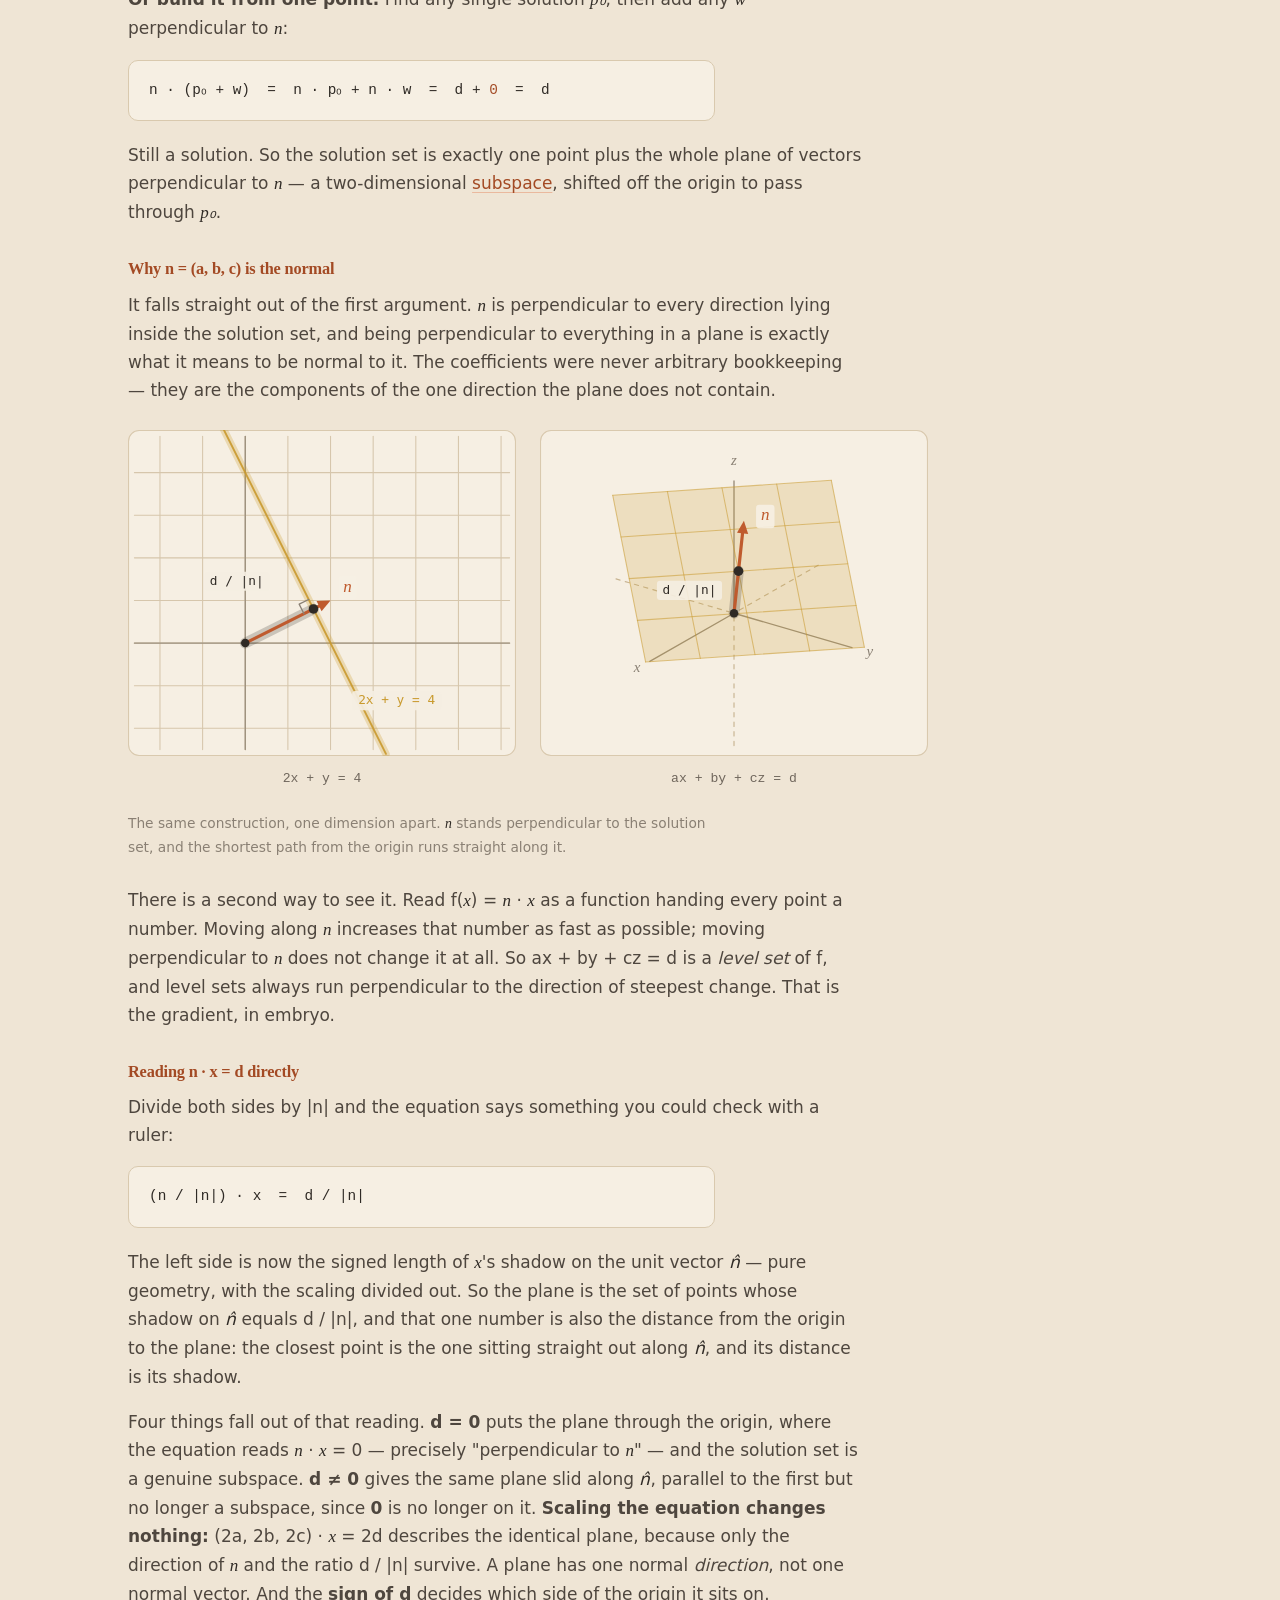
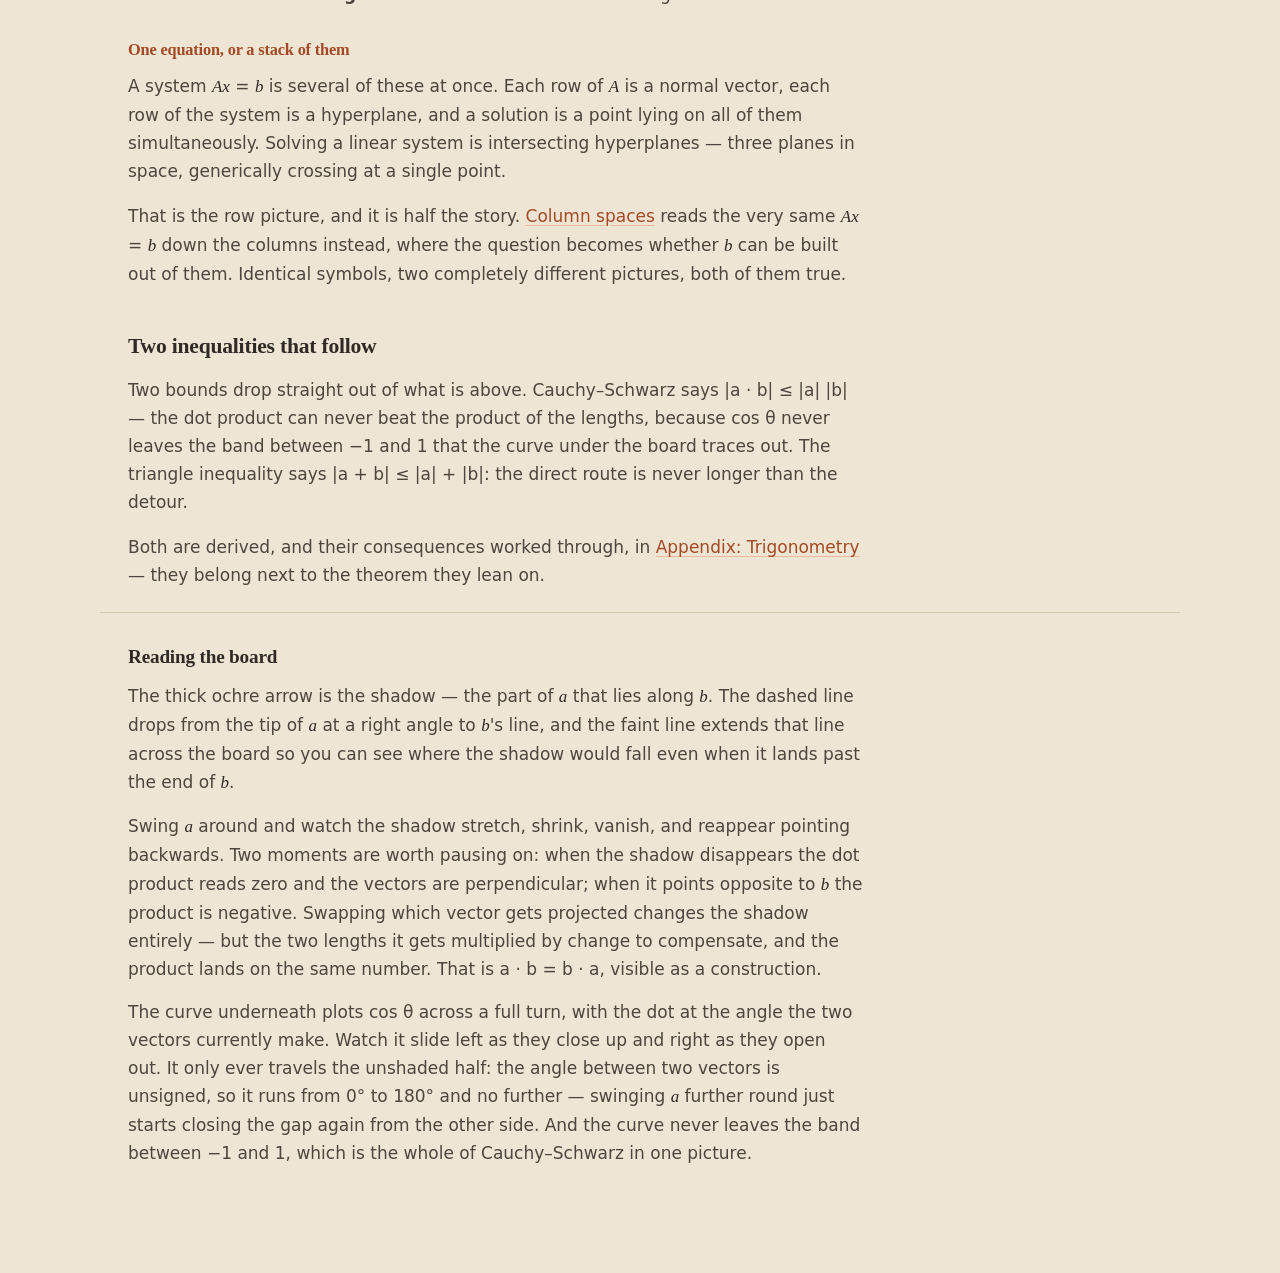
<file: linear-algebra/dot-products/index.html>
<!doctype html>
<html lang="en">
  <head>
    <meta charset="utf-8" />
    <meta name="viewport" content="width=device-width, initial-scale=1" />
    <title>Dot Products — math-viz</title>
    <meta
      name="description"
      content="What the dot product measures: one vector's shadow on another, scaled by that other's length."
    />
    <link rel="stylesheet" href="../../assets/theme.css" />
    <link
      rel="icon"
      href="data:image/svg+xml,<svg xmlns='http://www.w3.org/2000/svg' viewBox='0 0 32 32'><rect width='32' height='32' rx='7' fill='%23efe5d5'/><circle cx='16' cy='16' r='7.5' fill='none' stroke='%23bf5b2e' stroke-width='2.5'/></svg>"
    />
    <style>
      /* ---- explainer prose ---- */
      .jump {
        display: inline-block;
        margin-top: 18px;
        font-family: var(--font-mono);
        font-size: 0.76rem;
        letter-spacing: 0.06em;
        text-transform: uppercase;
        text-decoration: none;
      }
      .jump:hover {
        text-decoration: underline;
        text-underline-offset: 3px;
      }

      .explainer {
        padding-block: 10px 6px;
      }
      .explainer > section + section {
        margin-top: 46px;
      }
      .explainer h2 {
        font-size: 1.35rem;
        margin-bottom: 16px;
      }
      .explainer h3 {
        font-size: 1.02rem;
        margin: 32px 0 12px;
        color: var(--clay-600);
      }
      .muted-note {
        color: var(--ink-400);
      }
      .explainer p {
        max-width: var(--measure);
        margin: 0 0 17px;
      }
      .explainer figure {
        margin: 26px 0 28px;
        max-width: 800px;
      }
      .explainer figure img {
        display: block;
        width: 100%;
        height: auto;
      }
      .two-up {
        display: grid;
        grid-template-columns: 1fr 1fr;
        gap: 8px 24px;
      }
      .two-up figcaption {
        grid-column: 1 / -1;
      }
      .fig-cap {
        font-family: var(--font-mono);
        font-size: 0.82rem;
        color: var(--ink-500);
        text-align: center;
        margin: 12px 0 0 !important;
      }
      .explainer figcaption {
        max-width: var(--measure);
        margin-top: 14px;
        font-size: 0.86rem;
        color: var(--ink-400);
      }
      @media (max-width: 660px) {
        .two-up {
          grid-template-columns: 1fr;
          gap: 18px;
        }
      }

      .sym {
        font-family: var(--font-display);
        font-style: italic;
        color: var(--ink-900);
      }

      /* A displayed calculation, in the prose column. */
      .calc {
        font-family: var(--font-mono);
        font-size: 0.9rem;
        line-height: 1.9;
        color: var(--ink-900);
        background: var(--sand-100);
        border: var(--border);
        border-radius: var(--radius);
        padding: 16px 20px;
        margin: 0 0 20px;
        max-width: var(--measure);
        overflow-x: auto;
      }
      .calc .muted {
        color: var(--ink-400);
      }

      /* Terms carried through a substitution. */
      .calc b {
        color: var(--clay-600);
        font-weight: 500;
      }

      /* ---- board ---- */
      .board-col {
        display: flex;
        flex-direction: column;
        gap: 16px;
        min-width: 0;
      }
      .board-wrap {
        position: relative;
      }
      #cosplot {
        display: block;
        width: 100%;
        height: auto;
      }
      /* Anchoring is set in CSS, so each variant needs its own class —
         a text-anchor attribute would lose to the class rule. */
      .ctick {
        font-family: var(--font-mono);
        font-size: 12px;
        fill: var(--ink-400);
        text-anchor: middle;
      }
      .ctick-y {
        font-family: var(--font-mono);
        font-size: 12px;
        fill: var(--ink-400);
        text-anchor: end;
        dominant-baseline: middle;
      }
      .cnote {
        font-family: var(--font-mono);
        font-size: 11px;
        fill: var(--ink-400);
        text-anchor: middle;
      }
      .clabel {
        font-family: var(--font-mono);
        font-size: 12px;
        fill: var(--ink-500);
      }
      .creadout {
        font-family: var(--font-mono);
        font-size: 13px;
        fill: var(--ink-900);
        dominant-baseline: middle;
      }
      #board {
        touch-action: none;
      }
      #grid line {
        stroke: var(--grid-line);
        stroke-width: 1;
      }
      #axes .axis {
        stroke: var(--axis-line);
        stroke-width: 1.4;
      }
      .tick {
        font-family: var(--font-mono);
        font-size: 11px;
        fill: var(--ink-400);
        text-anchor: middle;
      }
      .vlabel {
        font-family: var(--font-display);
        font-style: italic;
        font-size: 16px;
        text-anchor: middle;
        dominant-baseline: middle;
        pointer-events: none;
      }
      .anglelabel {
        font-family: var(--font-mono);
        font-size: 11px;
        text-anchor: middle;
        dominant-baseline: middle;
        pointer-events: none;
        fill: var(--ink-500);
      }
      .handle {
        fill: transparent;
        cursor: grab;
      }
      .handle:active {
        cursor: grabbing;
      }
      .handle-ring {
        fill: none;
        stroke-width: 1.5;
        opacity: 0;
        pointer-events: none;
        transition: opacity 110ms ease;
      }
      .handle:hover + .handle-ring,
      .handle:focus-visible + .handle-ring {
        opacity: 0.55;
      }
      .hint {
        position: absolute;
        left: 50%;
        bottom: 20px;
        transform: translateX(-50%);
        margin: 0;
        font-size: 0.84rem;
        color: var(--ink-400);
        background: rgba(246, 239, 227, 0.92);
        border: var(--border);
        border-radius: 999px;
        padding: 5px 15px;
        pointer-events: none;
        white-space: nowrap;
      }
      .hint[hidden] {
        display: none;
      }

      /* ---- panels ---- */
      .vrow {
        display: grid;
        grid-template-columns: 12px 24px 1fr 1fr;
        align-items: center;
        gap: 8px;
        margin-bottom: 10px;
      }
      .swatch {
        width: 11px;
        height: 11px;
        border-radius: 3px;
      }
      .vname {
        font-family: var(--font-display);
        font-style: italic;
        font-size: 1rem;
        color: var(--ink-900);
      }

      .sum {
        font-family: var(--font-mono);
        font-size: 0.86rem;
        line-height: 1.85;
        color: var(--ink-500);
        margin: 0 0 14px;
      }
      .sum b {
        color: var(--ink-900);
        font-weight: 500;
        font-size: 0.95rem;
      }

      .stats {
        display: grid;
        grid-template-columns: 1fr auto;
        gap: 5px 12px;
        font-family: var(--font-mono);
        font-size: 0.82rem;
        color: var(--ink-400);
        border-top: var(--border);
        padding-top: 13px;
        margin-bottom: 14px;
      }
      .stats span:nth-child(even) {
        color: var(--ink-900);
        text-align: right;
      }

      /* The three lines that spell out shadow x length = dot product. */
      .chainsum {
        border-top: var(--border);
        padding-top: 13px;
        font-family: var(--font-mono);
        font-size: 0.82rem;
        display: grid;
        grid-template-columns: 1fr auto;
        gap: 5px 12px;
        align-items: baseline;
      }
      .chainsum .lbl {
        color: var(--ink-400);
      }
      .chainsum .val {
        text-align: right;
        color: var(--ink-900);
      }
      .chainsum .total {
        border-top: 1px solid var(--sand-400);
        padding-top: 6px;
        margin-top: 2px;
      }
      .chainsum .total.val {
        font-size: 0.95rem;
      }

      .badge {
        display: inline-block;
        margin-top: 12px;
        font-family: var(--font-mono);
        font-size: 0.7rem;
        letter-spacing: 0.06em;
        text-transform: uppercase;
        color: var(--clay-600);
        border: 1px solid var(--clay-200);
        background: rgba(191, 91, 46, 0.06);
        border-radius: 999px;
        padding: 3px 10px;
      }
      .badge[hidden] {
        display: none;
      }

      .toggle {
        display: flex;
        align-items: center;
        gap: 8px;
        margin-top: 13px;
        font-size: 0.86rem;
        color: var(--ink-500);
        cursor: pointer;
      }
      .toggle input {
        accent-color: var(--clay-500);
        width: 15px;
        height: 15px;
        cursor: pointer;
        flex: none;
      }
    </style>
  </head>
  <body>
    <nav class="topbar page"><a href="../../">&larr; Index</a></nav>

    <header class="intro page">
      <h1>Dot Products</h1>
      <p>
        Two vectors go in, a single number comes out. That number answers a
        specific question: how much of one vector points along the other? It
        turns out to be the cheapest useful thing you can compute about a pair
        of vectors, which is why it shows up everywhere from lighting models to
        search engines.
      </p>
      <a class="jump" href="#board-section">Skip to the board &darr;</a>
    </header>

    <div class="explainer page">
      <section>
        <h2>Multiply matching components, then add</h2>
        <p>
          The recipe is almost too simple. Pair up the components, multiply each
          pair, add the results:
        </p>
        <div class="calc">
          a · b &nbsp;=&nbsp; a₁b₁ + a₂b₂<br />
          <span class="muted">(2, 3) · (5, 1)</span> &nbsp;=&nbsp; 2·5 + 3·1
          &nbsp;=&nbsp; 13
        </div>
        <p>
          Nothing about that suggests geometry, yet the answer is deeply
          geometric. Drop a perpendicular from the tip of
          <span class="sym">a</span> onto the line through
          <span class="sym">b</span>. Where it lands marks
          <span class="sym">p</span>, the shadow <span class="sym">a</span>
          casts on <span class="sym">b</span> — and the length of that shadow,
          multiplied by the length of <span class="sym">b</span>, is exactly the
          number the arithmetic gave you.
        </p>

        <figure class="two-up">
          <div>
            <img
              src="../../assets/figures/dot-projection.svg"
              alt="Vector a with a perpendicular dropped onto the line through b, marking the shadow p."
              width="364"
              height="306"
            />
            <p class="fig-cap">a · b = |p| |b|</p>
          </div>
          <div>
            <img
              src="../../assets/figures/dot-perpendicular.svg"
              alt="Two perpendicular vectors, where the shadow collapses to a single point at the origin."
              width="364"
              height="306"
            />
            <p class="fig-cap">a · b = 0</p>
          </div>
          <figcaption>
            The shadow shrinks as the vectors swing apart, and vanishes when
            they meet at a right angle.
          </figcaption>
        </figure>

        <p>
          That gives the second formula, the one that makes the geometry
          explicit. If <span class="sym">θ</span> is the angle between them, the
          shadow has length |a| cos θ, so:
        </p>
        <div class="calc">a · b &nbsp;=&nbsp; |a| |b| cos θ</div>
        <p>
          Read that as a similarity score. When the vectors point the same way,
          cos θ = 1 and the product is as large as it can be. Swing them apart
          and it shrinks. At exactly 90° the cosine is zero, the shadow
          collapses to a point, and so does the dot product — which is why
          <strong>a · b = 0 is the test for perpendicular</strong>, and why it's
          usually easier to check two vectors are at right angles by multiplying
          and adding than by measuring any angle. Push past 90° and the shadow
          falls on the far side of the origin, the cosine goes negative, and so
          does the product: the vectors now disagree.
        </p>
        <p>
          Both formulas describe the same number, which is a genuinely useful
          fact — one side is trivial to compute, the other is easy to reason
          about. Setting them equal is how you get the angle between two
          vectors in the first place.
        </p>
      </section>
    </div>

    <div class="stage page" id="board-section">
      <div class="board-col">
        <div class="plate">
          <div class="board-wrap">
            <svg
              id="board"
              viewBox="0 0 704 528"
              aria-label="Two vectors with the projection of one onto the other"
            >
              <g id="grid"></g>
              <g id="axes"></g>
              <g id="guide"></g>
              <g id="proj"></g>
              <g id="vectors"></g>
              <g id="handles"></g>
            </svg>
            <p class="hint" id="hint">Drag either arrowhead.</p>
          </div>
        </div>

        <div class="plate">
          <svg
            id="cosplot"
            viewBox="0 0 704 218"
            aria-label="Cosine plotted from zero to 360 degrees, with the current angle marked"
          >
            <g id="cos-static"></g>
            <g id="cos-marker"></g>
          </svg>
        </div>
      </div>

      <aside class="side">
        <section class="panel">
          <h2>Vectors</h2>
          <div class="vrow">
            <span class="swatch" style="background: var(--clay-500)"></span>
            <span class="vname">a</span>
            <input id="ax" type="number" step="1" value="2" aria-label="a x component" />
            <input id="ay" type="number" step="1" value="3" aria-label="a y component" />
          </div>
          <div class="vrow" style="margin-bottom: 0">
            <span class="swatch" style="background: #5f7161"></span>
            <span class="vname">b</span>
            <input id="bx" type="number" step="1" value="5" aria-label="b x component" />
            <input id="by" type="number" step="1" value="1" aria-label="b y component" />
          </div>
        </section>

        <section class="panel">
          <h2>Dot product</h2>
          <p class="sum" id="sum"></p>

          <div class="stats">
            <span>|a|</span><span id="alen"></span>
            <span>|b|</span><span id="blen"></span>
            <span>angle θ</span><span id="theta"></span>
          </div>

          <div class="chainsum">
            <span class="lbl" id="shadow-label">shadow of a on b</span>
            <span class="val" id="shadow"></span>
            <span class="lbl" id="times-label">× |b|</span>
            <span class="val" id="times"></span>
            <span class="lbl total" id="eq-label">= a · b</span>
            <span class="val total" id="eq"></span>
          </div>

          <span class="badge" id="perp" hidden>Perpendicular</span>

          <label class="toggle">
            <input type="checkbox" id="swap" />
            Project b onto a instead
          </label>
          <label class="toggle">
            <input type="checkbox" id="show-proj" checked />
            Show the construction
          </label>
        </section>
      </aside>
    </div>

    <div class="explainer page">
      <section>
        <h2>A vector dotted with itself gives its length</h2>
        <p>
          Try the board with both vectors on top of each other, or just follow
          the formula. The angle between <span class="sym">v</span> and itself
          is zero, cos 0 = 1, and both lengths are the same, so
          <span class="sym">v</span> · <span class="sym">v</span> = |v|². The
          component recipe says the same thing without mentioning angles at all:
        </p>
        <div class="calc">
          v · v &nbsp;=&nbsp; v₁v₁ + v₂v₂ &nbsp;=&nbsp; v₁² + v₂²
        </div>
        <p>
          Which is Pythagoras. Drop the components of
          <span class="sym">v</span> as the two legs of a right triangle and the
          vector itself is the hypotenuse; the theorem says the square built on
          the hypotenuse equals the two squares built on the legs.
        </p>

        <figure class="two-up">
          <div>
            <img
              src="../../assets/figures/length-pythagoras.svg"
              alt="The vector (3, 4) as the hypotenuse of a right triangle with legs 3 and 4."
              width="364"
              height="306"
            />
            <p class="fig-cap">|v|² = 3² + 4²</p>
          </div>
          <div>
            <img
              src="../../assets/figures/length-squares.svg"
              alt="Squares built on the two components of v, with areas 9 and 16."
              width="364"
              height="306"
            />
            <p class="fig-cap">v · v = 9 + 16 = 25</p>
          </div>
          <figcaption>
            The dot product of a vector with itself is the area of those two
            squares added together.
          </figcaption>
        </figure>

        <p>
          So <span class="sym">v</span> · <span class="sym">v</span> is the
          squared length, and taking a square root undoes it:
        </p>
        <div class="calc">
          |v| &nbsp;=&nbsp; √(v · v) &nbsp;=&nbsp; √(v₁² + v₂²)<br />
          <span class="muted">|(3, 4)|</span> &nbsp;=&nbsp; √(9 + 16)
          &nbsp;=&nbsp; √25 &nbsp;=&nbsp; 5
        </div>
        <p>
          This is more than a shortcut. Pythagoras is stated about triangles in
          a plane, but √(v · v) never mentions triangles, or planes, or even
          dimensions — it is written purely in terms of the dot product. Feed it
          a vector with a hundred components and it still returns a length. That
          is how distance gets carried into spaces you cannot draw: define a dot
          product, and length, angle, and perpendicularity all follow from it
          for free.
        </p>
      </section>

      <section>
        <h2>A linear equation is a dot product</h2>
        <p>
          Every linear equation, in any number of unknowns, has the same shape:
          a fixed list of coefficients, multiplied against the unknowns one for
          one, and added up.
        </p>
        <div class="calc">a₁x₁ + a₂x₂ + … + aₙxₙ &nbsp;=&nbsp; d</div>
        <p>
          The left-hand side is a dot product and nothing else. Collect the
          coefficients into a vector <span class="sym">n</span> and the unknowns
          into <span class="sym">x</span>, and the whole equation collapses to
          three symbols:
        </p>
        <div class="calc">n · x &nbsp;=&nbsp; d</div>
        <p>
          The rewriting costs nothing, and it buys everything above.
          <span class="sym">n</span> · <span class="sym">x</span> measures how
          far <span class="sym">x</span> reaches along
          <span class="sym">n</span> — the shadow, scaled by |n|. So the
          equation is asking for exactly one thing: <strong>keep every vector
          whose shadow on <span class="sym">n</span> comes out to a particular
          length.</strong>
        </p>
        <p>
          Nothing else about <span class="sym">x</span> is constrained, and that
          is the whole geometry of a single linear equation. Slide
          <span class="sym">x</span> in any direction perpendicular to
          <span class="sym">n</span> and its shadow does not move, so it is
          still a solution. One equation pins down one number about
          <span class="sym">x</span> — the amount along
          <span class="sym">n</span> — and leaves every perpendicular direction
          completely free. One equation, one degree of freedom gone.
        </p>
        <div class="calc">
          in ℝ² &nbsp;&nbsp;ax + by = d
          <span class="muted">&nbsp;&nbsp;→ a line</span><br />
          in ℝ³ &nbsp;&nbsp;ax + by + cz = d
          <span class="muted">&nbsp;&nbsp;→ a plane</span><br />
          in ℝⁿ &nbsp;&nbsp;n · x = d
          <span class="muted">&nbsp;&nbsp;→ a hyperplane, dimension n − 1</span>
        </div>

        <h3>Why ax + by + cz = d is a plane</h3>
        <p>
          Put <span class="sym">n</span> = (a, b, c) and
          <span class="sym">x</span> = (x, y, z). Then ax + by + cz is literally
          <span class="sym">n</span> · <span class="sym">x</span>, and there are
          two short arguments — one taking the solution set apart, one building
          it up.
        </p>
        <p>
          <strong>Subtract two solutions.</strong> Suppose
          <span class="sym">p</span> and <span class="sym">q</span> both satisfy
          the equation:
        </p>
        <div class="calc">
          n · p = d &nbsp;&nbsp;and&nbsp;&nbsp; n · q = d<br />
          ⟹ &nbsp;n · (p − q) &nbsp;=&nbsp; d − d &nbsp;=&nbsp; <b>0</b>
        </div>
        <p>
          Every direction running from one solution to another is perpendicular
          to <span class="sym">n</span>. In space the directions perpendicular
          to a fixed non-zero <span class="sym">n</span> form a two-dimensional
          set, so the solution set is two-dimensional and flat. That is a plane.
        </p>
        <p>
          <strong>Or build it from one point.</strong> Find any single solution
          <span class="sym">p₀</span>, then add any
          <span class="sym">w</span> perpendicular to
          <span class="sym">n</span>:
        </p>
        <div class="calc">
          n · (p₀ + w) &nbsp;=&nbsp; n · p₀ + n · w &nbsp;=&nbsp; d + <b>0</b>
          &nbsp;=&nbsp; d
        </div>
        <p>
          Still a solution. So the solution set is exactly one point plus the
          whole plane of vectors perpendicular to
          <span class="sym">n</span> — a two-dimensional
          <a href="../vector-spaces/">subspace</a>, shifted off the origin to
          pass through <span class="sym">p₀</span>.
        </p>

        <h3>Why n = (a, b, c) is the normal</h3>
        <p>
          It falls straight out of the first argument.
          <span class="sym">n</span> is perpendicular to every direction lying
          inside the solution set, and being perpendicular to everything in a
          plane is exactly what it means to be normal to it. The coefficients
          were never arbitrary bookkeeping — they are the components of the one
          direction the plane does not contain.
        </p>

        <figure class="two-up">
          <div>
            <img
              src="../../assets/figures/lineq-2d.svg"
              alt="The line 2x plus y equals 4 drawn in the plane, with the vector n perpendicular to it and the distance from the origin marked."
              width="364"
              height="306"
            />
            <p class="fig-cap">2x + y = 4</p>
          </div>
          <div>
            <img
              src="../../assets/figures/lineq-3d.svg"
              alt="A plane floating in space with the vector n rising perpendicular to it from the origin."
              width="364"
              height="306"
            />
            <p class="fig-cap">ax + by + cz = d</p>
          </div>
          <figcaption>
            The same construction, one dimension apart.
            <span class="sym">n</span> stands perpendicular to the solution set,
            and the shortest path from the origin runs straight along it.
          </figcaption>
        </figure>

        <p>
          There is a second way to see it. Read
          f(<span class="sym">x</span>) =
          <span class="sym">n</span> · <span class="sym">x</span> as a function
          handing every point a number. Moving along
          <span class="sym">n</span> increases that number as fast as possible;
          moving perpendicular to <span class="sym">n</span> does not change it
          at all. So ax + by + cz = d is a <em>level set</em> of f, and level
          sets always run perpendicular to the direction of steepest change.
          That is the gradient, in embryo.
        </p>

        <h3>Reading n · x = d directly</h3>
        <p>
          Divide both sides by |n| and the equation says something you could
          check with a ruler:
        </p>
        <div class="calc">(n / |n|) · x &nbsp;=&nbsp; d / |n|</div>
        <p>
          The left side is now the signed length of
          <span class="sym">x</span>'s shadow on the unit vector
          <span class="sym">n̂</span> — pure geometry, with the scaling divided
          out. So the plane is the set of points whose shadow on
          <span class="sym">n̂</span> equals d / |n|, and that one number is
          also the distance from the origin to the plane: the closest point is
          the one sitting straight out along <span class="sym">n̂</span>, and
          its distance is its shadow.
        </p>
        <p>
          Four things fall out of that reading.
          <strong>d = 0</strong> puts the plane through the origin, where the
          equation reads <span class="sym">n</span> · <span class="sym">x</span>
          = 0 — precisely "perpendicular to <span class="sym">n</span>" — and
          the solution set is a genuine subspace.
          <strong>d ≠ 0</strong> gives the same plane slid along
          <span class="sym">n̂</span>, parallel to the first but no longer a
          subspace, since <strong>0</strong> is no longer on it.
          <strong>Scaling the equation changes nothing:</strong> (2a, 2b, 2c) ·
          <span class="sym">x</span> = 2d describes the identical plane, because
          only the direction of <span class="sym">n</span> and the ratio d / |n|
          survive. A plane has one normal <em>direction</em>, not one normal
          vector. And the <strong>sign of d</strong> decides which side of the
          origin it sits on.
        </p>

        <h3>One equation, or a stack of them</h3>
        <p>
          A system <span class="sym">A</span><span class="sym">x</span> =
          <span class="sym">b</span> is several of these at once. Each row of
          <span class="sym">A</span> is a normal vector, each row of the system
          is a hyperplane, and a solution is a point lying on all of them
          simultaneously. Solving a linear system is intersecting hyperplanes —
          three planes in space, generically crossing at a single point.
        </p>
        <p>
          That is the row picture, and it is half the story.
          <a href="../column-spaces/">Column spaces</a> reads the very same
          <span class="sym">A</span><span class="sym">x</span> =
          <span class="sym">b</span> down the columns instead, where the
          question becomes whether <span class="sym">b</span> can be built out
          of them. Identical symbols, two completely different pictures, both of
          them true.
        </p>
      </section>

      <section>
        <h2>Two inequalities that follow</h2>
        <p>
          Two bounds drop straight out of what is above. Cauchy–Schwarz says
          |a · b| ≤ |a| |b| — the dot product can never beat the product of the
          lengths, because cos θ never leaves the band between −1 and 1 that the
          curve under the board traces out. The triangle inequality says
          |a + b| ≤ |a| + |b|: the direct route is never longer than the detour.
        </p>
        <p>
          Both are derived, and their consequences worked through, in
          <a href="../../appendix/trigonometry/#inequalities">Appendix:
          Trigonometry</a> — they belong next to the theorem they lean on.
        </p>
      </section>
    </div>

    <section class="notes page">
      <h2>Reading the board</h2>
      <p>
        The thick ochre arrow is the shadow — the part of
        <span class="sym">a</span> that lies along
        <span class="sym">b</span>. The dashed line drops from the tip of
        <span class="sym">a</span> at a right angle to
        <span class="sym">b</span>'s line, and the faint line extends that line
        across the board so you can see where the shadow would fall even when it
        lands past the end of <span class="sym">b</span>.
      </p>
      <p>
        Swing <span class="sym">a</span> around and watch the shadow stretch,
        shrink, vanish, and reappear pointing backwards. Two moments are worth
        pausing on: when the shadow disappears the dot product reads zero and
        the vectors are perpendicular; when it points opposite to
        <span class="sym">b</span> the product is negative. Swapping which
        vector gets projected changes the shadow entirely — but the two lengths
        it gets multiplied by change to compensate, and the product lands on the
        same number. That is a · b = b · a, visible as a construction.
      </p>
      <p>
        The curve underneath plots cos θ across a full turn, with the dot at the
        angle the two vectors currently make. Watch it slide left as they close
        up and right as they open out. It only ever travels the unshaded half:
        the angle between two vectors is unsigned, so it runs from 0° to 180°
        and no further — swinging <span class="sym">a</span> further round just
        starts closing the gap again from the other side. And the curve never
        leaves the band between −1 and 1, which is the whole of Cauchy–Schwarz
        in one picture.
      </p>
    </section>

    <script>
      (function () {
        "use strict";

        const U = 44, OX = 352, OY = 264;
        const XMIN = -8, XMAX = 8, YMIN = -6, YMAX = 6;
        const A_COLOR = "#bf5b2e", B_COLOR = "#5f7161", P_COLOR = "#c99a2e";

        const sx = (x) => OX + U * x;
        const sy = (y) => OY - U * y;
        const lx = (x) => Math.max(14, Math.min(690, x));
        const ly = (y) => Math.max(13, Math.min(517, y));
        const $ = (id) => document.getElementById(id);
        const board = $("board");

        const vec = { a: { x: 2, y: 3 }, b: { x: 5, y: 1 } };

        // Always pad to a fixed width — these are read as a column, and
        // mixing "4" with "5.099" makes the arithmetic hard to follow.
        const fmt = (n, d) => (n === 0 ? (0).toFixed(d) : n.toFixed(d));

        function arrow(x1, y1, x2, y2, color, w, opts) {
          const o = opts || {};
          const dx = x2 - x1, dy = y2 - y1;
          const len = Math.hypot(dx, dy);
          if (len < 1) return "";
          const ux = dx / len, uy = dy / len;
          const head = Math.min(15, len * 0.5);
          const hw = head * 0.4;
          const bx = x2 - ux * head, by = y2 - uy * head;
          const px = -uy, py = ux;
          const op = o.opacity == null ? 1 : o.opacity;
          const dash = o.dash ? ` stroke-dasharray="${o.dash}"` : "";
          const f = (n) => n.toFixed(1);
          return (
            `<line x1="${f(x1)}" y1="${f(y1)}" x2="${f(bx + ux * 1.5)}" ` +
            `y2="${f(by + uy * 1.5)}" stroke="${color}" stroke-width="${w}" ` +
            `stroke-opacity="${op}" stroke-linecap="round"${dash}/>` +
            `<path d="M${f(x2)},${f(y2)} L${f(bx + px * hw)},${f(by + py * hw)} ` +
            `L${f(bx - px * hw)},${f(by - py * hw)} Z" fill="${color}" ` +
            `fill-opacity="${op}"/>`
          );
        }

        function buildGrid() {
          let g = "";
          for (let x = XMIN; x <= XMAX; x++)
            g += `<line x1="${sx(x)}" y1="${sy(YMIN)}" x2="${sx(x)}" y2="${sy(YMAX)}"/>`;
          for (let y = YMIN; y <= YMAX; y++)
            g += `<line x1="${sx(XMIN)}" y1="${sy(y)}" x2="${sx(XMAX)}" y2="${sy(y)}"/>`;
          $("grid").innerHTML = g;

          let a =
            `<line class="axis" x1="${sx(XMIN)}" y1="${sy(0)}" x2="${sx(XMAX)}" y2="${sy(0)}"/>` +
            `<line class="axis" x1="${sx(0)}" y1="${sy(YMIN)}" x2="${sx(0)}" y2="${sy(YMAX)}"/>`;
          for (let x = XMIN + 2; x <= XMAX - 2; x += 2)
            if (x !== 0)
              a += `<text class="tick" x="${sx(x)}" y="${sy(0) + 17}">${x}</text>`;
          for (let y = YMIN + 2; y <= YMAX - 2; y += 2)
            if (y !== 0)
              a += `<text class="tick" x="${sx(0) - 10}" y="${sy(y) + 4}" text-anchor="end">${y}</text>`;
          $("axes").innerHTML = a;
        }

        // --- the cos θ plot under the board ---
        const CX0 = 58, CX1 = 686, CYM = 104, CAMP = 76;
        const CTOP = CYM - CAMP, CBOT = CYM + CAMP;
        const cdx = (deg) => CX0 + (deg / 360) * (CX1 - CX0);
        const cdy = (c) => CYM - c * CAMP;

        function buildCosPlot() {
          let s = "";
          // The angle between two vectors is unsigned and never exceeds 180°,
          // so the right half of the domain is unreachable from the board.
          s += `<rect x="${cdx(180)}" y="${CTOP - 10}" width="${cdx(360) - cdx(180)}" ` +
            `height="${CBOT - CTOP + 20}" fill="var(--sand-300)" opacity="0.6"/>`;
          for (let d = 0; d <= 360; d += 45)
            s += `<line x1="${cdx(d)}" y1="${CTOP - 10}" x2="${cdx(d)}" ` +
              `y2="${CBOT + 10}" stroke="var(--grid-line)" stroke-width="1"/>`;
          [-1, -0.5, 0.5, 1].forEach((c) => {
            s += `<line x1="${CX0}" y1="${cdy(c)}" x2="${CX1}" y2="${cdy(c)}" ` +
              `stroke="var(--grid-line)" stroke-width="1"/>`;
          });
          s += `<line x1="${CX0}" y1="${CYM}" x2="${CX1}" y2="${CYM}" ` +
            `stroke="var(--axis-line)" stroke-width="1.3"/>`;
          s += `<line x1="${CX0}" y1="${CTOP - 10}" x2="${CX0}" y2="${CBOT + 10}" ` +
            `stroke="var(--axis-line)" stroke-width="1.3"/>`;

          let pts = "";
          for (let d = 0; d <= 360; d += 2)
            pts += `${cdx(d).toFixed(1)},${cdy(Math.cos((d * Math.PI) / 180)).toFixed(1)} `;
          s += `<polyline points="${pts.trim()}" fill="none" stroke="#8c6239" ` +
            `stroke-width="2.2" stroke-linejoin="round"/>`;

          [0, 90, 180, 270, 360].forEach((d) => {
            s += `<text class="ctick" x="${cdx(d)}" y="${CBOT + 30}">${d}°</text>`;
          });
          [[1, "1"], [0, "0"], [-1, "−1"]].forEach(([c, t]) => {
            s += `<text class="ctick-y" x="${CX0 - 12}" y="${cdy(c)}">${t}</text>`;
          });
          s += `<text class="clabel" x="${CX0}" y="${CTOP - 16}">cos θ</text>`;
          s += `<text class="cnote" x="${(cdx(180) + cdx(360)) / 2}" ` +
            `y="${CTOP + 16}">θ never exceeds 180°</text>`;
          $("cos-static").innerHTML = s;
        }

        function drawCosMarker(thetaDeg, ok) {
          if (!ok) {
            $("cos-marker").innerHTML = "";
            return;
          }
          const c = Math.cos((thetaDeg * Math.PI) / 180);
          const x = cdx(thetaDeg), y = cdy(c);
          let s =
            `<line x1="${x.toFixed(1)}" y1="${y.toFixed(1)}" x2="${x.toFixed(1)}" ` +
            `y2="${CYM}" stroke="var(--ink-400)" stroke-width="1.2" stroke-dasharray="4 4"/>` +
            `<line x1="${CX0}" y1="${y.toFixed(1)}" x2="${x.toFixed(1)}" ` +
            `y2="${y.toFixed(1)}" stroke="var(--ink-400)" stroke-width="1.2" stroke-dasharray="4 4"/>` +
            `<circle cx="${x.toFixed(1)}" cy="${y.toFixed(1)}" r="6" fill="${A_COLOR}" ` +
            `stroke="var(--sand-100)" stroke-width="2"/>`;
          // Flip the label below the dot near the top of the plot, and to the
          // left of it near the right edge, so it always stays on the plate.
          const label = `θ = ${thetaDeg.toFixed(1)}°, cos θ = ${c.toFixed(3)}`;
          const near = x > CX1 - 210;
          const ty = y < CTOP + 28 ? y + 24 : y - 16;
          const tx = near ? x - 14 : x + 14;
          // The curve runs straight through wherever this lands, so it needs
          // a backing to stay readable.
          const lw = label.length * 7.9 + 12;
          s += `<rect x="${(near ? tx - lw + 6 : tx - 6).toFixed(1)}" ` +
            `y="${(ty - 10).toFixed(1)}" width="${lw.toFixed(1)}" height="20" rx="4" ` +
            `fill="var(--sand-100)" opacity="0.9"/>`;
          s += `<text class="creadout" x="${tx.toFixed(1)}" ` +
            `y="${ty.toFixed(1)}" text-anchor="${near ? "end" : "start"}">` +
            `${label}</text>`;
          $("cos-marker").innerHTML = s;
        }

        // Small square marking the right angle where the drop line meets the
        // projection line.
        function rightAngle(cx, cy, u1, u2, size) {
          const p = (m, n) =>
            `${(cx + m).toFixed(1)},${(cy + n).toFixed(1)}`;
          return (
            `<polyline points="${p(u1[0] * size, u1[1] * size)} ` +
            `${p((u1[0] + u2[0]) * size, (u1[1] + u2[1]) * size)} ` +
            `${p(u2[0] * size, u2[1] * size)}" fill="none" ` +
            `stroke="var(--ink-400)" stroke-width="1.4"/>`
          );
        }

        function arc(cx, cy, r, a0, a1) {
          let d = a1 - a0;
          while (d <= -Math.PI) d += 2 * Math.PI;
          while (d > Math.PI) d -= 2 * Math.PI;
          const x0 = cx + r * Math.cos(a0), y0 = cy + r * Math.sin(a0);
          const x1 = cx + r * Math.cos(a1), y1 = cy + r * Math.sin(a1);
          return (
            `<path d="M${x0.toFixed(1)} ${y0.toFixed(1)} A${r} ${r} 0 0 ` +
            `${d > 0 ? 1 : 0} ${x1.toFixed(1)} ${y1.toFixed(1)}" fill="none" ` +
            `stroke="var(--ink-400)" stroke-width="1.3" stroke-opacity="0.8"/>`
          );
        }

        function draw() {
          const swapped = $("swap").checked;
          const src = swapped ? vec.b : vec.a; // the one being projected
          const onto = swapped ? vec.a : vec.b; // the one projected onto
          const srcName = swapped ? "b" : "a";
          const ontoName = swapped ? "a" : "b";

          const dot = vec.a.x * vec.b.x + vec.a.y * vec.b.y;
          const aLen = Math.hypot(vec.a.x, vec.a.y);
          const bLen = Math.hypot(vec.b.x, vec.b.y);
          const ontoLen = Math.hypot(onto.x, onto.y);
          const srcLen = Math.hypot(src.x, src.y);

          // Signed shadow length, and the shadow vector itself.
          const shadow = ontoLen ? dot / ontoLen : 0;
          const k = ontoLen ? dot / (ontoLen * ontoLen) : 0;
          const p = { x: k * onto.x, y: k * onto.y };

          // --- the construction ---
          let guide = "", pr = "";
          if ($("show-proj").checked && ontoLen > 0) {
            // onto's line, extended right across the board
            const ux = onto.x / ontoLen, uy = onto.y / ontoLen;
            const t = 40;
            guide += `<line x1="${sx(-ux * t)}" y1="${sy(-uy * t)}" x2="${sx(ux * t)}" ` +
              `y2="${sy(uy * t)}" stroke="var(--sand-400)" stroke-width="1.2" ` +
              `stroke-dasharray="4 5"/>`;

            if (srcLen > 0) {
              // the perpendicular drop from src's tip onto that line
              guide += `<line x1="${sx(src.x)}" y1="${sy(src.y)}" x2="${sx(p.x)}" ` +
                `y2="${sy(p.y)}" stroke="var(--ink-400)" stroke-width="1.3" ` +
                `stroke-opacity="0.8" stroke-dasharray="4 4"/>`;

              const dropLen = Math.hypot(src.x - p.x, src.y - p.y);
              if (dropLen > 0.15 && Math.abs(shadow) > 0.15) {
                const d1 = [
                  (sx(src.x) - sx(p.x)) / (dropLen * U),
                  (sy(src.y) - sy(p.y)) / (dropLen * U),
                ];
                const d2 = [
                  -Math.sign(shadow) * ux,
                  Math.sign(shadow) * uy,
                ];
                guide += rightAngle(sx(p.x), sy(p.y), d1, d2, 10);
              }

              // angle arc at the origin, labelled when there is room for it
              if (aLen > 0 && bLen > 0) {
                const a0 = Math.atan2(sy(vec.a.y) - sy(0), sx(vec.a.x) - sx(0));
                const a1 = Math.atan2(sy(vec.b.y) - sy(0), sx(vec.b.x) - sx(0));
                guide += arc(sx(0), sy(0), 38, a0, a1);
                let d = a1 - a0;
                while (d <= -Math.PI) d += 2 * Math.PI;
                while (d > Math.PI) d -= 2 * Math.PI;
                if (Math.abs(d) > 0.3) {
                  const am = a0 + d / 2;
                  guide += `<text class="anglelabel" x="${(sx(0) + 54 * Math.cos(am)).toFixed(1)}" ` +
                    `y="${(sy(0) + 54 * Math.sin(am)).toFixed(1)}">θ</text>`;
                }
              }
            }
            if (Math.abs(shadow) > 1e-9) {
              pr = arrow(sx(0), sy(0), sx(p.x), sy(p.y), P_COLOR, 4.4, {});
              // Sit the label on the far side of the projection line from the
              // drop, so it never lands under the dashed perpendicular.
              const nx = -onto.y / ontoLen, ny = onto.x / ontoLen;
              const side =
                (src.x - p.x) * nx + (src.y - p.y) * ny > 0 ? -1 : 1;
              pr += `<text class="vlabel" x="${lx(sx(p.x + side * nx * 0.5))}" ` +
                `y="${ly(sy(p.y + side * ny * 0.5))}" fill="${P_COLOR}">p</text>`;
            } else if (aLen > 0 && bLen > 0) {
              // perpendicular: mark the collapsed shadow at the origin
              pr = `<circle cx="${sx(0)}" cy="${sy(0)}" r="5" fill="${P_COLOR}"/>`;
            }
          }
          $("guide").innerHTML = guide;
          $("proj").innerHTML = pr;

          // --- the two vectors ---
          let vs = "";
          [["a", vec.a, A_COLOR], ["b", vec.b, B_COLOR]].forEach(([n, v, c]) => {
            vs += arrow(sx(0), sy(0), sx(v.x), sy(v.y), c, 2.8, {});
            const len = Math.hypot(v.x, v.y) || 1;
            const ox = (v.x / len) * 0.46, oy = (v.y / len) * 0.46;
            vs += `<text class="vlabel" x="${lx(sx(v.x + ox))}" ` +
              `y="${ly(sy(v.y + oy))}" fill="${c}">${n}</text>`;
          });
          $("vectors").innerHTML = vs;

          let hs = "";
          [["a", vec.a, A_COLOR], ["b", vec.b, B_COLOR]].forEach(([n, v, c]) => {
            hs += `<circle class="handle" data-v="${n}" cx="${sx(v.x)}" cy="${sy(v.y)}" ` +
              `r="15" tabindex="0" role="button" aria-label="Drag ${n}"/>` +
              `<circle class="handle-ring" cx="${sx(v.x)}" cy="${sy(v.y)}" r="11" stroke="${c}"/>`;
          });
          $("handles").innerHTML = hs;

          // --- readouts ---
          const par = (n) => (n < 0 ? `(${n})` : `${n}`);
          $("sum").innerHTML =
            `a · b = ${par(vec.a.x)}·${par(vec.b.x)} + ` +
            `${par(vec.a.y)}·${par(vec.b.y)}<br />` +
            `a · b = <b>${dot}</b>`;

          $("alen").textContent = fmt(aLen, 3);
          $("blen").textContent = fmt(bLen, 3);
          const canAngle = aLen > 0 && bLen > 0;
          const thetaDeg = canAngle
            ? (Math.acos(Math.max(-1, Math.min(1, dot / (aLen * bLen)))) * 180) /
              Math.PI
            : 0;
          $("theta").textContent = canAngle ? fmt(thetaDeg, 1) + "°" : "—";
          drawCosMarker(thetaDeg, canAngle);

          $("shadow-label").textContent =
            `shadow of ${srcName} on ${ontoName}`;
          $("times-label").textContent = `× |${ontoName}|`;
          $("eq-label").textContent = "= a · b";
          $("shadow").textContent = ontoLen ? fmt(shadow, 3) : "—";
          $("times").textContent = ontoLen ? fmt(ontoLen, 3) : "—";
          $("eq").textContent = ontoLen ? fmt(shadow * ontoLen, 3) : "—";

          $("perp").hidden = !(dot === 0 && aLen > 0 && bLen > 0);
        }

        function syncInputs() {
          [["ax", "a", "x"], ["ay", "a", "y"], ["bx", "b", "x"], ["by", "b", "y"]]
            .forEach(([id, v, axis]) => {
              const el = $(id);
              if (document.activeElement !== el) el.value = vec[v][axis];
            });
        }

        // --- input ---
        function toBoard(evt) {
          const r = board.getBoundingClientRect();
          const scale = 704 / r.width;
          return {
            x: (evt.clientX - r.left) * scale,
            y: (evt.clientY - r.top) * scale,
          };
        }

        function snapWorld(pt) {
          return {
            x: Math.max(XMIN, Math.min(XMAX, Math.round((pt.x - OX) / U))),
            y: Math.max(YMIN, Math.min(YMAX, Math.round((OY - pt.y) / U))),
          };
        }

        let dragging = null;

        board.addEventListener("pointerdown", (e) => {
          const h = e.target.closest(".handle");
          if (!h) return;
          dragging = h.dataset.v;
          $("hint").hidden = true; // it has done its job
          h.setPointerCapture(e.pointerId);
          e.preventDefault();
        });

        board.addEventListener("pointermove", (e) => {
          if (!dragging) return;
          const p = snapWorld(toBoard(e));
          const v = vec[dragging];
          if (p.x === v.x && p.y === v.y) return;
          v.x = p.x;
          v.y = p.y;
          draw();
          syncInputs();
        });

        const endDrag = () => (dragging = null);
        board.addEventListener("pointerup", endDrag);
        board.addEventListener("pointercancel", endDrag);

        board.addEventListener("keydown", (e) => {
          const h = e.target.closest(".handle");
          if (!h) return;
          const d = {
            ArrowLeft: [-1, 0], ArrowRight: [1, 0],
            ArrowUp: [0, 1], ArrowDown: [0, -1],
          }[e.key];
          if (!d) return;
          e.preventDefault();
          const name = h.dataset.v, v = vec[name];
          v.x = Math.max(XMIN, Math.min(XMAX, v.x + d[0]));
          v.y = Math.max(YMIN, Math.min(YMAX, v.y + d[1]));
          draw();
          syncInputs();
          const again = $("handles").querySelector(`.handle[data-v="${name}"]`);
          if (again) again.focus();
        });

        [["ax", "a", "x"], ["ay", "a", "y"], ["bx", "b", "x"], ["by", "b", "y"]]
          .forEach(([id, v, axis]) => {
            $(id).addEventListener("input", () => {
              const el = $(id);
              const n = Number(el.value);
              if (el.value === "" || Number.isNaN(n)) return;
              const lim = axis === "x" ? XMAX : YMAX;
              vec[v][axis] = Math.max(-lim, Math.min(lim, n));
              draw();
            });
          });

        $("swap").addEventListener("change", draw);
        $("show-proj").addEventListener("change", draw);

        buildGrid();
        buildCosPlot();
        draw();
      })();
    </script>
  </body>
</html>
</file>
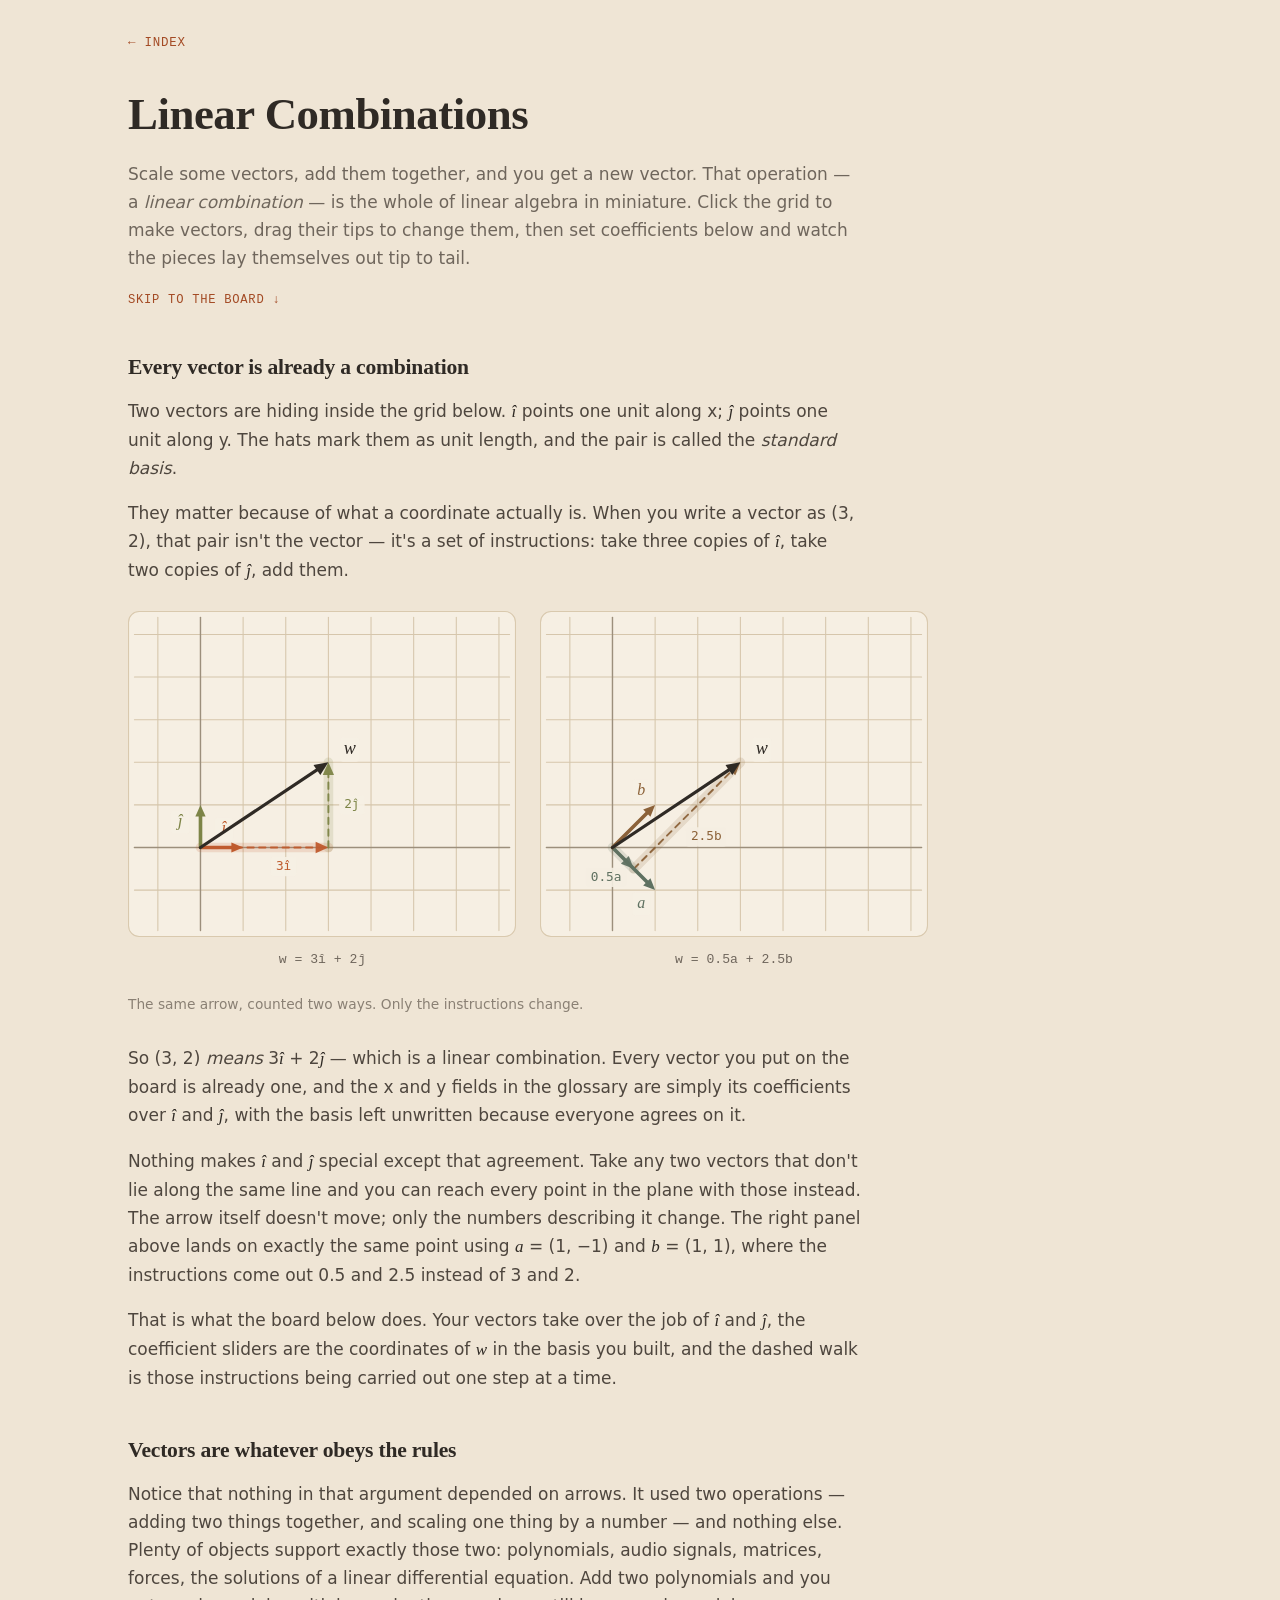
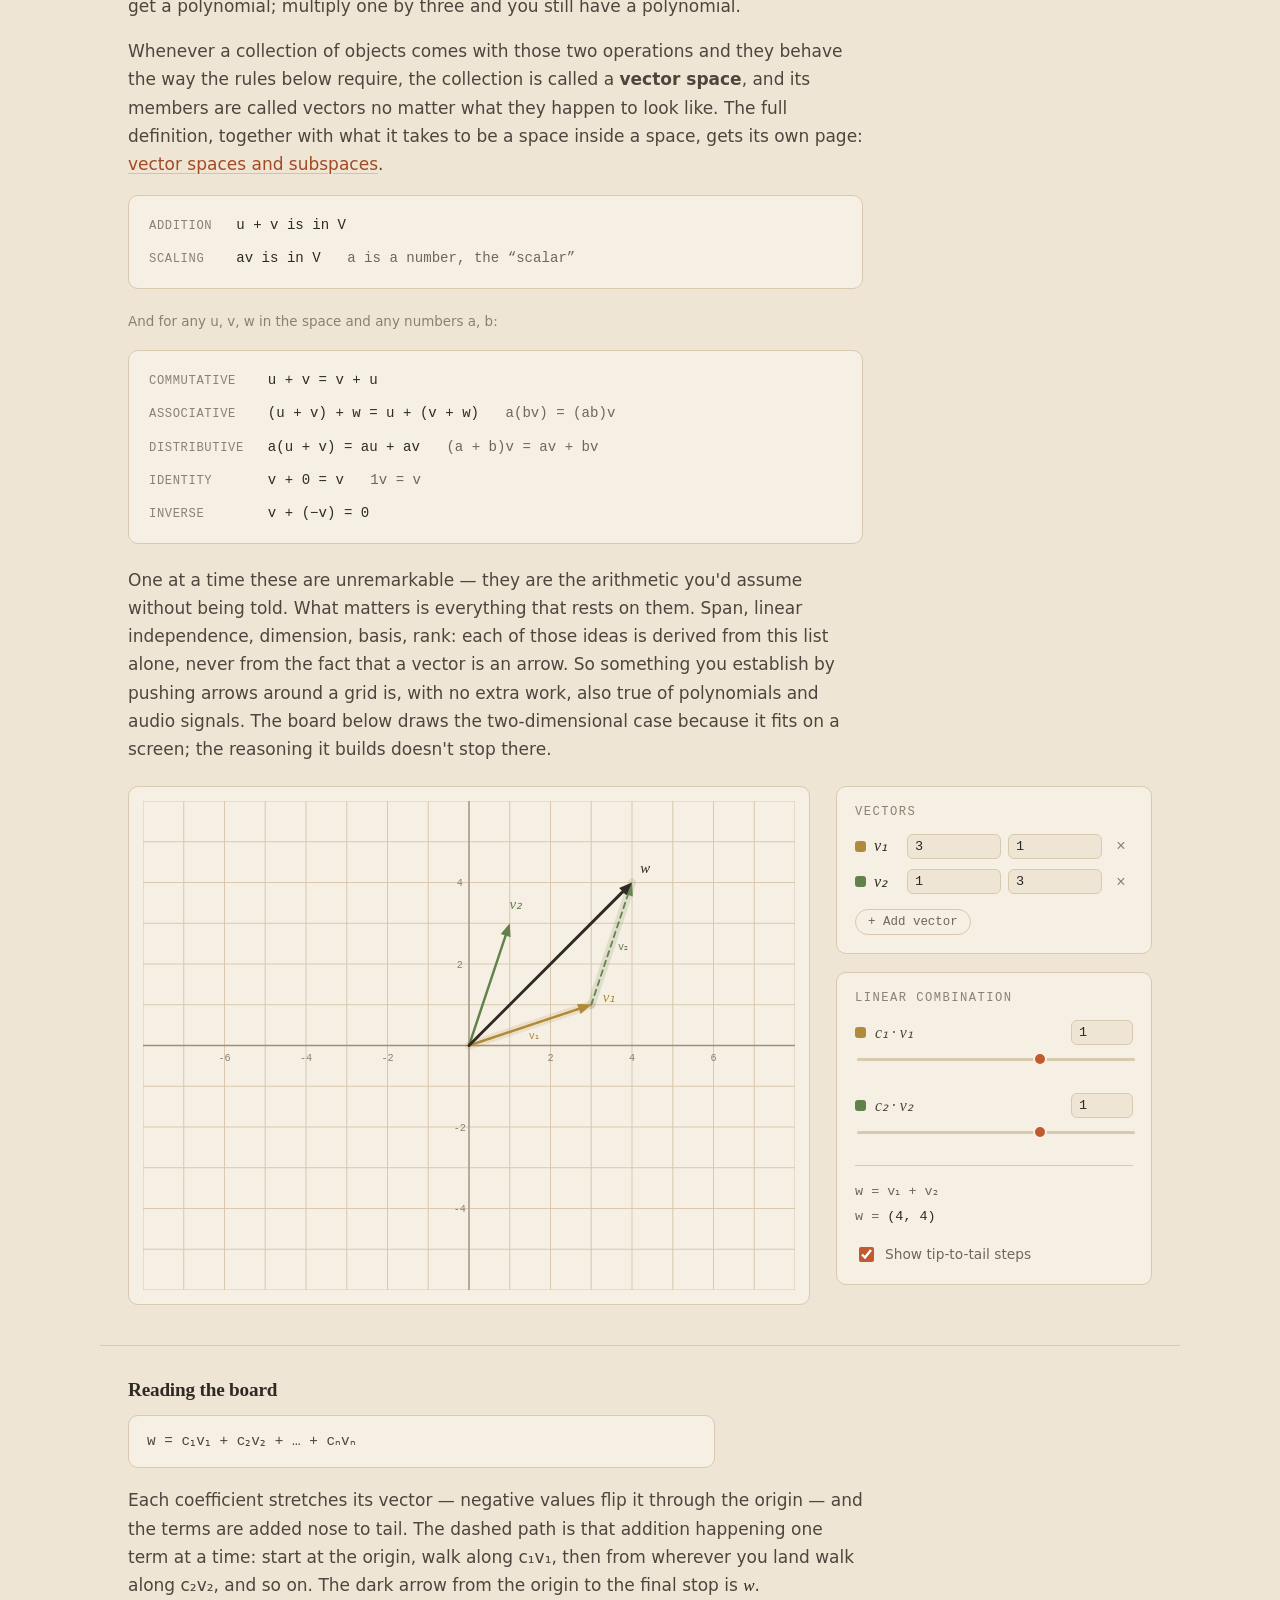
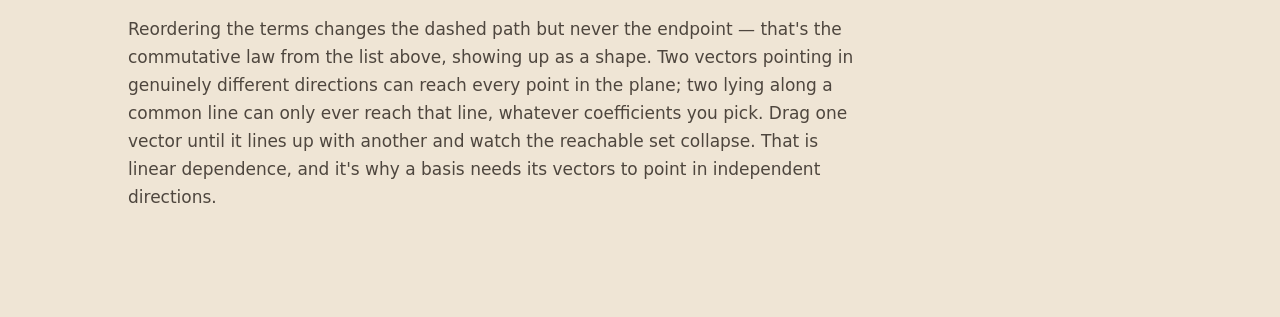
<file: linear-algebra/linear-combinations/index.html>
<!doctype html>
<html lang="en">
  <head>
    <meta charset="utf-8" />
    <meta name="viewport" content="width=device-width, initial-scale=1" />
    <title>Linear Combinations — math-viz</title>
    <meta
      name="description"
      content="Build vectors on a grid and combine them, laid out tip to tail."
    />
    <link rel="stylesheet" href="../../assets/theme.css" />
    <link
      rel="icon"
      href="data:image/svg+xml,<svg xmlns='http://www.w3.org/2000/svg' viewBox='0 0 32 32'><rect width='32' height='32' rx='7' fill='%23efe5d5'/><circle cx='16' cy='16' r='7.5' fill='none' stroke='%23bf5b2e' stroke-width='2.5'/></svg>"
    />
    <style>
      /* ---- explainer prose ---- */
      .jump {
        display: inline-block;
        margin-top: 18px;
        font-family: var(--font-mono);
        font-size: 0.76rem;
        letter-spacing: 0.06em;
        text-transform: uppercase;
        text-decoration: none;
      }
      .jump:hover {
        text-decoration: underline;
        text-underline-offset: 3px;
      }

      .explainer {
        padding-block: 10px 6px;
      }
      .explainer > section + section {
        margin-top: 46px;
      }
      .explainer h2 {
        font-size: 1.35rem;
        margin-bottom: 16px;
      }
      .explainer p {
        max-width: var(--measure);
        margin: 0 0 17px;
      }
      .explainer figure {
        margin: 26px 0 28px;
        max-width: 800px;
      }
      .explainer figure img {
        display: block;
        width: 100%;
        height: auto;
      }
      /* Two panels side by side, stacking on narrow screens so their labels
         keep a legible size instead of shrinking to fit. */
      .two-up {
        display: grid;
        grid-template-columns: 1fr 1fr;
        gap: 8px 24px;
      }
      .two-up figcaption {
        grid-column: 1 / -1;
      }
      .fig-cap {
        font-family: var(--font-mono);
        font-size: 0.82rem;
        color: var(--ink-500);
        text-align: center;
        margin: 12px 0 0 !important;
      }
      .explainer figcaption {
        max-width: var(--measure);
        margin-top: 14px;
        font-size: 0.86rem;
        color: var(--ink-400);
      }
      @media (max-width: 660px) {
        .two-up {
          grid-template-columns: 1fr;
          gap: 18px;
        }
      }
      /* Vector names in prose, matching the italic serif used in the figures. */
      .sym {
        font-family: var(--font-display);
        font-style: italic;
        color: var(--ink-900);
      }

      .rules {
        display: grid;
        grid-template-columns: max-content 1fr;
        gap: 10px 24px;
        align-items: baseline;
        max-width: var(--measure);
        margin: 0 0 22px;
        padding: 18px 20px;
        background: var(--sand-100);
        border: var(--border);
        border-radius: var(--radius);
      }
      .rules dt {
        font-family: var(--font-mono);
        font-size: 0.76rem;
        letter-spacing: 0.05em;
        text-transform: uppercase;
        color: var(--ink-400);
      }
      .rules dd {
        margin: 0;
        font-family: var(--font-mono);
        font-size: 0.88rem;
        color: var(--ink-900);
      }
      .rules dd .alt {
        display: inline-block;
        margin-left: 18px;
        color: var(--ink-500);
      }
      .rules-note {
        font-size: 0.84rem !important;
        color: var(--ink-400);
      }
      @media (max-width: 560px) {
        .rules {
          grid-template-columns: 1fr;
          gap: 4px 0;
        }
        .rules dt {
          margin-top: 10px;
        }
        .rules dd .alt {
          display: block;
          margin-left: 0;
        }
      }

      /* ---- board ---- */
      .board-wrap {
        position: relative;
      }
      #board {
        touch-action: none;
        cursor: crosshair;
      }
      #grid line {
        stroke: var(--grid-line);
        stroke-width: 1;
      }
      #axes .axis {
        stroke: var(--axis-line);
        stroke-width: 1.4;
      }
      .tick {
        font-family: var(--font-mono);
        font-size: 11px;
        fill: var(--ink-400);
        text-anchor: middle;
      }
      .vlabel {
        font-family: var(--font-display);
        font-style: italic;
        font-size: 16px;
        text-anchor: middle;
        dominant-baseline: middle;
        pointer-events: none;
      }
      .steplabel {
        font-family: var(--font-mono);
        font-size: 11px;
        text-anchor: middle;
        dominant-baseline: middle;
        pointer-events: none;
      }
      .handle {
        fill: transparent;
        cursor: grab;
      }
      .handle:active {
        cursor: grabbing;
      }
      .handle-ring {
        fill: none;
        stroke-width: 1.5;
        opacity: 0;
        pointer-events: none;
        transition: opacity 110ms ease;
      }
      .handle:hover + .handle-ring,
      .handle:focus-visible + .handle-ring {
        opacity: 0.55;
      }

      .hint {
        position: absolute;
        left: 50%;
        bottom: 22px;
        transform: translateX(-50%);
        margin: 0;
        font-size: 0.86rem;
        color: var(--ink-400);
        background: rgba(246, 239, 227, 0.92);
        border: var(--border);
        border-radius: 999px;
        padding: 5px 15px;
        pointer-events: none;
        white-space: nowrap;
      }
      .hint[hidden] {
        display: none;
      }

      /* ---- glossary ---- */
      .vlist {
        list-style: none;
        margin: 0 0 14px;
        padding: 0;
        display: flex;
        flex-direction: column;
        gap: 9px;
      }
      .vlist:empty {
        margin: 0;
      }
      .vrow {
        display: grid;
        grid-template-columns: 12px 26px 1fr 1fr 24px;
        align-items: center;
        gap: 7px;
      }
      .swatch {
        width: 11px;
        height: 11px;
        border-radius: 3px;
      }
      .vname {
        font-family: var(--font-display);
        font-style: italic;
        font-size: 1rem;
        color: var(--ink-900);
      }
      .icon-btn {
        width: 24px;
        height: 24px;
        line-height: 1;
        display: grid;
        place-items: center;
        font-size: 1rem;
        color: var(--ink-400);
        background: transparent;
        border: 1px solid transparent;
        border-radius: 6px;
        cursor: pointer;
        transition: color 120ms ease, border-color 120ms ease;
      }
      .icon-btn:hover {
        color: var(--clay-600);
        border-color: var(--clay-200);
      }
      .icon-btn:focus-visible {
        outline: 2px solid var(--clay-500);
        outline-offset: 1px;
      }

      .empty {
        font-size: 0.88rem;
        color: var(--ink-400);
        margin: 0 0 14px;
      }

      /* ---- combination ---- */
      .crow {
        margin-bottom: 15px;
      }
      .crow-top {
        display: grid;
        grid-template-columns: 12px 1fr 62px;
        align-items: center;
        gap: 8px;
        margin-bottom: 2px;
      }
      .crow-label {
        font-family: var(--font-display);
        font-style: italic;
        font-size: 0.98rem;
        color: var(--ink-700);
      }
      .result {
        border-top: var(--border);
        margin-top: 4px;
        padding-top: 14px;
        font-family: var(--font-mono);
        font-size: 0.84rem;
        color: var(--ink-500);
        line-height: 1.8;
        word-break: break-word;
      }
      .result b {
        color: var(--ink-900);
        font-weight: 500;
      }
      .off {
        font-size: 0.68rem;
        letter-spacing: 0.06em;
        text-transform: uppercase;
        color: var(--clay-600);
        border: 1px solid var(--clay-200);
        border-radius: 999px;
        padding: 1px 7px;
        white-space: nowrap;
      }
      .toggle {
        display: flex;
        align-items: center;
        gap: 8px;
        margin-top: 14px;
        font-size: 0.86rem;
        color: var(--ink-500);
        cursor: pointer;
      }
      .toggle input {
        accent-color: var(--clay-500);
        width: 15px;
        height: 15px;
        cursor: pointer;
      }

      .panel-foot {
        display: flex;
        justify-content: space-between;
        align-items: center;
        gap: 10px;
      }
      .cap-note {
        font-family: var(--font-mono);
        font-size: 0.7rem;
        color: var(--ink-300);
      }
    </style>
  </head>
  <body>
    <nav class="topbar page"><a href="../../">&larr; Index</a></nav>

    <header class="intro page">
      <h1>Linear Combinations</h1>
      <p>
        Scale some vectors, add them together, and you get a new vector. That
        operation — a <em>linear combination</em> — is the whole of linear
        algebra in miniature. Click the grid to make vectors, drag their tips to
        change them, then set coefficients below and watch the pieces lay
        themselves out tip to tail.
      </p>
      <a class="jump" href="#board-section">Skip to the board &darr;</a>
    </header>

    <div class="explainer page">
      <section>
        <h2>Every vector is already a combination</h2>
        <p>
          Two vectors are hiding inside the grid below.
          <span class="sym">î</span> points one unit along x;
          <span class="sym">ĵ</span> points one unit along y. The hats mark them
          as unit length, and the pair is called the
          <em>standard basis</em>.
        </p>
        <p>
          They matter because of what a coordinate actually is. When you write a
          vector as (3, 2), that pair isn't the vector — it's a set of
          instructions: take three copies of <span class="sym">î</span>, take
          two copies of <span class="sym">ĵ</span>, add them.
        </p>

        <figure class="two-up">
          <div>
            <img
              src="../../assets/figures/basis-standard.svg"
              alt="The vector w reached as three steps along i-hat, then two along j-hat."
              width="364"
              height="306"
            />
            <p class="fig-cap">w = 3î + 2ĵ</p>
          </div>
          <div>
            <img
              src="../../assets/figures/basis-custom.svg"
              alt="The same vector w reached as half a step along a, then two and a half along b."
              width="364"
              height="306"
            />
            <p class="fig-cap">w = 0.5a + 2.5b</p>
          </div>
          <figcaption>
            The same arrow, counted two ways. Only the instructions change.
          </figcaption>
        </figure>

        <p>
          So (3, 2) <em>means</em> 3<span class="sym">î</span> +
          2<span class="sym">ĵ</span> — which is a linear combination. Every
          vector you put on the board is already one, and the x and y fields in
          the glossary are simply its coefficients over
          <span class="sym">î</span> and <span class="sym">ĵ</span>, with the
          basis left unwritten because everyone agrees on it.
        </p>
        <p>
          Nothing makes <span class="sym">î</span> and
          <span class="sym">ĵ</span> special except that agreement. Take any two
          vectors that don't lie along the same line and you can reach every
          point in the plane with those instead. The arrow itself doesn't move;
          only the numbers describing it change. The right panel above lands on
          exactly the same point using <span class="sym">a</span> = (1, −1) and
          <span class="sym">b</span> = (1, 1), where the instructions come out
          0.5 and 2.5 instead of 3 and 2.
        </p>
        <p>
          That is what the board below does. Your vectors take over the job of
          <span class="sym">î</span> and <span class="sym">ĵ</span>, the
          coefficient sliders are the coordinates of
          <span class="sym">w</span> in the basis you built, and the dashed walk
          is those instructions being carried out one step at a time.
        </p>
      </section>

      <section>
        <h2>Vectors are whatever obeys the rules</h2>
        <p>
          Notice that nothing in that argument depended on arrows. It used two
          operations — adding two things together, and scaling one thing by a
          number — and nothing else. Plenty of objects support exactly those
          two: polynomials, audio signals, matrices, forces, the solutions of a
          linear differential equation. Add two polynomials and you get a
          polynomial; multiply one by three and you still have a polynomial.
        </p>
        <p>
          Whenever a collection of objects comes with those two operations and
          they behave the way the rules below require, the collection is called
          a <strong>vector space</strong>, and its members are called vectors no
          matter what they happen to look like. The full definition, together
          with what it takes to be a space inside a space, gets its own page:
          <a href="../vector-spaces/">vector spaces and subspaces</a>.
        </p>

        <dl class="rules">
          <dt>addition</dt>
          <dd>u + v is in V</dd>
          <dt>scaling</dt>
          <dd>av is in V <span class="alt">a is a number, the “scalar”</span></dd>
        </dl>

        <p class="rules-note">
          And for any u, v, w in the space and any numbers a, b:
        </p>

        <dl class="rules">
          <dt>commutative</dt>
          <dd>u + v = v + u</dd>
          <dt>associative</dt>
          <dd>(u + v) + w = u + (v + w) <span class="alt">a(bv) = (ab)v</span></dd>
          <dt>distributive</dt>
          <dd>a(u + v) = au + av <span class="alt">(a + b)v = av + bv</span></dd>
          <dt>identity</dt>
          <dd>v + 0 = v <span class="alt">1v = v</span></dd>
          <dt>inverse</dt>
          <dd>v + (−v) = 0</dd>
        </dl>

        <p>
          One at a time these are unremarkable — they are the arithmetic you'd
          assume without being told. What matters is everything that rests on
          them. Span, linear independence, dimension, basis, rank: each of those
          ideas is derived from this list alone, never from the fact that a
          vector is an arrow. So something you establish by pushing arrows
          around a grid is, with no extra work, also true of polynomials and
          audio signals. The board below draws the two-dimensional case because
          it fits on a screen; the reasoning it builds doesn't stop there.
        </p>
      </section>
    </div>

    <div class="stage page" id="board-section">
      <div class="plate">
        <div class="board-wrap">
          <svg
            id="board"
            viewBox="0 0 704 528"
            aria-label="Coordinate grid for building vectors"
          >
            <g id="grid"></g>
            <g id="axes"></g>
            <g id="chain-halo"></g>
            <g id="vectors"></g>
            <g id="chain"></g>
            <g id="result-layer"></g>
            <g id="handles"></g>
          </svg>
          <p class="hint" id="hint">
            Click anywhere on the grid to create a vector.
          </p>
        </div>
      </div>

      <aside class="side">
        <section class="panel">
          <h2>Vectors</h2>
          <ul class="vlist" id="glossary"></ul>
          <p class="empty" id="empty">No vectors yet.</p>
          <div class="panel-foot">
            <button class="btn" id="add" type="button">+ Add vector</button>
            <span class="cap-note" id="cap"></span>
          </div>
        </section>

        <section class="panel">
          <h2>Linear combination</h2>
          <div id="combo"></div>
          <p class="empty" id="combo-empty">
            Add a vector to start combining.
          </p>
          <div class="result" id="readout"></div>
          <label class="toggle">
            <input type="checkbox" id="show-steps" checked />
            Show tip-to-tail steps
          </label>
        </section>
      </aside>
    </div>

    <section class="notes page">
      <h2>Reading the board</h2>
      <p class="eq">w = c₁v₁ + c₂v₂ + … + cₙvₙ</p>
      <p>
        Each coefficient stretches its vector — negative values flip it through
        the origin — and the terms are added nose to tail. The dashed path is
        that addition happening one term at a time: start at the origin, walk
        along c₁v₁, then from wherever you land walk along c₂v₂, and so on. The
        dark arrow from the origin to the final stop is
        <span class="sym">w</span>.
      </p>
      <p>
        Reordering the terms changes the dashed path but never the endpoint —
        that's the commutative law from the list above, showing up as a shape.
        Two vectors pointing in genuinely different directions can reach every
        point in the plane; two lying along a common line can only ever reach
        that line, whatever coefficients you pick. Drag one vector until it
        lines up with another and watch the reachable set collapse. That is
        linear dependence, and it's why a basis needs its vectors to point in
        independent directions.
      </p>
    </section>

    <script>
      (function () {
        "use strict";

        // --- board geometry: world units -> viewBox pixels ---
        const U = 44,
          OX = 352,
          OY = 264;
        const XMIN = -8, XMAX = 8, YMIN = -6, YMAX = 6;
        const MAX_VECTORS = 6;

        const sx = (x) => OX + U * x;
        const sy = (y) => OY - U * y;
        // Labels sit just past a vector's tip, which for a long vector can be
        // outside the viewBox; keep them on the plate.
        const lx = (x) => Math.max(14, Math.min(690, x));
        const ly = (y) => Math.max(13, Math.min(517, y));
        const $ = (id) => document.getElementById(id);
        const board = $("board");

        const SUB = "₀₁₂₃₄₅₆₇₈₉";
        const sub = (n) => String(n).split("").map((d) => SUB[+d]).join("");

        // --- state ---
        let vectors = []; // {id, x, y, color}
        let coeffs = {}; // id -> number
        let nextId = 1;

        // --- warm random colors -------------------------------------------
        // Hues come from the palette's warm band (red through ochre to olive),
        // walked in an order that puts a wide gap between consecutive picks —
        // pure random kept handing out two near-identical clays in a row.
        const HUES = [18, 84, 40, 96, 28, 70, 12, 56];
        let hueCursor = Math.floor(Math.random() * HUES.length);
        function warmColor() {
          const h = HUES[hueCursor % HUES.length] + (Math.random() * 8 - 4);
          hueCursor += 1;
          // The olive end of the band has to run much softer than the reds or
          // it reads as grass green against the sand. These ranges track the
          // --plot-* tokens in theme.css.
          const olive = h > 62;
          const s = olive ? 24 + Math.random() * 12 : 43 + Math.random() * 15;
          const l = olive ? 33 + Math.random() * 8 : 38 + Math.random() * 10;
          return `hsl(${h.toFixed(0)} ${s.toFixed(0)}% ${l.toFixed(0)}%)`;
        }

        // --- drawing helpers ----------------------------------------------
        function arrow(x1, y1, x2, y2, color, w, opts) {
          const o = opts || {};
          const dx = x2 - x1, dy = y2 - y1;
          const len = Math.hypot(dx, dy);
          if (len < 1) return "";
          const ux = dx / len, uy = dy / len;
          const head = Math.min(14, len * 0.5);
          const hw = head * 0.4;
          const bx = x2 - ux * head, by = y2 - uy * head;
          const px = -uy, py = ux;
          const op = o.opacity == null ? 1 : o.opacity;
          const dash = o.dash ? ` stroke-dasharray="${o.dash}"` : "";
          const f = (n) => n.toFixed(1);
          return (
            `<line x1="${f(x1)}" y1="${f(y1)}" x2="${f(bx + ux * 1.5)}" ` +
            `y2="${f(by + uy * 1.5)}" stroke="${color}" stroke-width="${w}" ` +
            `stroke-opacity="${op}" stroke-linecap="round"${dash}/>` +
            `<path d="M${f(x2)},${f(y2)} L${f(bx + px * hw)},${f(by + py * hw)} ` +
            `L${f(bx - px * hw)},${f(by - py * hw)} Z" fill="${color}" ` +
            `fill-opacity="${op}"/>`
          );
        }

        function buildGrid() {
          let g = "";
          for (let x = XMIN; x <= XMAX; x++)
            g += `<line x1="${sx(x)}" y1="${sy(YMIN)}" x2="${sx(x)}" y2="${sy(YMAX)}"/>`;
          for (let y = YMIN; y <= YMAX; y++)
            g += `<line x1="${sx(XMIN)}" y1="${sy(y)}" x2="${sx(XMAX)}" y2="${sy(y)}"/>`;
          $("grid").innerHTML = g;

          let a =
            `<line class="axis" x1="${sx(XMIN)}" y1="${sy(0)}" x2="${sx(XMAX)}" y2="${sy(0)}"/>` +
            `<line class="axis" x1="${sx(0)}" y1="${sy(YMIN)}" x2="${sx(0)}" y2="${sy(YMAX)}"/>`;
          for (let x = XMIN + 2; x <= XMAX - 2; x += 2)
            if (x !== 0)
              a += `<text class="tick" x="${sx(x)}" y="${sy(0) + 17}">${x}</text>`;
          for (let y = YMIN + 2; y <= YMAX - 2; y += 2)
            if (y !== 0)
              a += `<text class="tick" x="${sx(0) - 10}" y="${sy(y) + 4}" text-anchor="end">${y}</text>`;
          $("axes").innerHTML = a;
        }

        // --- the combination ------------------------------------------------
        function chainSteps() {
          const steps = [];
          let cx = 0, cy = 0;
          vectors.forEach((v, i) => {
            const c = coeffs[v.id] || 0;
            if (Math.abs(c) < 1e-9) return;
            steps.push({
              from: [cx, cy],
              to: [cx + c * v.x, cy + c * v.y],
              color: v.color,
              text: fmtTerm(c, i + 1),
            });
            cx += c * v.x;
            cy += c * v.y;
          });
          return { steps: steps, end: [cx, cy] };
        }

        const fmtNum = (n) =>
          Number.isInteger(n) ? String(n) : String(Math.round(n * 100) / 100);

        function fmtTerm(c, idx) {
          const name = "v" + sub(idx);
          if (c === 1) return name;
          if (c === -1) return "−" + name;
          return fmtNum(c) + name;
        }

        // --- render the board -------------------------------------------------
        function drawBoard() {
          const showSteps = $("show-steps").checked;
          const { steps, end } = chainSteps();

          // The tip-to-tail walk. A soft band goes under the base vectors and
          // the dashes over them, so a step that lands exactly on its own
          // vector (coefficient 1) still reads as part of the walk rather than
          // turning that vector dashed.
          let chain = "", halo = "";
          if (showSteps) {
            steps.forEach((s) => {
              const x1 = sx(s.from[0]), y1 = sy(s.from[1]);
              const x2 = sx(s.to[0]), y2 = sy(s.to[1]);
              halo +=
                `<line x1="${x1.toFixed(1)}" y1="${y1.toFixed(1)}" ` +
                `x2="${x2.toFixed(1)}" y2="${y2.toFixed(1)}" stroke="${s.color}" ` +
                `stroke-width="9" stroke-opacity="0.16" stroke-linecap="round"/>`;
              chain += arrow(x1, y1, x2, y2, s.color, 2, {
                opacity: 0.95,
                dash: "6 5",
              });
              if (Math.hypot(x2 - x1, y2 - y1) > 42) {
                const mx = (x1 + x2) / 2, my = (y1 + y2) / 2;
                const len = Math.hypot(x2 - x1, y2 - y1);
                const nx = -(y2 - y1) / len, ny = (x2 - x1) / len;
                chain +=
                  `<text class="steplabel" x="${lx(mx + nx * 13).toFixed(1)}" ` +
                  `y="${ly(my + ny * 13).toFixed(1)}" fill="${s.color}">${s.text}</text>`;
              }
            });
          }
          $("chain").innerHTML = chain;
          $("chain-halo").innerHTML = halo;

          // the resultant
          let res = "";
          if (steps.length && Math.hypot(end[0], end[1]) > 1e-9) {
            res = arrow(
              sx(0), sy(0), sx(end[0]), sy(end[1]),
              "var(--ink-900)", 3.2, {}
            );
            const len = Math.hypot(end[0], end[1]);
            const ox = (end[0] / len) * 0.46, oy = (end[1] / len) * 0.46;
            res +=
              `<text class="vlabel" x="${lx(sx(end[0] + ox)).toFixed(1)}" ` +
              `y="${ly(sy(end[1] + oy)).toFixed(1)}" fill="var(--ink-900)">w</text>`;
          }
          $("result-layer").innerHTML = res;

          // the vectors themselves, plus their drag handles
          let vs = "", hs = "";
          vectors.forEach((v, i) => {
            const x2 = sx(v.x), y2 = sy(v.y);
            vs += arrow(sx(0), sy(0), x2, y2, v.color, 2.6, {});
            const len = Math.hypot(v.x, v.y) || 1;
            const ox = (v.x / len) * 0.46, oy = (v.y / len) * 0.46;
            vs +=
              `<text class="vlabel" x="${lx(sx(v.x + ox)).toFixed(1)}" ` +
              `y="${ly(sy(v.y + oy)).toFixed(1)}" fill="${v.color}">v${sub(i + 1)}</text>`;
            hs +=
              `<circle class="handle" data-id="${v.id}" cx="${x2}" cy="${y2}" r="15" ` +
              `tabindex="0" role="button" aria-label="Drag v${sub(i + 1)}"/>` +
              `<circle class="handle-ring" cx="${x2}" cy="${y2}" r="11" stroke="${v.color}"/>`;
          });
          $("vectors").innerHTML = vs;
          $("handles").innerHTML = hs;

          $("hint").hidden = vectors.length > 0;
          updateReadout();
        }

        function updateReadout() {
          const el = $("readout");
          const active = vectors
            .map((v, i) => ({ c: coeffs[v.id] || 0, i: i + 1 }))
            .filter((t) => Math.abs(t.c) > 1e-9);

          if (!vectors.length) {
            el.textContent = "";
            return;
          }
          const { end } = chainSteps();
          let expr = "0";
          if (active.length) {
            expr = active
              .map((t, k) => {
                const term = fmtTerm(Math.abs(t.c), t.i);
                if (k === 0) return (t.c < 0 ? "−" : "") + term;
                return (t.c < 0 ? " − " : " + ") + term;
              })
              .join("");
          }
          // The result can easily land past the edge of the grid, where the
          // SVG viewport quietly clips it — say so rather than let the arrow
          // just vanish.
          const off =
            Math.abs(end[0]) > XMAX || Math.abs(end[1]) > YMAX
              ? ' <span class="off">off grid</span>'
              : "";
          el.innerHTML =
            `w = ${expr}<br />w = <b>(${fmtNum(
              Math.round(end[0] * 100) / 100
            )}, ${fmtNum(Math.round(end[1] * 100) / 100)})</b>${off}`;
        }

        // --- panels -------------------------------------------------------
        function renderPanels() {
          const list = $("glossary");
          list.innerHTML = "";
          vectors.forEach((v, i) => {
            const li = document.createElement("li");
            li.className = "vrow";
            li.innerHTML =
              `<span class="swatch" style="background:${v.color}"></span>` +
              `<span class="vname">v${sub(i + 1)}</span>` +
              `<input type="number" step="1" value="${v.x}" aria-label="v${sub(i + 1)} x component" data-axis="x" />` +
              `<input type="number" step="1" value="${v.y}" aria-label="v${sub(i + 1)} y component" data-axis="y" />` +
              `<button class="icon-btn" type="button" aria-label="Delete v${sub(i + 1)}">×</button>`;

            li.querySelectorAll("input").forEach((inp) => {
              inp.addEventListener("input", () => {
                const n = Number(inp.value);
                if (inp.value === "" || Number.isNaN(n)) return;
                const axis = inp.dataset.axis;
                const lim = axis === "x" ? XMAX : YMAX;
                v[axis] = Math.max(-lim, Math.min(lim, n));
                drawBoard();
              });
            });
            li.querySelector("button").addEventListener("click", () =>
              removeVector(v.id)
            );
            list.appendChild(li);
          });

          $("empty").hidden = vectors.length > 0;
          $("add").disabled = vectors.length >= MAX_VECTORS;
          $("cap").textContent =
            vectors.length >= MAX_VECTORS ? "max " + MAX_VECTORS : "";

          // coefficient controls
          const combo = $("combo");
          combo.innerHTML = "";
          vectors.forEach((v, i) => {
            const row = document.createElement("div");
            row.className = "crow";
            const val = coeffs[v.id] || 0;
            row.innerHTML =
              `<div class="crow-top">` +
              `<span class="swatch" style="background:${v.color}"></span>` +
              `<span class="crow-label">c${sub(i + 1)} · v${sub(i + 1)}</span>` +
              `<input type="number" step="0.25" value="${val}" aria-label="Coefficient for v${sub(i + 1)}" />` +
              `</div>` +
              `<input type="range" min="-3" max="3" step="0.25" value="${val}" aria-label="Coefficient slider for v${sub(i + 1)}" />`;

            const num = row.querySelector('input[type="number"]');
            const rng = row.querySelector('input[type="range"]');
            rng.addEventListener("input", () => {
              coeffs[v.id] = Number(rng.value);
              num.value = rng.value;
              drawBoard();
            });
            num.addEventListener("input", () => {
              const n = Number(num.value);
              if (num.value === "" || Number.isNaN(n)) return;
              coeffs[v.id] = n;
              rng.value = Math.max(-3, Math.min(3, n));
              drawBoard();
            });
            combo.appendChild(row);
          });
          $("combo-empty").hidden = vectors.length > 0;
        }

        // --- mutations ----------------------------------------------------
        function occupied(x, y) {
          return vectors.some((v) => v.x === x && v.y === y);
        }

        function addVector(x, y) {
          if (vectors.length >= MAX_VECTORS) return;
          const v = { id: nextId++, x: x, y: y, color: warmColor() };
          vectors.push(v);
          // First two vectors start at coefficient 1 so the combination shows
          // something immediately; later ones stay out of the sum until asked.
          coeffs[v.id] = vectors.length <= 2 ? 1 : 0;
          renderPanels();
          drawBoard();
        }

        function removeVector(id) {
          vectors = vectors.filter((v) => v.id !== id);
          delete coeffs[id];
          renderPanels();
          drawBoard();
        }

        function freeSpot() {
          const cand = [
            [3, 1], [1, 3], [-2, 2], [2, -2],
            [-3, -1], [4, 2], [-1, -3], [5, -1],
          ];
          for (const [x, y] of cand) if (!occupied(x, y)) return [x, y];
          for (let r = 1; r <= 6; r++)
            for (let x = -r; x <= r; x++)
              for (let y = -r; y <= r; y++)
                if ((x || y) && !occupied(x, y)) return [x, y];
          return [1, 1];
        }

        // --- pointer input --------------------------------------------------
        function toBoard(evt) {
          const r = board.getBoundingClientRect();
          const scale = 704 / r.width;
          return {
            x: (evt.clientX - r.left) * scale,
            y: (evt.clientY - r.top) * scale,
          };
        }

        function snapWorld(pt) {
          const x = Math.max(XMIN, Math.min(XMAX, Math.round((pt.x - OX) / U)));
          const y = Math.max(YMIN, Math.min(YMAX, Math.round((OY - pt.y) / U)));
          return [x, y];
        }

        let dragId = null;
        let downAt = null;

        board.addEventListener("pointerdown", (e) => {
          const h = e.target.closest(".handle");
          if (h) {
            dragId = Number(h.dataset.id);
            h.setPointerCapture(e.pointerId);
            e.preventDefault();
            return;
          }
          downAt = { x: e.clientX, y: e.clientY };
        });

        board.addEventListener("pointermove", (e) => {
          if (dragId == null) return;
          const v = vectors.find((k) => k.id === dragId);
          if (!v) return;
          const [x, y] = snapWorld(toBoard(e));
          if (x === v.x && y === v.y) return;
          v.x = x;
          v.y = y;
          drawBoard();
          syncGlossaryInputs();
        });

        function endDrag() {
          dragId = null;
        }
        board.addEventListener("pointerup", (e) => {
          if (dragId != null) {
            endDrag();
            downAt = null;
            return;
          }
          if (!downAt) return;
          const moved = Math.hypot(e.clientX - downAt.x, e.clientY - downAt.y);
          downAt = null;
          if (moved > 5) return;
          const [x, y] = snapWorld(toBoard(e));
          if ((x === 0 && y === 0) || occupied(x, y)) return;
          addVector(x, y);
        });
        board.addEventListener("pointercancel", endDrag);

        // Keep the number fields in step with dragging without rebuilding the
        // panel, which would blow away focus mid-interaction.
        function syncGlossaryInputs() {
          const rows = $("glossary").children;
          vectors.forEach((v, i) => {
            const row = rows[i];
            if (!row) return;
            const [ix, iy] = row.querySelectorAll("input");
            if (document.activeElement !== ix) ix.value = v.x;
            if (document.activeElement !== iy) iy.value = v.y;
          });
        }

        // Arrow keys nudge a focused handle, so the board is usable without a
        // mouse.
        board.addEventListener("keydown", (e) => {
          const h = e.target.closest(".handle");
          if (!h) return;
          const d = { ArrowLeft: [-1, 0], ArrowRight: [1, 0], ArrowUp: [0, 1], ArrowDown: [0, -1] }[e.key];
          if (!d) return;
          e.preventDefault();
          const v = vectors.find((k) => k.id === Number(h.dataset.id));
          if (!v) return;
          v.x = Math.max(XMIN, Math.min(XMAX, v.x + d[0]));
          v.y = Math.max(YMIN, Math.min(YMAX, v.y + d[1]));
          drawBoard();
          syncGlossaryInputs();
          const again = $("handles").querySelector(`.handle[data-id="${v.id}"]`);
          if (again) again.focus();
        });

        $("add").addEventListener("click", () => {
          const [x, y] = freeSpot();
          addVector(x, y);
        });
        $("show-steps").addEventListener("change", drawBoard);

        // --- go ---------------------------------------------------------
        buildGrid();
        addVector(3, 1);
        addVector(1, 3);
      })();
    </script>
  </body>
</html>
</file>
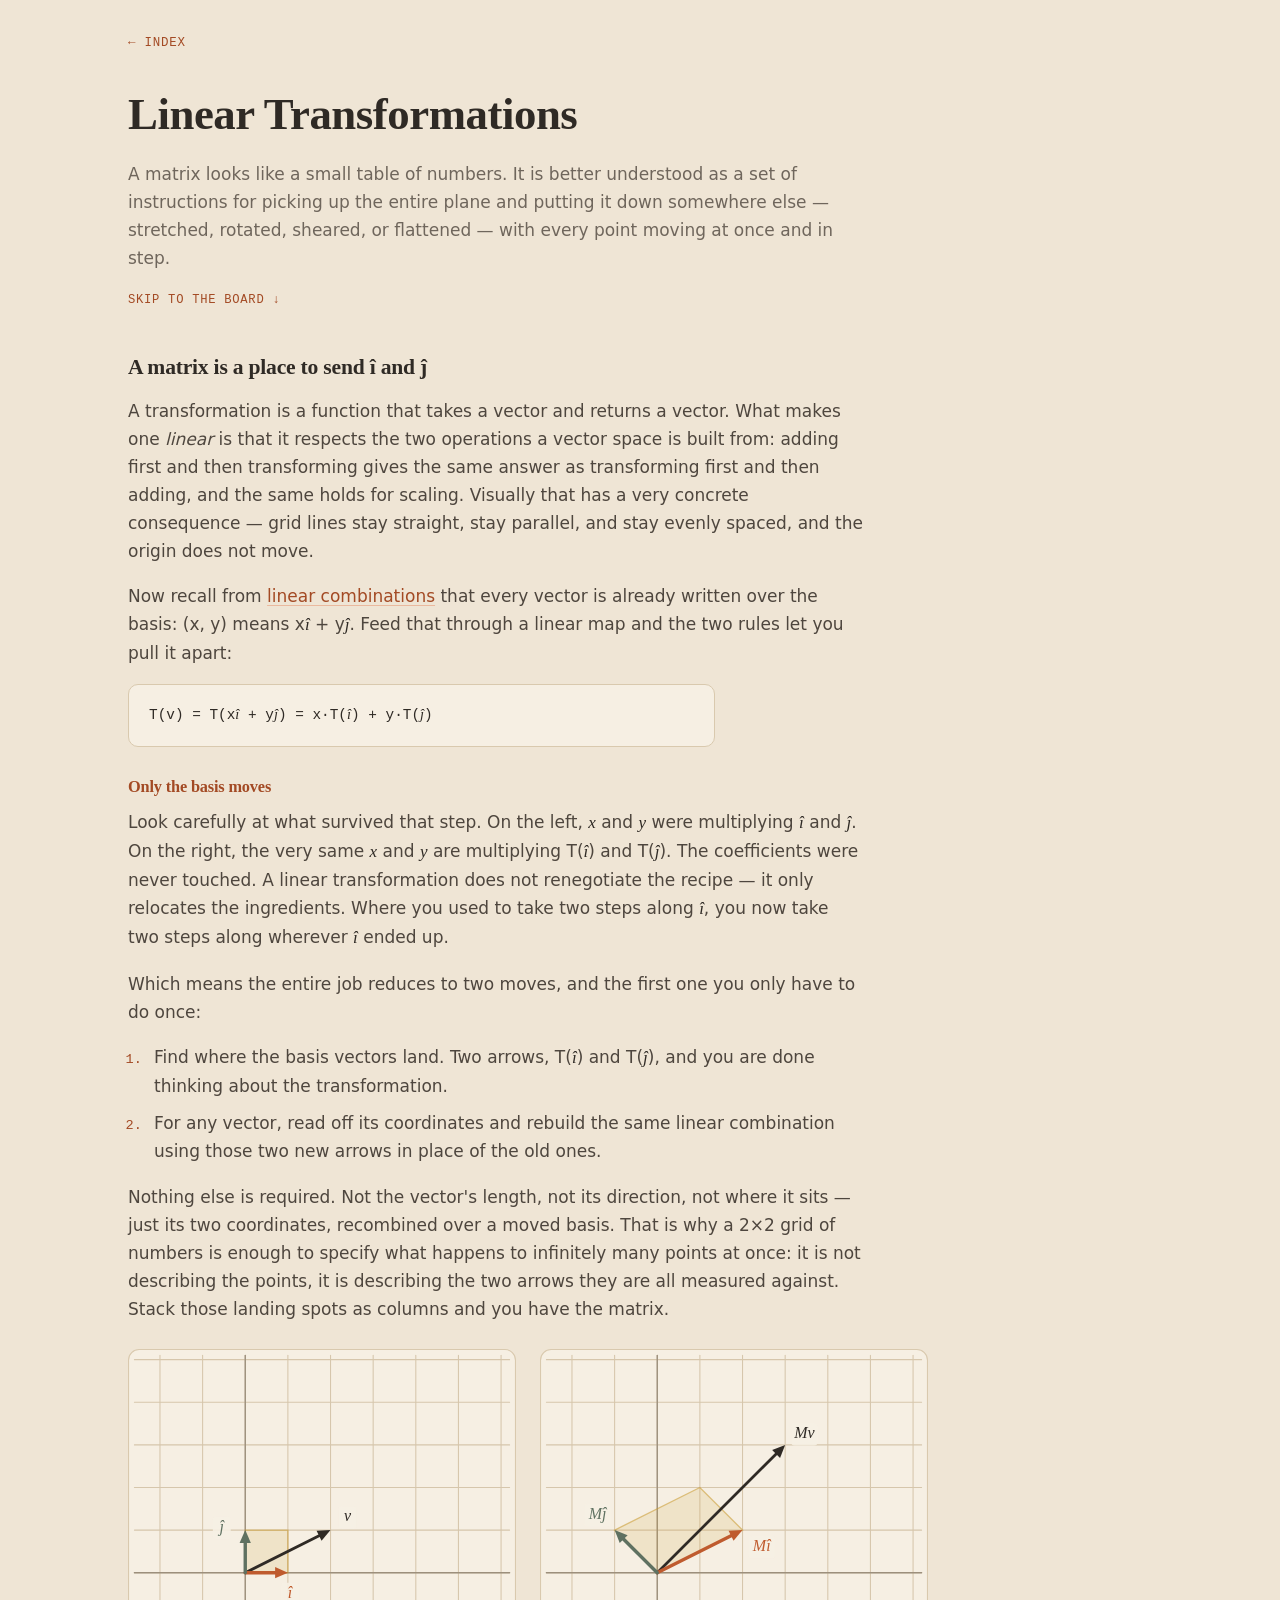
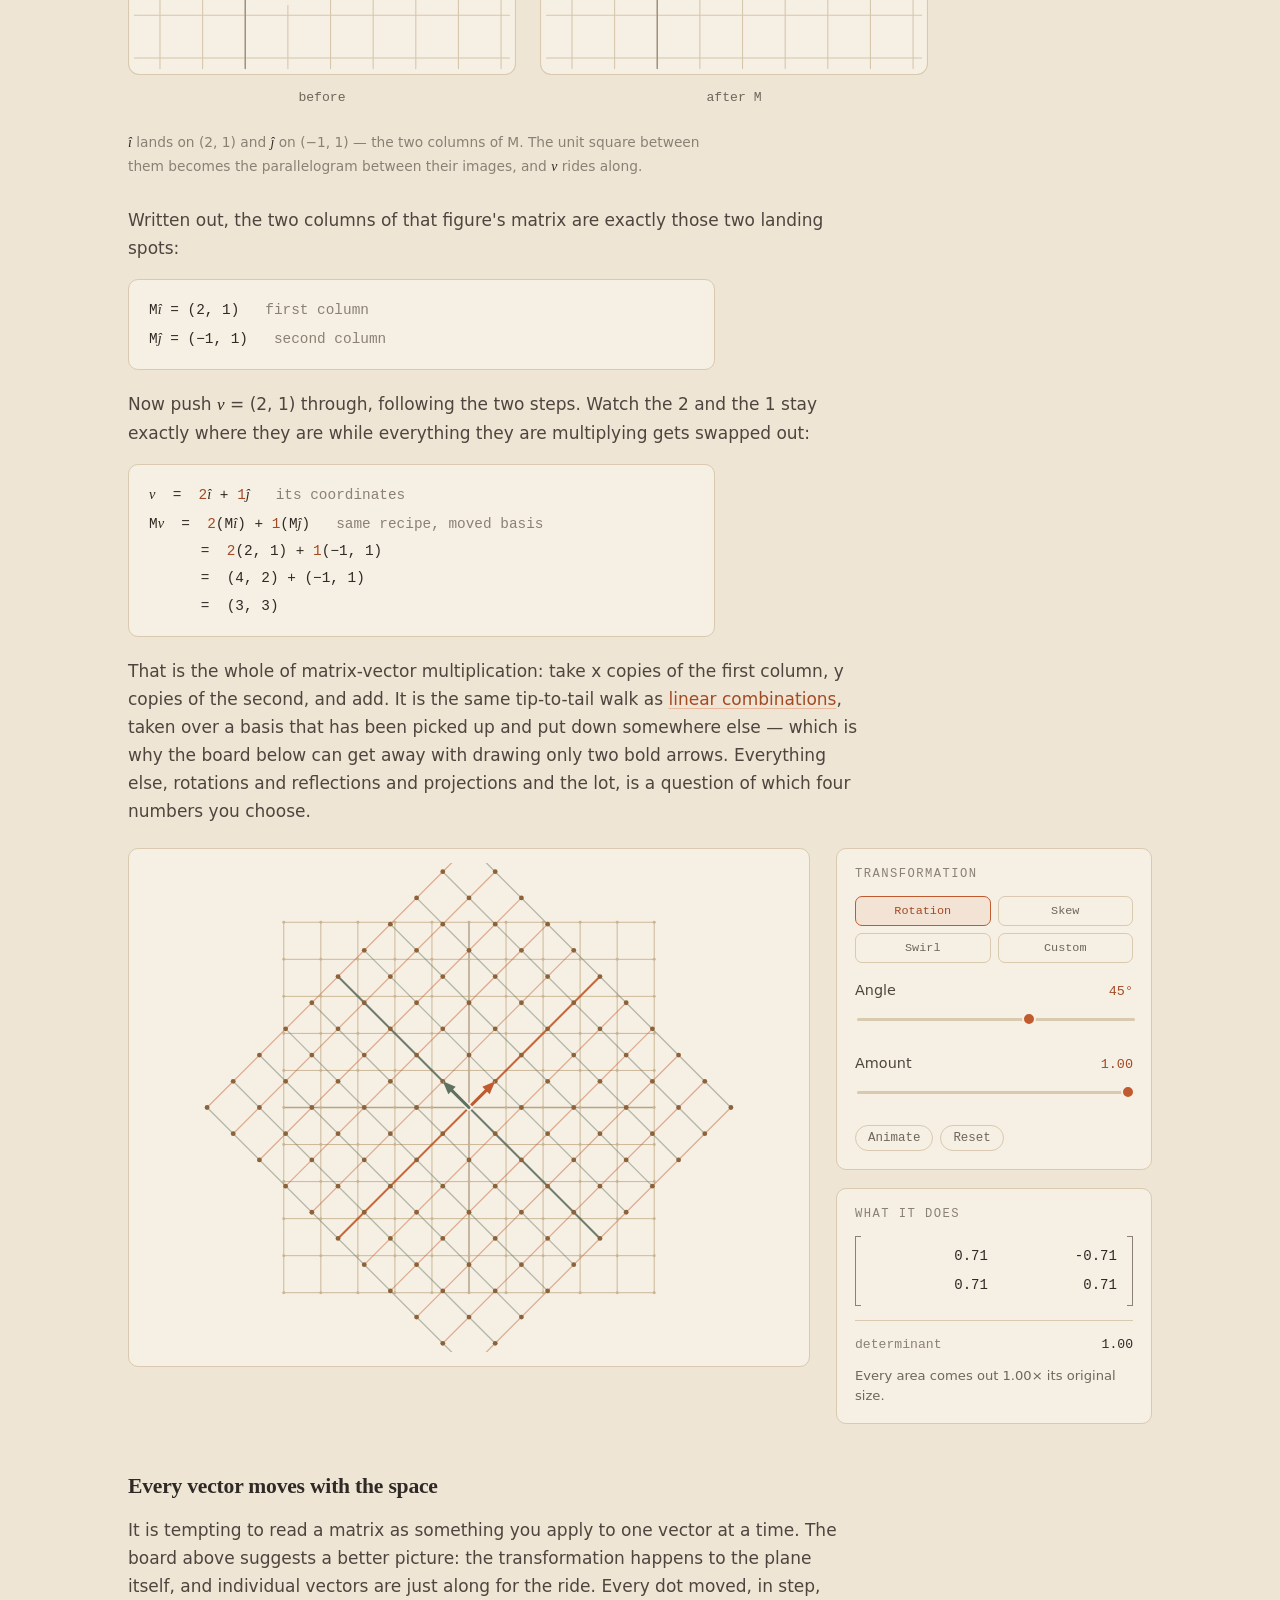
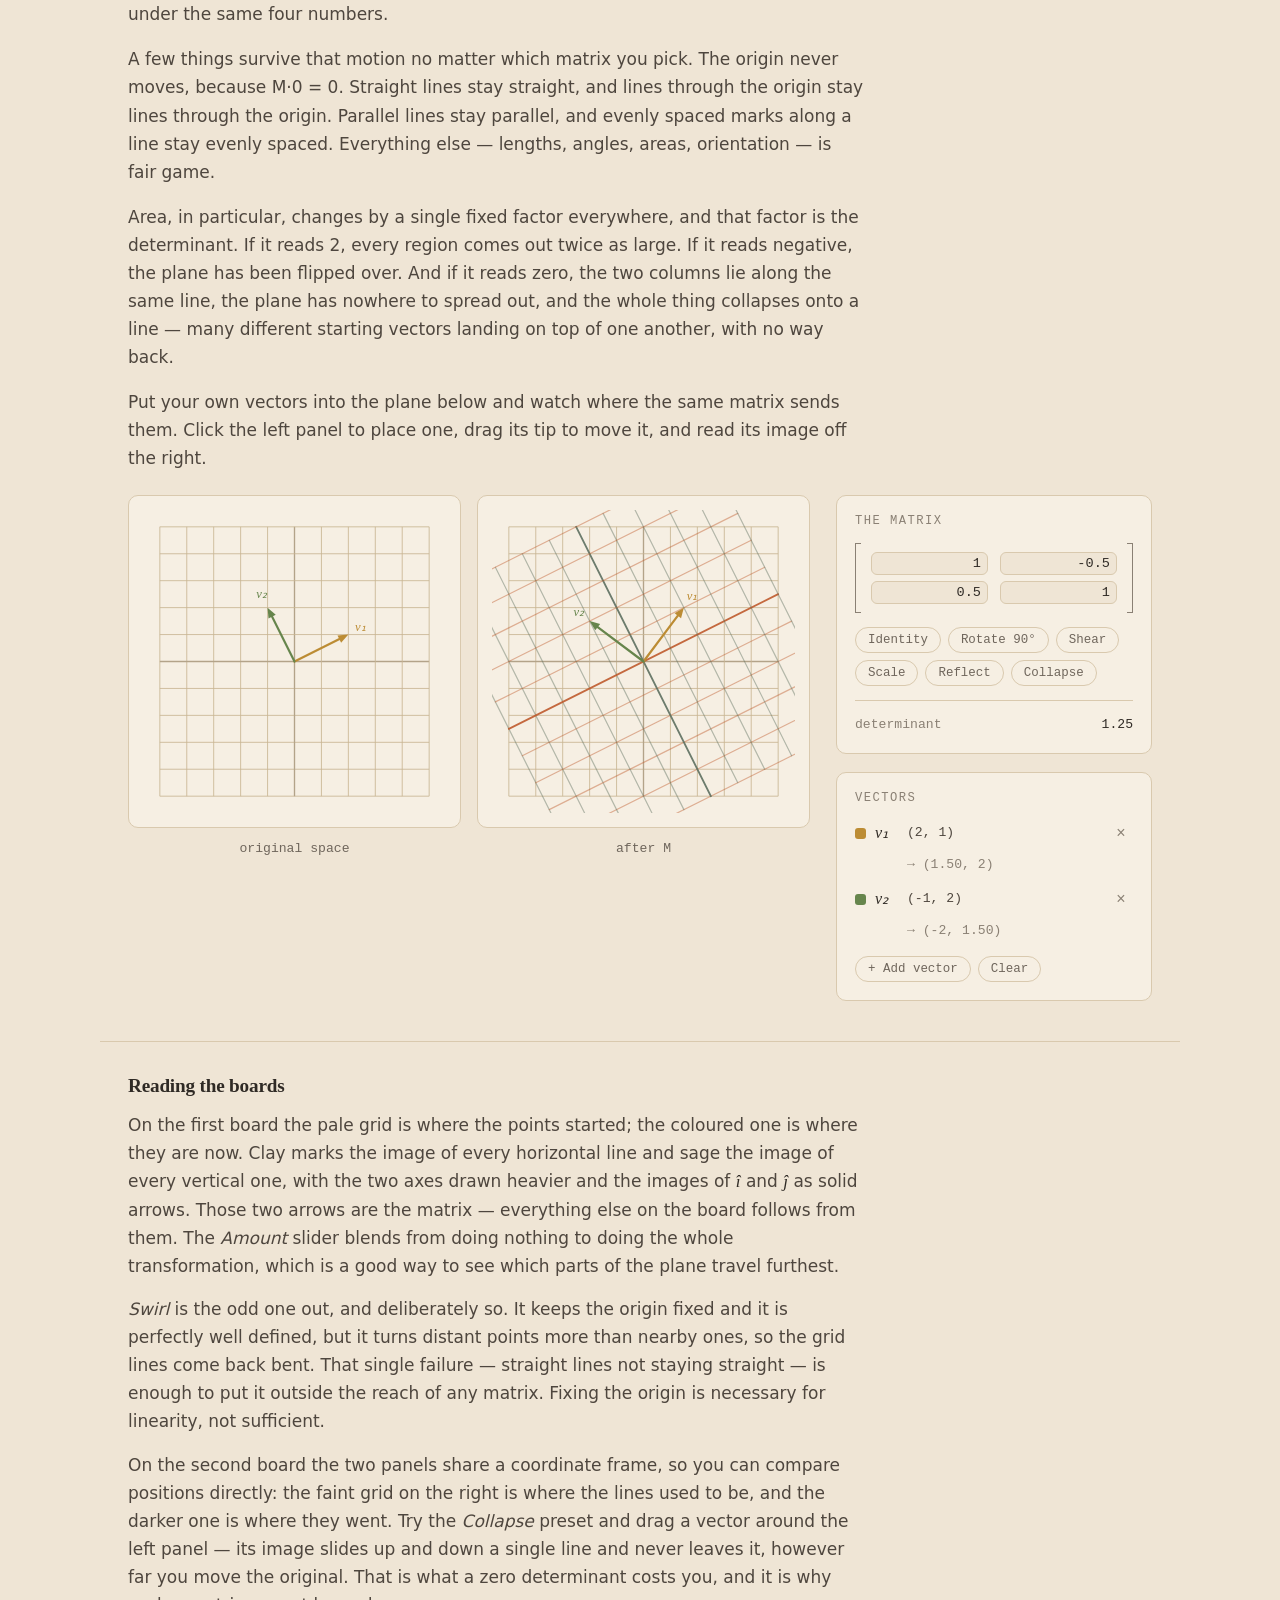
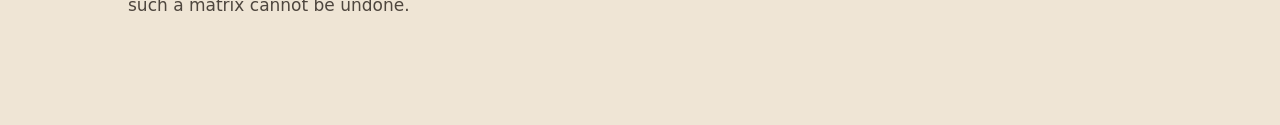
<file: linear-algebra/linear-transformations/index.html>
<!doctype html>
<html lang="en">
  <head>
    <meta charset="utf-8" />
    <meta name="viewport" content="width=device-width, initial-scale=1" />
    <title>Linear Transformations — math-viz</title>
    <meta
      name="description"
      content="A matrix is a recipe for moving every point in the plane at once. Watch a grid deform under one."
    />
    <link rel="stylesheet" href="../../assets/theme.css" />
    <link
      rel="icon"
      href="data:image/svg+xml,<svg xmlns='http://www.w3.org/2000/svg' viewBox='0 0 32 32'><rect width='32' height='32' rx='7' fill='%23efe5d5'/><circle cx='16' cy='16' r='7.5' fill='none' stroke='%23bf5b2e' stroke-width='2.5'/></svg>"
    />
    <style>
      /* ---- explainer prose ---- */
      .jump {
        display: inline-block;
        margin-top: 18px;
        font-family: var(--font-mono);
        font-size: 0.76rem;
        letter-spacing: 0.06em;
        text-transform: uppercase;
        text-decoration: none;
      }
      .jump:hover {
        text-decoration: underline;
        text-underline-offset: 3px;
      }
      .explainer {
        padding-block: 10px 6px;
      }
      .explainer > section + section {
        margin-top: 46px;
      }
      .explainer h2 {
        font-size: 1.35rem;
        margin-bottom: 16px;
      }
      .explainer h3 {
        font-size: 1.02rem;
        margin: 30px 0 12px;
        color: var(--clay-600);
      }
      .explainer p {
        max-width: var(--measure);
        margin: 0 0 17px;
      }
      .explainer figure {
        margin: 26px 0 28px;
        max-width: 800px;
      }
      .explainer figure img {
        display: block;
        width: 100%;
        height: auto;
      }
      .two-up {
        display: grid;
        grid-template-columns: 1fr 1fr;
        gap: 8px 24px;
      }
      .two-up figcaption {
        grid-column: 1 / -1;
      }
      .fig-cap {
        font-family: var(--font-mono);
        font-size: 0.82rem;
        color: var(--ink-500);
        text-align: center;
        margin: 12px 0 0 !important;
      }
      .explainer figcaption {
        max-width: var(--measure);
        margin-top: 14px;
        font-size: 0.86rem;
        color: var(--ink-400);
      }
      .sym {
        font-family: var(--font-display);
        font-style: italic;
        color: var(--ink-900);
      }
      .calc {
        font-family: var(--font-mono);
        font-size: 0.9rem;
        line-height: 1.9;
        color: var(--ink-900);
        background: var(--sand-100);
        border: var(--border);
        border-radius: var(--radius);
        padding: 16px 20px;
        margin: 0 0 20px;
        max-width: var(--measure);
        overflow-x: auto;
      }
      .calc .muted {
        color: var(--ink-400);
      }
      /* The coefficients carried through the substitution unchanged. */
      .calc b {
        color: var(--clay-600);
        font-weight: 500;
      }

      .steps {
        max-width: var(--measure);
        margin: 0 0 18px;
        padding-left: 22px;
        color: var(--ink-700);
      }
      .steps li {
        margin-bottom: 9px;
        padding-left: 4px;
      }
      .steps li::marker {
        font-family: var(--font-mono);
        font-size: 0.85rem;
        color: var(--clay-600);
      }
      @media (max-width: 660px) {
        .two-up {
          grid-template-columns: 1fr;
          gap: 18px;
        }
      }

      /* ---- boards ---- */
      .plate svg {
        touch-action: none;
      }
      /* The starting grid has to stay legible under the transformed one —
         it is the reference you read the motion against. */
      .ghost line {
        stroke: var(--sand-500);
        stroke-width: 1;
      }
      .ghost circle {
        fill: var(--sand-500);
      }
      .ghost .ax {
        stroke: #b3a389;
        stroke-width: 1.6;
      }
      /* Clay marks the image of the x-axis family, sage the y-axis family —
         the same colours the basis vectors carry throughout. */
      .fam-i,
      .fam-j,
      .axis-i,
      .axis-j {
        fill: none;
        stroke-linecap: round;
        stroke-linejoin: round;
      }
      .fam-i {
        stroke: #bf5b2e;
        stroke-opacity: 0.45;
        stroke-width: 1.4;
      }
      .fam-j {
        stroke: #5f7161;
        stroke-opacity: 0.45;
        stroke-width: 1.4;
      }
      .axis-i {
        stroke: #bf5b2e;
        stroke-opacity: 0.9;
        stroke-width: 2.2;
      }
      .axis-j {
        stroke: #5f7161;
        stroke-opacity: 0.9;
        stroke-width: 2.2;
      }
      #a-dots circle {
        fill: #8c6239;
      }
      .tick {
        font-family: var(--font-mono);
        font-size: 11px;
        fill: var(--ink-400);
        text-anchor: middle;
      }
      .vlabel {
        font-family: var(--font-display);
        font-style: italic;
        font-size: 15px;
        text-anchor: middle;
        dominant-baseline: middle;
        pointer-events: none;
      }
      .handle {
        fill: transparent;
        cursor: grab;
      }
      .handle:active {
        cursor: grabbing;
      }
      .handle-ring {
        fill: none;
        stroke-width: 1.5;
        opacity: 0;
        pointer-events: none;
        transition: opacity 110ms ease;
      }
      .handle:hover + .handle-ring,
      .handle:focus-visible + .handle-ring {
        opacity: 0.55;
      }

      .board-wrap {
        position: relative;
      }
      .hint {
        position: absolute;
        left: 50%;
        bottom: 16px;
        transform: translateX(-50%);
        margin: 0;
        font-size: 0.82rem;
        color: var(--ink-400);
        background: rgba(246, 239, 227, 0.92);
        border: var(--border);
        border-radius: 999px;
        padding: 4px 13px;
        pointer-events: none;
        white-space: nowrap;
      }
      .hint[hidden] {
        display: none;
      }

      /* side-by-side spaces */
      .pair {
        display: grid;
        grid-template-columns: 1fr 1fr;
        gap: 16px;
        min-width: 0;
      }
      .pair .fig-cap {
        margin-top: 10px !important;
      }
      @media (max-width: 860px) {
        .pair {
          grid-template-columns: 1fr;
          gap: 22px;
        }
      }

      /* ---- controls ---- */
      .modes {
        display: grid;
        grid-template-columns: 1fr 1fr;
        gap: 7px;
        margin-bottom: 16px;
      }
      .modes button {
        font-family: var(--font-mono);
        font-size: 0.74rem;
        color: var(--ink-500);
        background: transparent;
        border: 1px solid var(--sand-400);
        border-radius: 7px;
        padding: 7px 4px;
        cursor: pointer;
        transition: border-color 120ms ease, color 120ms ease,
          background-color 120ms ease;
      }
      .modes button:hover {
        border-color: var(--clay-400);
        color: var(--clay-600);
      }
      .modes button[aria-pressed="true"] {
        border-color: var(--clay-500);
        color: var(--clay-600);
        background: rgba(191, 91, 46, 0.08);
      }
      .modes button:focus-visible {
        outline: 2px solid var(--clay-500);
        outline-offset: 2px;
      }

      .control {
        margin-bottom: 15px;
      }
      .control-row {
        display: flex;
        justify-content: space-between;
        align-items: baseline;
        margin-bottom: 4px;
      }
      .control label {
        font-size: 0.9rem;
        color: var(--ink-700);
      }
      .control output {
        font-family: var(--font-mono);
        font-size: 0.84rem;
        color: var(--clay-600);
      }

      /* 2x2 matrix, displayed or editable, with real brackets */
      .matrix {
        display: inline-grid;
        grid-template-columns: repeat(2, minmax(52px, 1fr));
        gap: 6px 12px;
        position: relative;
        padding: 9px 16px;
        font-family: var(--font-mono);
        font-size: 0.88rem;
        color: var(--ink-900);
        width: 100%;
      }
      .matrix::before,
      .matrix::after {
        content: "";
        position: absolute;
        top: 0;
        bottom: 0;
        width: 6px;
        border: 1.5px solid var(--ink-400);
      }
      .matrix::before {
        left: 0;
        border-right: none;
      }
      .matrix::after {
        right: 0;
        border-left: none;
      }
      .matrix span {
        text-align: right;
      }
      .matrix input {
        text-align: right;
        padding: 3px 6px;
      }

      .stats {
        display: grid;
        grid-template-columns: 1fr auto;
        gap: 5px 12px;
        font-family: var(--font-mono);
        font-size: 0.82rem;
        color: var(--ink-400);
        border-top: var(--border);
        padding-top: 13px;
        margin-top: 14px;
      }
      .stats span:nth-child(even) {
        color: var(--ink-900);
        text-align: right;
      }
      .note {
        font-size: 0.82rem;
        color: var(--ink-500);
        margin: 10px 0 0;
        line-height: 1.5;
      }
      .note--warn {
        color: var(--clay-600);
      }
      .note[hidden],
      .control[hidden],
      #a-matrix-wrap[hidden] {
        display: none;
      }

      .btnrow {
        display: flex;
        flex-wrap: wrap;
        gap: 7px;
        margin-top: 14px;
      }

      .vlist {
        list-style: none;
        margin: 0 0 12px;
        padding: 0;
        display: flex;
        flex-direction: column;
        gap: 10px;
      }
      .vrow {
        display: grid;
        grid-template-columns: 12px 24px 1fr 24px;
        align-items: center;
        gap: 8px;
        font-family: var(--font-mono);
        font-size: 0.82rem;
      }
      .vrow .img {
        grid-column: 3 / 4;
        color: var(--ink-400);
      }
      .swatch {
        width: 11px;
        height: 11px;
        border-radius: 3px;
      }
      .vname {
        font-family: var(--font-display);
        font-style: italic;
        font-size: 1rem;
        color: var(--ink-900);
      }
      .icon-btn {
        width: 24px;
        height: 24px;
        display: grid;
        place-items: center;
        font-size: 1rem;
        color: var(--ink-400);
        background: transparent;
        border: 1px solid transparent;
        border-radius: 6px;
        cursor: pointer;
        transition: color 120ms ease, border-color 120ms ease;
      }
      .icon-btn:hover {
        color: var(--clay-600);
        border-color: var(--clay-200);
      }
      .icon-btn:focus-visible {
        outline: 2px solid var(--clay-500);
        outline-offset: 1px;
      }
      .empty {
        font-size: 0.86rem;
        color: var(--ink-400);
        margin: 0 0 12px;
      }
      .empty[hidden] {
        display: none;
      }
    </style>
  </head>
  <body>
    <nav class="topbar page"><a href="../../">&larr; Index</a></nav>

    <header class="intro page">
      <h1>Linear Transformations</h1>
      <p>
        A matrix looks like a small table of numbers. It is better understood as
        a set of instructions for picking up the entire plane and putting it
        down somewhere else — stretched, rotated, sheared, or flattened — with
        every point moving at once and in step.
      </p>
      <a class="jump" href="#grid-section">Skip to the board &darr;</a>
    </header>

    <div class="explainer page">
      <section>
        <h2>A matrix is a place to send î and ĵ</h2>
        <p>
          A transformation is a function that takes a vector and returns a
          vector. What makes one <em>linear</em> is that it respects the two
          operations a vector space is built from: adding first and then
          transforming gives the same answer as transforming first and then
          adding, and the same holds for scaling. Visually that has a very
          concrete consequence — grid lines stay straight, stay parallel, and
          stay evenly spaced, and the origin does not move.
        </p>
        <p>
          Now recall from
          <a href="../linear-combinations/">linear combinations</a> that every
          vector is already written over the basis: (x, y) means
          x<span class="sym">î</span> + y<span class="sym">ĵ</span>. Feed that
          through a linear map and the two rules let you pull it apart:
        </p>
        <div class="calc">
          T(v) = T(x<span class="sym">î</span> + y<span class="sym">ĵ</span>)
          = x·T(<span class="sym">î</span>) + y·T(<span class="sym">ĵ</span>)
        </div>
        <h3>Only the basis moves</h3>
        <p>
          Look carefully at what survived that step. On the left,
          <span class="sym">x</span> and <span class="sym">y</span> were
          multiplying <span class="sym">î</span> and
          <span class="sym">ĵ</span>. On the right, the very same
          <span class="sym">x</span> and <span class="sym">y</span> are
          multiplying T(<span class="sym">î</span>) and
          T(<span class="sym">ĵ</span>). The coefficients were never touched. A
          linear transformation does not renegotiate the recipe — it only
          relocates the ingredients. Where you used to take two steps along
          <span class="sym">î</span>, you now take two steps along wherever
          <span class="sym">î</span> ended up.
        </p>
        <p>
          Which means the entire job reduces to two moves, and the first one you
          only have to do once:
        </p>
        <ol class="steps">
          <li>
            Find where the basis vectors land. Two arrows,
            T(<span class="sym">î</span>) and T(<span class="sym">ĵ</span>),
            and you are done thinking about the transformation.
          </li>
          <li>
            For any vector, read off its coordinates and rebuild the same linear
            combination using those two new arrows in place of the old ones.
          </li>
        </ol>
        <p>
          Nothing else is required. Not the vector's length, not its direction,
          not where it sits — just its two coordinates, recombined over a moved
          basis. That is why a 2×2 grid of numbers is enough to specify what
          happens to infinitely many points at once: it is not describing the
          points, it is describing the two arrows they are all measured against.
          Stack those landing spots as columns and you have the matrix.
        </p>

        <figure class="two-up">
          <div>
            <img
              src="../../assets/figures/transform-before.svg"
              alt="The unit square with i-hat along x, j-hat along y, and a sample vector v at (2, 1)."
              width="364"
              height="306"
            />
            <p class="fig-cap">before</p>
          </div>
          <div>
            <img
              src="../../assets/figures/transform-after.svg"
              alt="The same square pushed into a parallelogram, with the basis vectors and v carried along."
              width="364"
              height="306"
            />
            <p class="fig-cap">after M</p>
          </div>
          <figcaption>
            <span class="sym">î</span> lands on (2, 1) and
            <span class="sym">ĵ</span> on (−1, 1) — the two columns of M. The
            unit square between them becomes the parallelogram between their
            images, and <span class="sym">v</span> rides along.
          </figcaption>
        </figure>

        <p>
          Written out, the two columns of that figure's matrix are exactly
          those two landing spots:
        </p>
        <div class="calc">
          M<span class="sym">î</span> = (2, 1)
          <span class="muted">&nbsp;&nbsp;first column</span><br />
          M<span class="sym">ĵ</span> = (−1, 1)
          <span class="muted">&nbsp;&nbsp;second column</span>
        </div>
        <p>
          Now push <span class="sym">v</span> = (2, 1) through, following the
          two steps. Watch the 2 and the 1 stay exactly where they are while
          everything they are multiplying gets swapped out:
        </p>
        <div class="calc">
          <span class="sym">v</span> &nbsp;=&nbsp;
          <b>2</b><span class="sym">î</span> +
          <b>1</b><span class="sym">ĵ</span>
          <span class="muted">&nbsp;&nbsp;its coordinates</span><br />
          M<span class="sym">v</span> &nbsp;=&nbsp;
          <b>2</b>(M<span class="sym">î</span>) +
          <b>1</b>(M<span class="sym">ĵ</span>)
          <span class="muted">&nbsp;&nbsp;same recipe, moved basis</span><br />
          &nbsp;&nbsp;&nbsp;&nbsp;&nbsp;&nbsp;=&nbsp; <b>2</b>(2, 1) +
          <b>1</b>(−1, 1)<br />
          &nbsp;&nbsp;&nbsp;&nbsp;&nbsp;&nbsp;=&nbsp; (4, 2) + (−1, 1)<br />
          &nbsp;&nbsp;&nbsp;&nbsp;&nbsp;&nbsp;=&nbsp; (3, 3)
        </div>
        <p>
          That is the whole of matrix-vector multiplication: take x copies of
          the first column, y copies of the second, and add. It is the same
          tip-to-tail walk as
          <a href="../linear-combinations/">linear combinations</a>, taken over
          a basis that has been picked up and put down somewhere else — which is
          why the board below can get away with drawing only two bold arrows.
          Everything else, rotations and reflections and projections and the
          lot, is a question of which four numbers you choose.
        </p>
      </section>
    </div>

    <div class="stage page" id="grid-section">
      <div>
        <div class="plate">
          <div class="board-wrap">
            <svg
              id="gridboard"
              viewBox="0 0 704 528"
              aria-label="A grid of points deforming under a transformation"
            >
              <g id="a-ghost" class="ghost"></g>
              <g id="a-ghostdots" class="ghost"></g>
              <g id="a-lines"></g>
              <g id="a-dots"></g>
              <g id="a-basis"></g>
            </svg>
          </div>
        </div>
      </div>

      <aside class="side">
        <section class="panel">
          <h2>Transformation</h2>
          <div class="modes" id="a-modes">
            <button type="button" data-mode="rotation" aria-pressed="true">
              Rotation
            </button>
            <button type="button" data-mode="skew" aria-pressed="false">
              Skew
            </button>
            <button type="button" data-mode="swirl" aria-pressed="false">
              Swirl
            </button>
            <button type="button" data-mode="custom" aria-pressed="false">
              Custom
            </button>
          </div>

          <div class="control" id="a-param">
            <div class="control-row">
              <label for="a-p">Angle</label>
              <output id="a-p-out">45°</output>
            </div>
            <input id="a-p" type="range" min="-180" max="180" step="5" value="45" />
          </div>

          <div class="control" id="a-customwrap" hidden>
            <div class="control-row"><label>Matrix entries</label></div>
            <div class="matrix">
              <input id="c00" type="number" step="0.1" value="1.2" aria-label="row 1 column 1" />
              <input id="c01" type="number" step="0.1" value="0.8" aria-label="row 1 column 2" />
              <input id="c10" type="number" step="0.1" value="-0.6" aria-label="row 2 column 1" />
              <input id="c11" type="number" step="0.1" value="1" aria-label="row 2 column 2" />
            </div>
          </div>

          <div class="control">
            <div class="control-row">
              <label for="a-t">Amount</label>
              <output id="a-t-out">1.00</output>
            </div>
            <input id="a-t" type="range" min="0" max="1" step="0.01" value="1" />
          </div>

          <div class="btnrow">
            <button class="btn" id="a-play" type="button">Animate</button>
            <button class="btn" id="a-reset" type="button">Reset</button>
          </div>
        </section>

        <section class="panel">
          <h2>What it does</h2>
          <div id="a-matrix-wrap">
            <div class="matrix">
              <span id="m00">1.00</span><span id="m01">0.00</span>
              <span id="m10">0.00</span><span id="m11">1.00</span>
            </div>
            <div class="stats">
              <span>determinant</span><span id="a-det">1.00</span>
            </div>
            <p class="note" id="a-detnote"></p>
          </div>
          <p class="note note--warn" id="a-nonlinear" hidden>
            A swirl turns each point by an amount that depends on how far out it
            sits, so straight grid lines come back curved. No 2×2 matrix can do
            that — this one is not a linear transformation, and it is here for
            contrast.
          </p>
        </section>
      </aside>
    </div>

    <div class="explainer page">
      <section>
        <h2>Every vector moves with the space</h2>
        <p>
          It is tempting to read a matrix as something you apply to one vector
          at a time. The board above suggests a better picture: the
          transformation happens to the plane itself, and individual vectors are
          just along for the ride. Every dot moved, in step, under the same four
          numbers.
        </p>
        <p>
          A few things survive that motion no matter which matrix you pick. The
          origin never moves, because M·0 = 0. Straight lines stay straight, and
          lines through the origin stay lines through the origin. Parallel lines
          stay parallel, and evenly spaced marks along a line stay evenly
          spaced. Everything else — lengths, angles, areas, orientation — is
          fair game.
        </p>
        <p>
          Area, in particular, changes by a single fixed factor everywhere, and
          that factor is the determinant. If it reads 2, every region comes out
          twice as large. If it reads negative, the plane has been flipped over.
          And if it reads zero, the two columns lie along the same line, the
          plane has nowhere to spread out, and the whole thing collapses onto a
          line — many different starting vectors landing on top of one another,
          with no way back.
        </p>
        <p>
          Put your own vectors into the plane below and watch where the same
          matrix sends them. Click the left panel to place one, drag its tip to
          move it, and read its image off the right.
        </p>
      </section>
    </div>

    <div class="stage page" id="space-section">
      <div class="pair">
        <div>
          <div class="plate">
            <div class="board-wrap">
              <svg
                id="src"
                viewBox="0 0 360 360"
                aria-label="The original plane, where vectors are placed"
              >
                <g id="s-grid" class="ghost"></g>
                <g id="s-vecs"></g>
                <g id="s-handles"></g>
              </svg>
              <p class="hint" id="s-hint">Click to place a vector.</p>
            </div>
          </div>
          <p class="fig-cap">original space</p>
        </div>
        <div>
          <div class="plate">
            <svg
              id="dst"
              viewBox="0 0 360 360"
              aria-label="The same vectors after the transformation"
            >
              <g id="d-ghost" class="ghost"></g>
              <g id="d-grid"></g>
              <g id="d-vecs"></g>
            </svg>
          </div>
          <p class="fig-cap">after M</p>
        </div>
      </div>

      <aside class="side">
        <section class="panel">
          <h2>The matrix</h2>
          <div class="matrix">
            <input id="b00" type="number" step="0.1" value="1" aria-label="row 1 column 1" />
            <input id="b01" type="number" step="0.1" value="-0.5" aria-label="row 1 column 2" />
            <input id="b10" type="number" step="0.1" value="0.5" aria-label="row 2 column 1" />
            <input id="b11" type="number" step="0.1" value="1" aria-label="row 2 column 2" />
          </div>
          <div class="btnrow" id="b-presets">
            <button class="btn" type="button" data-m="1,0,0,1">Identity</button>
            <button class="btn" type="button" data-m="0,-1,1,0">Rotate 90°</button>
            <button class="btn" type="button" data-m="1,1,0,1">Shear</button>
            <button class="btn" type="button" data-m="1.5,0,0,0.5">Scale</button>
            <button class="btn" type="button" data-m="1,0,0,-1">Reflect</button>
            <button class="btn" type="button" data-m="1,2,0.5,1">Collapse</button>
          </div>
          <div class="stats">
            <span>determinant</span><span id="b-det">1.25</span>
          </div>
          <p class="note note--warn" id="b-singular" hidden>
            The determinant is zero: both columns point along one line, so the
            whole plane lands on that line. Different vectors are now sharing a
            destination.
          </p>
        </section>

        <section class="panel">
          <h2>Vectors</h2>
          <ul class="vlist" id="b-list"></ul>
          <p class="empty" id="b-empty">Click the left panel to add one.</p>
          <div class="btnrow">
            <button class="btn" id="b-add" type="button">+ Add vector</button>
            <button class="btn" id="b-clear" type="button">Clear</button>
          </div>
        </section>
      </aside>
    </div>

    <section class="notes page">
      <h2>Reading the boards</h2>
      <p>
        On the first board the pale grid is where the points started; the
        coloured one is where they are now. Clay marks the image of every
        horizontal line and sage the image of every vertical one, with the two
        axes drawn heavier and the images of <span class="sym">î</span> and
        <span class="sym">ĵ</span> as solid arrows. Those two arrows are the
        matrix — everything else on the board follows from them. The
        <em>Amount</em> slider blends from doing nothing to doing the whole
        transformation, which is a good way to see which parts of the plane
        travel furthest.
      </p>
      <p>
        <em>Swirl</em> is the odd one out, and deliberately so. It keeps the
        origin fixed and it is perfectly well defined, but it turns distant
        points more than nearby ones, so the grid lines come back bent. That
        single failure — straight lines not staying straight — is enough to put
        it outside the reach of any matrix. Fixing the origin is necessary for
        linearity, not sufficient.
      </p>
      <p>
        On the second board the two panels share a coordinate frame, so you can
        compare positions directly: the faint grid on the right is where the
        lines used to be, and the darker one is where they went. Try the
        <em>Collapse</em> preset and drag a vector around the left panel — its
        image slides up and down a single line and never leaves it, however far
        you move the original. That is what a zero determinant costs you, and it
        is why such a matrix cannot be undone.
      </p>
    </section>

    <script>
      (function () {
        "use strict";

        const $ = (id) => document.getElementById(id);
        const CLAY = "#bf5b2e", SAGE = "#5f7161";
        const SUB = "₀₁₂₃₄₅₆₇₈₉";
        const sub = (n) => String(n).split("").map((d) => SUB[+d]).join("");
        const REDUCED = matchMedia("(prefers-reduced-motion: reduce)").matches;

        function arrow(x1, y1, x2, y2, color, w, opts) {
          const o = opts || {};
          const dx = x2 - x1, dy = y2 - y1;
          const len = Math.hypot(dx, dy);
          if (len < 1) return "";
          const ux = dx / len, uy = dy / len;
          const head = Math.min(o.head || 14, len * 0.5);
          const hw = head * 0.4;
          const bx = x2 - ux * head, by = y2 - uy * head;
          const px = -uy, py = ux;
          const op = o.opacity == null ? 1 : o.opacity;
          const f = (n) => n.toFixed(1);
          return (
            `<line x1="${f(x1)}" y1="${f(y1)}" x2="${f(bx + ux * 1.5)}" ` +
            `y2="${f(by + uy * 1.5)}" stroke="${color}" stroke-width="${w}" ` +
            `stroke-opacity="${op}" stroke-linecap="round"/>` +
            `<path d="M${f(x2)},${f(y2)} L${f(bx + px * hw)},${f(by + py * hw)} ` +
            `L${f(bx - px * hw)},${f(by - py * hw)} Z" fill="${color}" ` +
            `fill-opacity="${op}"/>`
          );
        }

        // Warm hues walked in an order that keeps consecutive picks apart, with
        // the olive end run softer so it does not read as grass green.
        const HUES = [18, 84, 40, 96, 28, 70, 12, 56];
        let hueCursor = Math.floor(Math.random() * HUES.length);
        function warmColor() {
          const h = HUES[hueCursor++ % HUES.length] + (Math.random() * 8 - 4);
          const olive = h > 62;
          const s = olive ? 24 + Math.random() * 12 : 43 + Math.random() * 15;
          const l = olive ? 33 + Math.random() * 8 : 38 + Math.random() * 10;
          return `hsl(${h.toFixed(0)} ${s.toFixed(0)}% ${l.toFixed(0)}%)`;
        }

        /* ================= board one: the deforming grid ================= */

        const AU = 40, AOX = 352, AOY = 264, LAT = 5;
        const ax = (x) => AOX + AU * x;
        const ay = (y) => AOY - AU * y;

        const params = { rotation: 45, skew: 1, swirl: 0.25 };
        const PARAM_META = {
          rotation: { label: "Angle", min: -180, max: 180, step: 5, fmt: (v) => v + "°" },
          skew: { label: "Skew k", min: -2, max: 2, step: 0.1, fmt: (v) => (+v).toFixed(1) },
          swirl: { label: "Strength", min: -0.6, max: 0.6, step: 0.02, fmt: (v) => (+v).toFixed(2) },
        };
        let mode = "rotation";
        let tAmt = 1;

        const readCustom = () => [
          Number($("c00").value) || 0, Number($("c01").value) || 0,
          Number($("c10").value) || 0, Number($("c11").value) || 0,
        ];

        // The matrix actually on screen, part-way through the blend.
        function matrixA() {
          const t = tAmt;
          if (mode === "rotation") {
            const a = (t * params.rotation * Math.PI) / 180;
            return [Math.cos(a), -Math.sin(a), Math.sin(a), Math.cos(a)];
          }
          if (mode === "skew") return [1, t * params.skew, 0, 1];
          const m = readCustom();
          return [
            1 + t * (m[0] - 1), t * m[1],
            t * m[2], 1 + t * (m[3] - 1),
          ];
        }

        function applyA(x, y) {
          if (mode === "swirl") {
            const a = tAmt * params.swirl * Math.hypot(x, y);
            const c = Math.cos(a), s = Math.sin(a);
            return [c * x - s * y, s * x + c * y];
          }
          const M = matrixA();
          return [M[0] * x + M[1] * y, M[2] * x + M[3] * y];
        }

        function buildAGhost() {
          let s = "";
          for (let i = -LAT; i <= LAT; i++) {
            const cls = i === 0 ? ' class="ax"' : "";
            s += `<line${cls} x1="${ax(i)}" y1="${ay(-LAT)}" x2="${ax(i)}" y2="${ay(LAT)}"/>`;
            s += `<line${cls} x1="${ax(-LAT)}" y1="${ay(i)}" x2="${ax(LAT)}" y2="${ay(i)}"/>`;
          }
          $("a-ghost").innerHTML = s;
          let d = "";
          for (let i = -LAT; i <= LAT; i++)
            for (let j = -LAT; j <= LAT; j++)
              d += `<circle cx="${ax(i)}" cy="${ay(j)}" r="1.6"/>`;
          $("a-ghostdots").innerHTML = d;
        }

        function drawA() {
          // Straight lines only need their endpoints; a swirl needs enough
          // samples to render the curve.
          const n = mode === "swirl" ? 33 : 2;
          const at = (k) => -LAT + (2 * LAT * k) / (n - 1);
          let lines = "";
          for (let i = -LAT; i <= LAT; i++) {
            let a = [], b = [];
            for (let k = 0; k < n; k++) {
              const p = applyA(i, at(k));
              a.push(`${ax(p[0]).toFixed(1)},${ay(p[1]).toFixed(1)}`);
              const q = applyA(at(k), i);
              b.push(`${ax(q[0]).toFixed(1)},${ay(q[1]).toFixed(1)}`);
            }
            lines += `<polyline class="${i === 0 ? "axis-j" : "fam-j"}" points="${a.join(" ")}"/>`;
            lines += `<polyline class="${i === 0 ? "axis-i" : "fam-i"}" points="${b.join(" ")}"/>`;
          }
          $("a-lines").innerHTML = lines;

          let dots = "";
          for (let i = -LAT; i <= LAT; i++)
            for (let j = -LAT; j <= LAT; j++) {
              const p = applyA(i, j);
              dots += `<circle cx="${ax(p[0]).toFixed(1)}" cy="${ay(p[1]).toFixed(1)}" r="2.6"/>`;
            }
          $("a-dots").innerHTML = dots;

          // Drawn twice: a sand-coloured copy underneath lifts them clear of
          // the lattice they sit on top of.
          const pi = applyA(1, 0), pj = applyA(0, 1);
          const pair = (p, c) =>
            arrow(ax(0), ay(0), ax(p[0]), ay(p[1]), "var(--sand-100)", 6.5, { head: 17 }) +
            arrow(ax(0), ay(0), ax(p[0]), ay(p[1]), c, 3.4, { head: 14 });
          $("a-basis").innerHTML = pair(pi, CLAY) + pair(pj, SAGE);

          readoutA();
        }

        function readoutA() {
          const nonlinear = mode === "swirl";
          $("a-matrix-wrap").hidden = nonlinear;
          $("a-nonlinear").hidden = !nonlinear;
          if (nonlinear) return;
          const M = matrixA();
          ["m00", "m01", "m10", "m11"].forEach((id, k) => {
            $(id).textContent = M[k].toFixed(2);
          });
          const det = M[0] * M[3] - M[1] * M[2];
          $("a-det").textContent = det.toFixed(2);
          $("a-detnote").textContent =
            Math.abs(det) < 1e-9
              ? "Zero — the plane is being flattened onto a line."
              : det < 0
              ? `Areas scale by ${Math.abs(det).toFixed(2)} and the plane flips over.`
              : `Every area comes out ${det.toFixed(2)}× its original size.`;
        }

        function setT(v) {
          tAmt = v;
          $("a-t").value = v;
          $("a-t-out").textContent = v.toFixed(2);
          drawA();
        }

        function setMode(next) {
          mode = next;
          document.querySelectorAll("#a-modes button").forEach((b) => {
            b.setAttribute("aria-pressed", String(b.dataset.mode === next));
          });
          const custom = next === "custom";
          $("a-customwrap").hidden = !custom;
          $("a-param").hidden = custom;
          if (!custom) {
            const meta = PARAM_META[next];
            const el = $("a-p");
            el.min = meta.min;
            el.max = meta.max;
            el.step = meta.step;
            el.value = params[next];
            $("a-param").querySelector("label").textContent = meta.label;
            $("a-p-out").textContent = meta.fmt(params[next]);
          }
          drawA();
        }

        document.querySelectorAll("#a-modes button").forEach((b) => {
          b.addEventListener("click", () => setMode(b.dataset.mode));
        });
        $("a-p").addEventListener("input", () => {
          params[mode] = Number($("a-p").value);
          $("a-p-out").textContent = PARAM_META[mode].fmt(params[mode]);
          drawA();
        });
        ["c00", "c01", "c10", "c11"].forEach((id) => {
          $(id).addEventListener("input", drawA);
        });
        $("a-t").addEventListener("input", () => setT(Number($("a-t").value)));
        $("a-reset").addEventListener("click", () => setT(0));

        let animId = null, animStop = null;
        $("a-play").addEventListener("click", () => {
          if (REDUCED) return setT(1);
          cancelAnimationFrame(animId);
          clearTimeout(animStop);
          const dur = 1100, start = performance.now();
          setT(0);
          const step = (now) => {
            const k = Math.min(1, (now - start) / dur);
            // ease in and out, so the middle of the motion is the fastest part
            const e = k < 0.5 ? 2 * k * k : 1 - Math.pow(-2 * k + 2, 2) / 2;
            setT(Math.round(e * 100) / 100);
            if (k < 1) animId = requestAnimationFrame(step);
          };
          animId = requestAnimationFrame(step);
          // A hidden tab throttles rAF to a standstill, which would strand the
          // board at t = 0 showing nothing. Land it either way.
          animStop = setTimeout(() => {
            cancelAnimationFrame(animId);
            setT(1);
          }, dur + 400);
        });

        /* ============ board two: the same space, side by side ============ */

        const BU = 32, BOX = 180, BOY = 180, BLIM = 5, BMAX = 5;
        const bx = (x) => BOX + BU * x;
        const by = (y) => BOY - BU * y;

        let vecs = [];
        let nextId = 1;

        const readB = () => [
          Number($("b00").value) || 0, Number($("b01").value) || 0,
          Number($("b10").value) || 0, Number($("b11").value) || 0,
        ];
        const applyB = (M, x, y) => [M[0] * x + M[1] * y, M[2] * x + M[3] * y];

        function gridMarkup(fn, cls) {
          let s = "";
          for (let i = -BLIM; i <= BLIM; i++) {
            const a1 = fn(i, -BLIM), a2 = fn(i, BLIM);
            const b1 = fn(-BLIM, i), b2 = fn(BLIM, i);
            const k = i === 0 ? cls.axis : cls.line;
            s += `<line class="${k.j}" x1="${a1[0].toFixed(1)}" y1="${a1[1].toFixed(1)}" ` +
              `x2="${a2[0].toFixed(1)}" y2="${a2[1].toFixed(1)}"/>`;
            s += `<line class="${k.i}" x1="${b1[0].toFixed(1)}" y1="${b1[1].toFixed(1)}" ` +
              `x2="${b2[0].toFixed(1)}" y2="${b2[1].toFixed(1)}"/>`;
          }
          return s;
        }

        function buildBStatic() {
          const plain = (x, y) => [bx(x), by(y)];
          let s = "";
          for (let i = -BLIM; i <= BLIM; i++) {
            const cls = i === 0 ? ' class="ax"' : "";
            s += `<line${cls} x1="${bx(i)}" y1="${by(-BLIM)}" x2="${bx(i)}" y2="${by(BLIM)}"/>`;
            s += `<line${cls} x1="${bx(-BLIM)}" y1="${by(i)}" x2="${bx(BLIM)}" y2="${by(i)}"/>`;
          }
          $("s-grid").innerHTML = s;
          $("d-ghost").innerHTML = s; // where the lines used to be
        }

        function drawB() {
          const M = readB();
          const det = M[0] * M[3] - M[1] * M[2];
          $("b-det").textContent = det.toFixed(2);
          $("b-singular").hidden = Math.abs(det) > 1e-9;

          $("d-grid").innerHTML = gridMarkup(
            (x, y) => {
              const p = applyB(M, x, y);
              return [bx(p[0]), by(p[1])];
            },
            { line: { i: "fam-i", j: "fam-j" }, axis: { i: "axis-i", j: "axis-j" } }
          );

          let sv = "", dv = "", hs = "";
          vecs.forEach((v, k) => {
            const name = "v" + sub(k + 1);
            sv += arrow(bx(0), by(0), bx(v.x), by(v.y), v.color, 2.6, { head: 12 });
            const len = Math.hypot(v.x, v.y) || 1;
            const ox = (v.x / len) * 0.5, oy = (v.y / len) * 0.5;
            sv += `<text class="vlabel" x="${clampX(bx(v.x + ox))}" ` +
              `y="${clampY(by(v.y + oy))}" fill="${v.color}">${name}</text>`;

            const p = applyB(M, v.x, v.y);
            dv += arrow(bx(0), by(0), bx(p[0]), by(p[1]), v.color, 2.6, { head: 12 });
            const pl = Math.hypot(p[0], p[1]) || 1;
            dv += `<text class="vlabel" x="${clampX(bx(p[0] + (p[0] / pl) * 0.5))}" ` +
              `y="${clampY(by(p[1] + (p[1] / pl) * 0.5))}" fill="${v.color}">${name}</text>`;

            hs += `<circle class="handle" data-id="${v.id}" cx="${bx(v.x)}" cy="${by(v.y)}" ` +
              `r="14" tabindex="0" role="button" aria-label="Drag ${name}"/>` +
              `<circle class="handle-ring" cx="${bx(v.x)}" cy="${by(v.y)}" r="10" stroke="${v.color}"/>`;
          });
          $("s-vecs").innerHTML = sv;
          $("d-vecs").innerHTML = dv;
          $("s-handles").innerHTML = hs;
          $("s-hint").hidden = vecs.length > 0;
          listB(M);
        }

        const clampX = (x) => Math.max(12, Math.min(348, x)).toFixed(1);
        const clampY = (y) => Math.max(12, Math.min(348, y)).toFixed(1);
        const num = (n) =>
          Number.isInteger(n) ? String(n) : (Math.round(n * 100) / 100).toFixed(2);

        function listB(M) {
          const list = $("b-list");
          list.innerHTML = "";
          vecs.forEach((v, k) => {
            const p = applyB(M, v.x, v.y);
            const li = document.createElement("li");
            li.className = "vrow";
            li.innerHTML =
              `<span class="swatch" style="background:${v.color}"></span>` +
              `<span class="vname">v${sub(k + 1)}</span>` +
              `<span>(${v.x}, ${v.y})</span>` +
              `<button class="icon-btn" type="button" aria-label="Delete v${sub(k + 1)}">×</button>` +
              `<span class="img">→ (${num(p[0])}, ${num(p[1])})</span>`;
            li.querySelector("button").addEventListener("click", () => {
              vecs = vecs.filter((w) => w.id !== v.id);
              drawB();
            });
            list.appendChild(li);
          });
          $("b-empty").hidden = vecs.length > 0;
          $("b-add").disabled = vecs.length >= BMAX;
        }

        const occupied = (x, y) => vecs.some((v) => v.x === x && v.y === y);

        function addVec(x, y) {
          if (vecs.length >= BMAX || (x === 0 && y === 0) || occupied(x, y)) return;
          vecs.push({ id: nextId++, x: x, y: y, color: warmColor() });
          drawB();
        }

        function freeSpot() {
          const cand = [[2, 1], [-1, 2], [1, -2], [3, 2], [-2, -1], [-3, 1]];
          for (const [x, y] of cand) if (!occupied(x, y)) return [x, y];
          for (let r = 1; r <= BLIM; r++)
            for (let x = -r; x <= r; x++)
              for (let y = -r; y <= r; y++)
                if ((x || y) && !occupied(x, y)) return [x, y];
          return [1, 1];
        }

        const srcSvg = $("src");
        function toSrc(evt) {
          const r = srcSvg.getBoundingClientRect();
          const k = 360 / r.width;
          return { x: (evt.clientX - r.left) * k, y: (evt.clientY - r.top) * k };
        }
        function snap(p) {
          return {
            x: Math.max(-BLIM, Math.min(BLIM, Math.round((p.x - BOX) / BU))),
            y: Math.max(-BLIM, Math.min(BLIM, Math.round((BOY - p.y) / BU))),
          };
        }

        let dragId = null, downAt = null;

        srcSvg.addEventListener("pointerdown", (e) => {
          const h = e.target.closest(".handle");
          if (h) {
            dragId = Number(h.dataset.id);
            h.setPointerCapture(e.pointerId);
            e.preventDefault();
            return;
          }
          downAt = { x: e.clientX, y: e.clientY };
        });
        srcSvg.addEventListener("pointermove", (e) => {
          if (dragId == null) return;
          const v = vecs.find((w) => w.id === dragId);
          if (!v) return;
          const p = snap(toSrc(e));
          if (p.x === v.x && p.y === v.y) return;
          v.x = p.x;
          v.y = p.y;
          drawB();
        });
        srcSvg.addEventListener("pointerup", (e) => {
          if (dragId != null) {
            dragId = null;
            downAt = null;
            return;
          }
          if (!downAt) return;
          const moved = Math.hypot(e.clientX - downAt.x, e.clientY - downAt.y);
          downAt = null;
          if (moved > 5) return;
          const p = snap(toSrc(e));
          addVec(p.x, p.y);
        });
        srcSvg.addEventListener("pointercancel", () => (dragId = null));

        srcSvg.addEventListener("keydown", (e) => {
          const h = e.target.closest(".handle");
          if (!h) return;
          const d = {
            ArrowLeft: [-1, 0], ArrowRight: [1, 0],
            ArrowUp: [0, 1], ArrowDown: [0, -1],
          }[e.key];
          if (!d) return;
          e.preventDefault();
          const id = Number(h.dataset.id);
          const v = vecs.find((w) => w.id === id);
          if (!v) return;
          v.x = Math.max(-BLIM, Math.min(BLIM, v.x + d[0]));
          v.y = Math.max(-BLIM, Math.min(BLIM, v.y + d[1]));
          drawB();
          const again = $("s-handles").querySelector(`.handle[data-id="${id}"]`);
          if (again) again.focus();
        });

        ["b00", "b01", "b10", "b11"].forEach((id) => {
          $(id).addEventListener("input", drawB);
        });
        document.querySelectorAll("#b-presets button").forEach((b) => {
          b.addEventListener("click", () => {
            const m = b.dataset.m.split(",");
            ["b00", "b01", "b10", "b11"].forEach((id, k) => ($(id).value = m[k]));
            drawB();
          });
        });
        $("b-add").addEventListener("click", () => addVec(...freeSpot()));
        $("b-clear").addEventListener("click", () => {
          vecs = [];
          drawB();
        });

        /* ------------------------------ go ------------------------------ */
        buildAGhost();
        setMode("rotation");
        buildBStatic();
        addVec(2, 1);
        addVec(-1, 2);
      })();
    </script>
  </body>
</html>
</file>
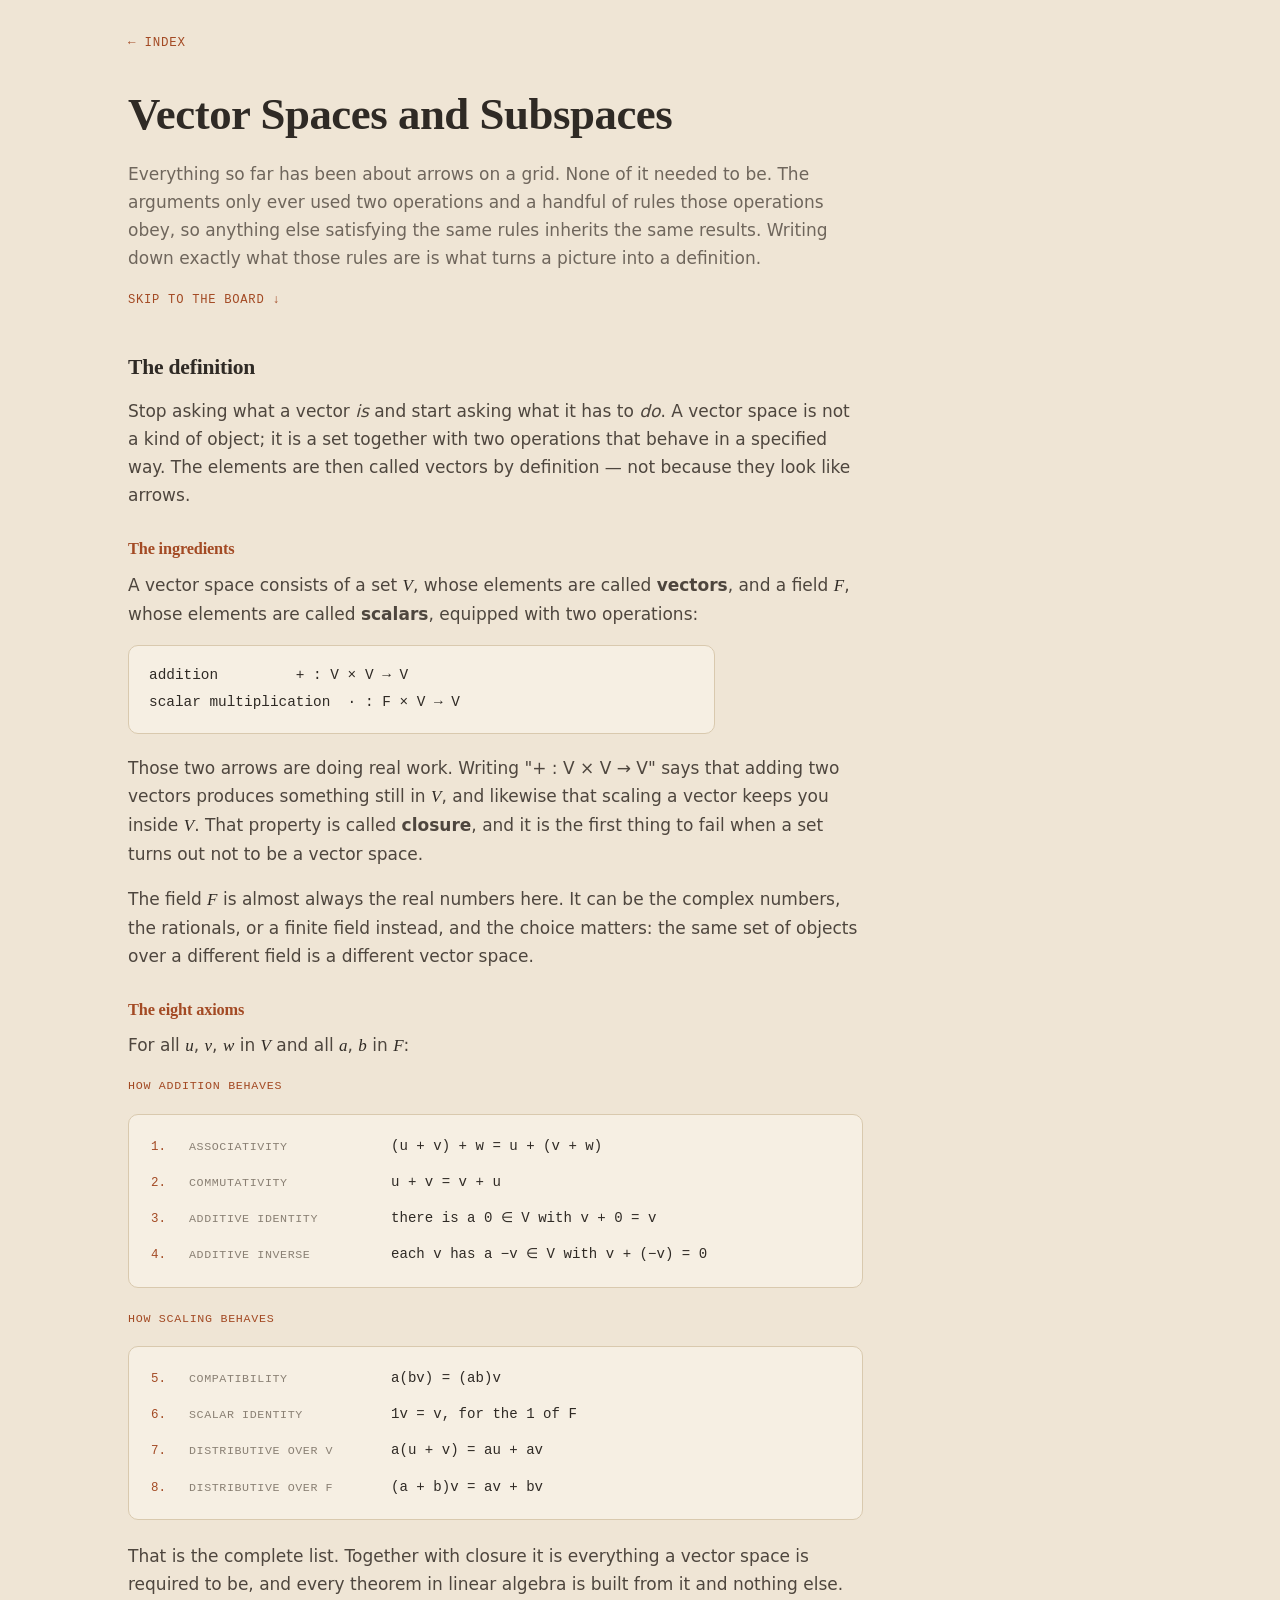
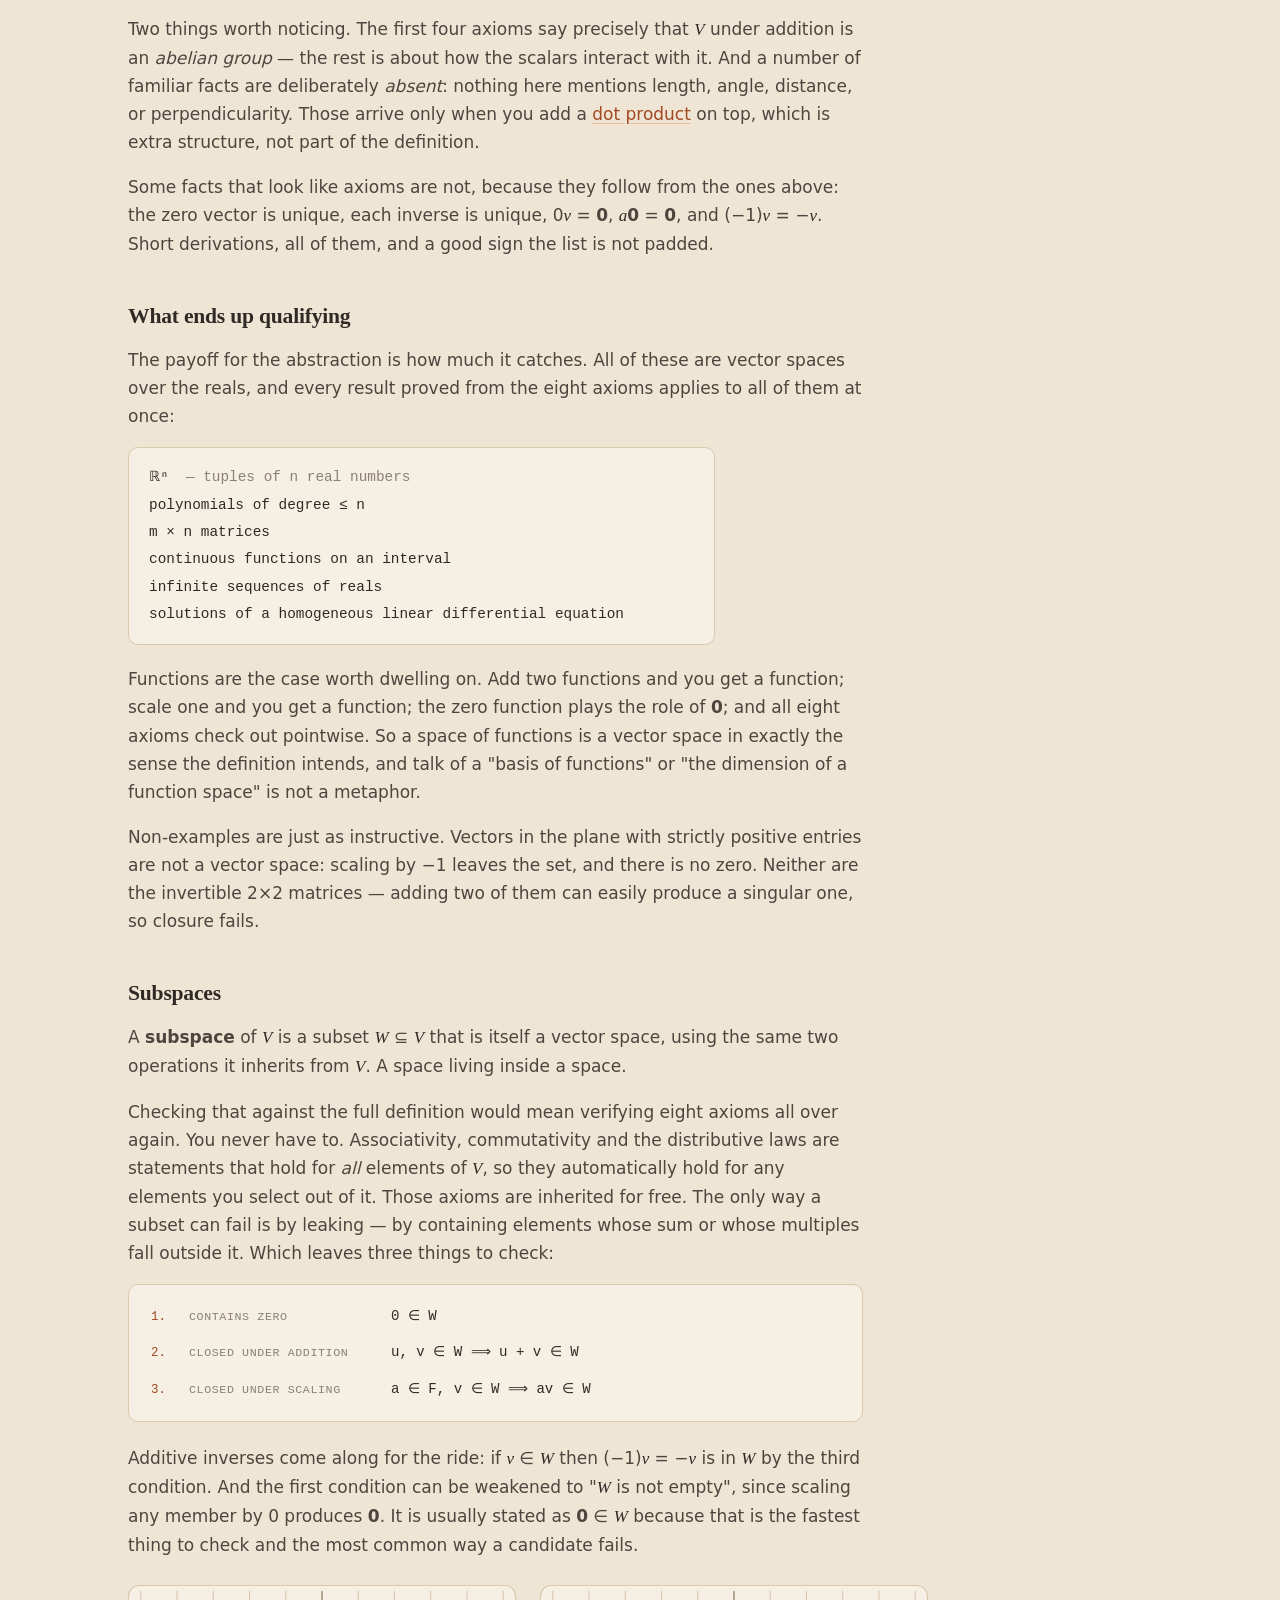
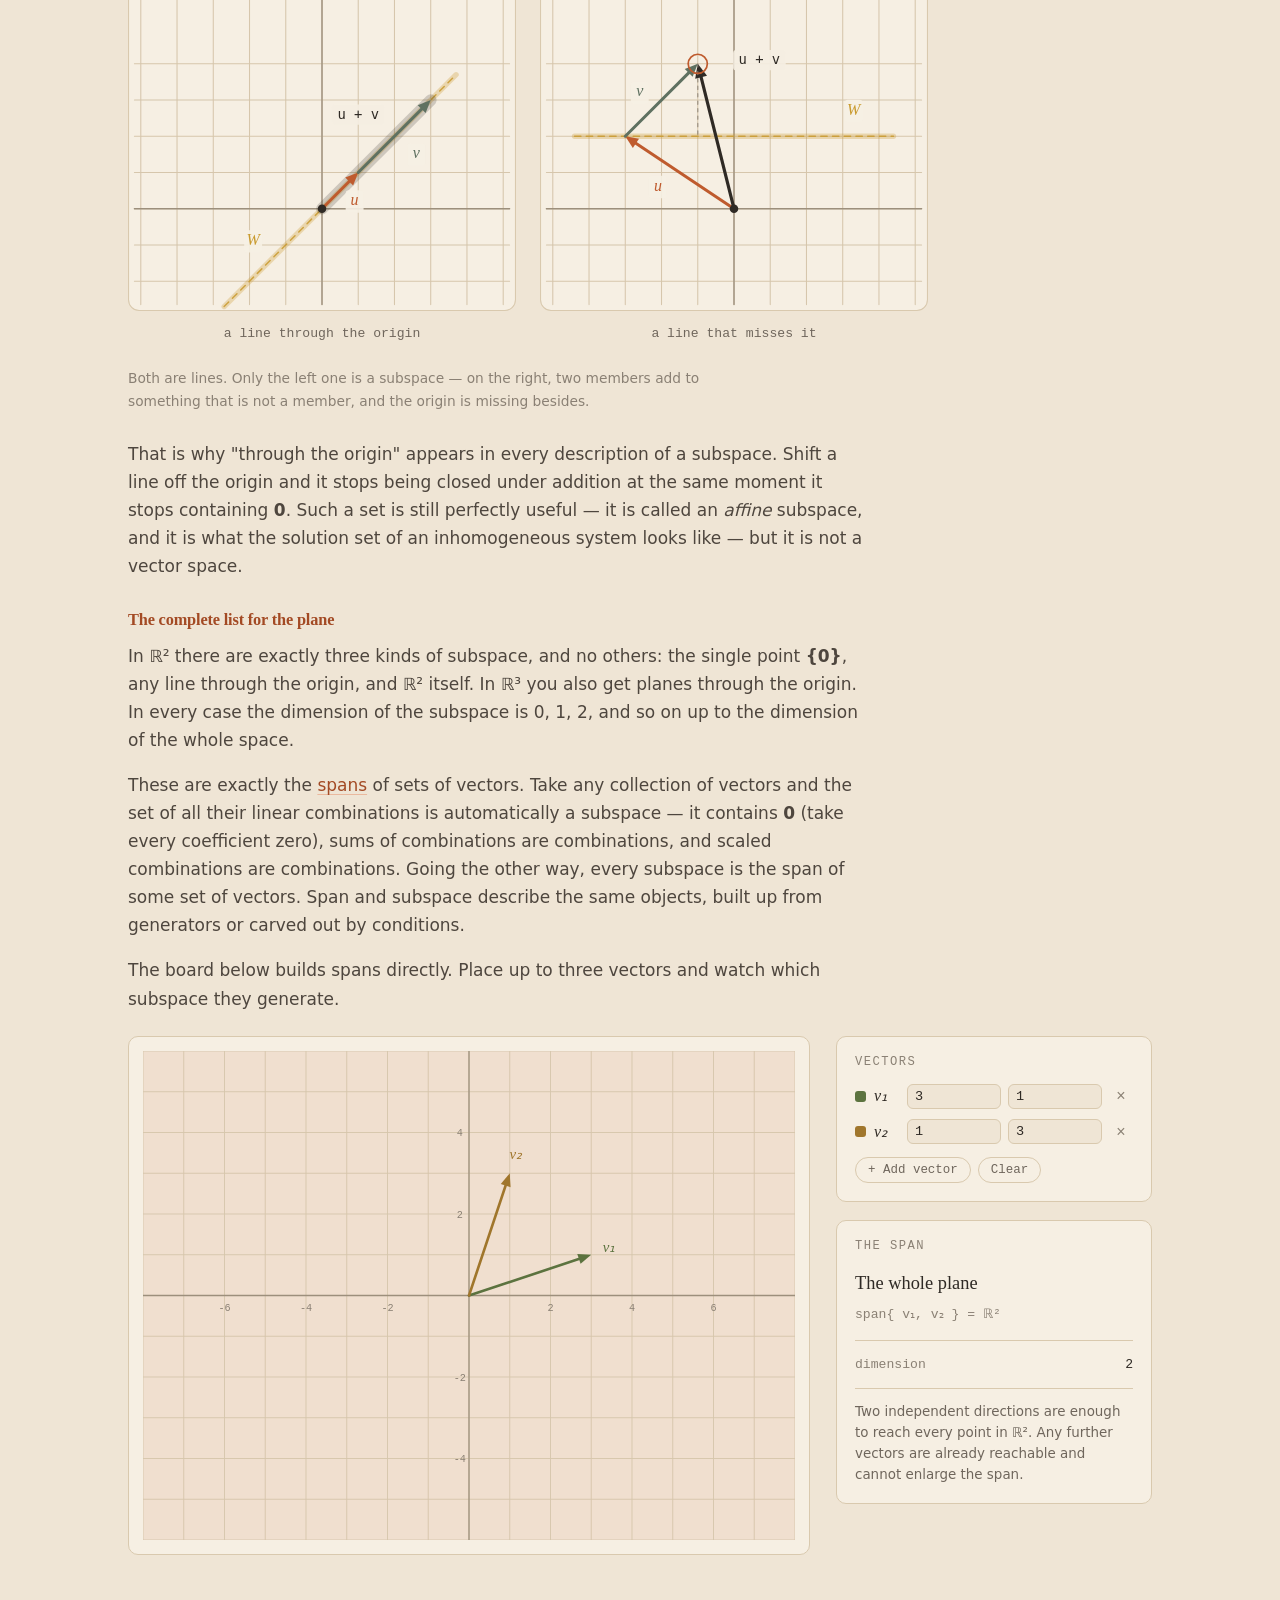
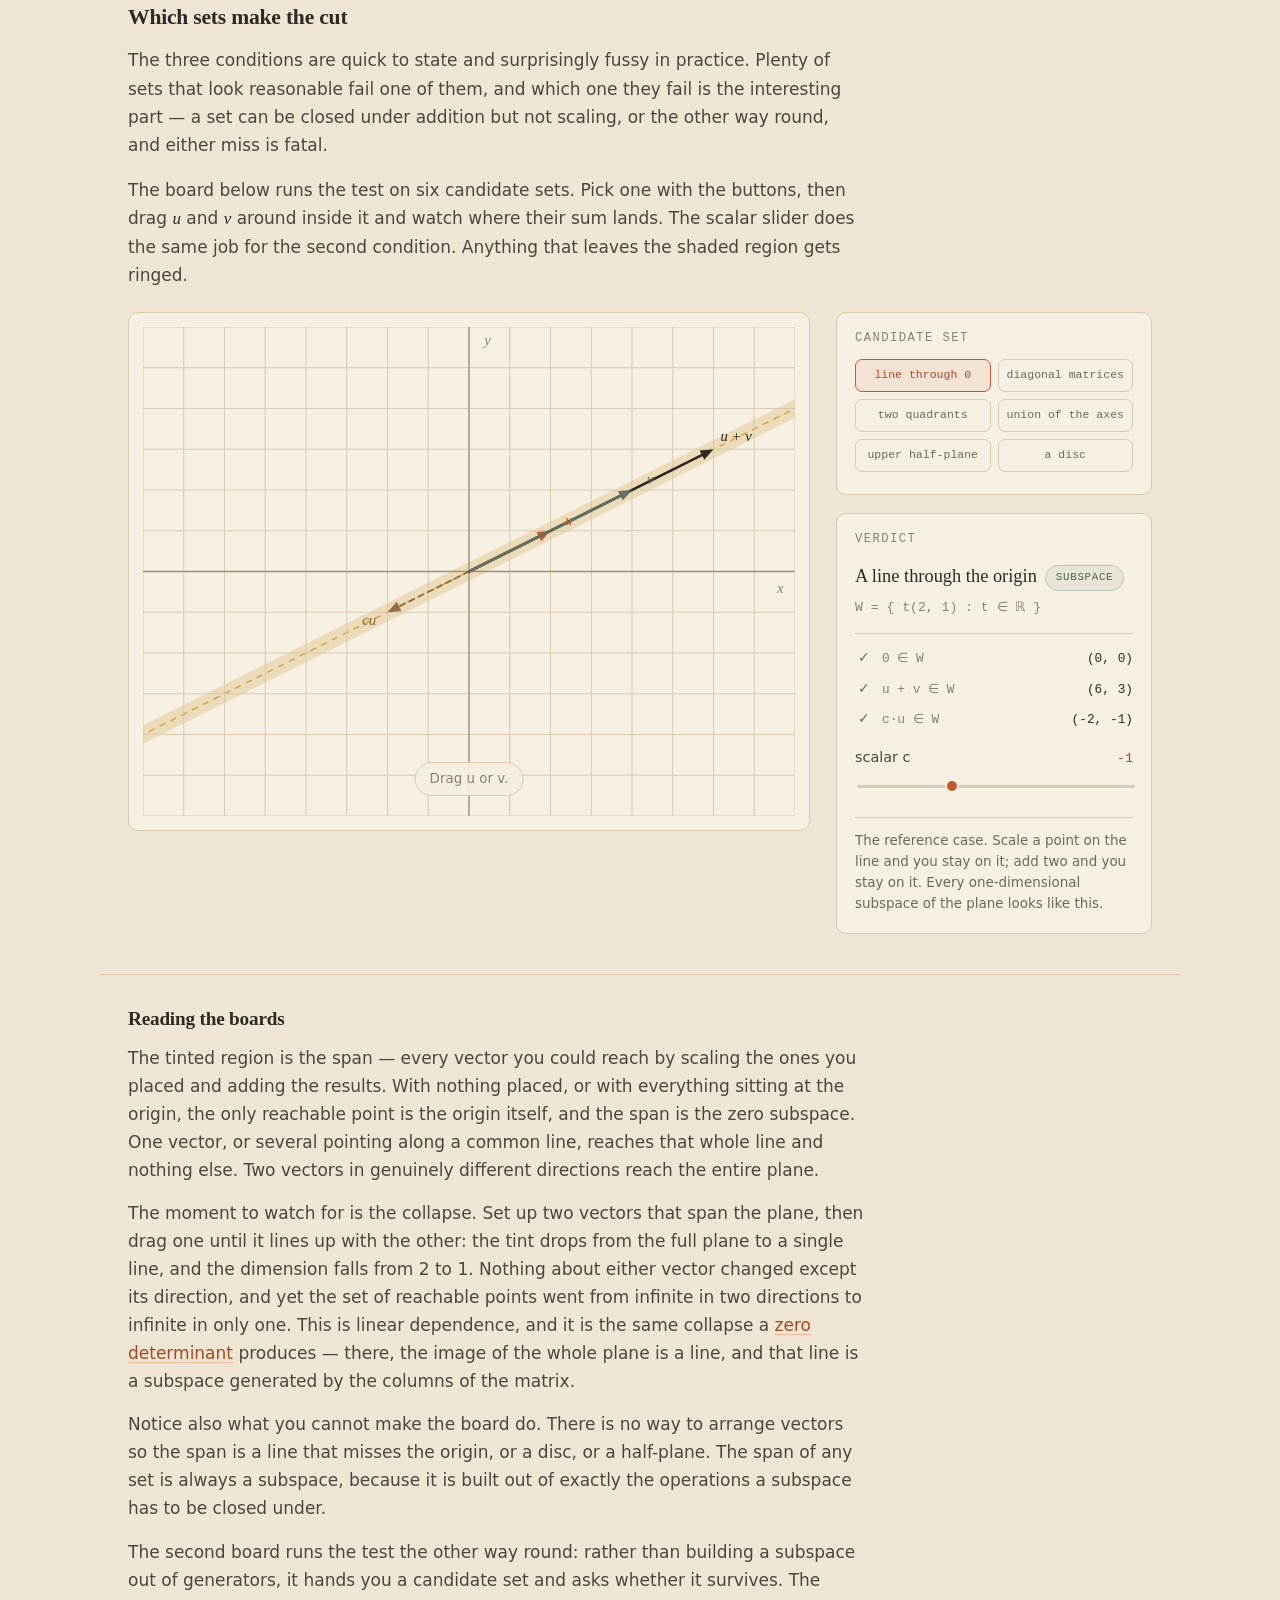
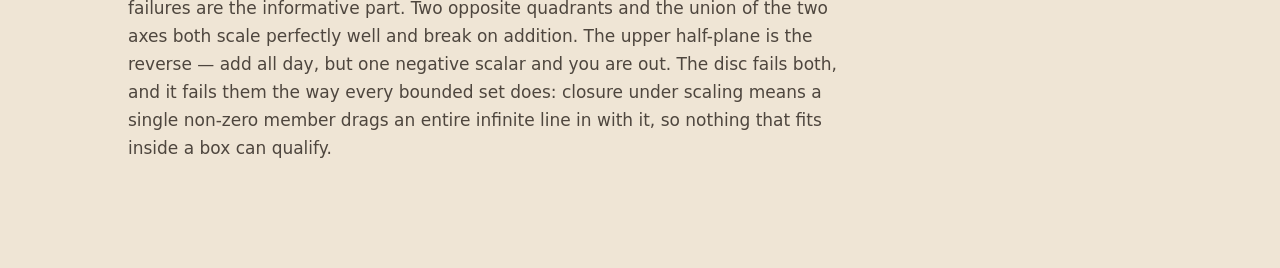
<file: linear-algebra/vector-spaces/index.html>
<!doctype html>
<html lang="en">
  <head>
    <meta charset="utf-8" />
    <meta name="viewport" content="width=device-width, initial-scale=1" />
    <title>Vector Spaces and Subspaces — math-viz</title>
    <meta
      name="description"
      content="The abstract definition of a vector space, all eight axioms, and what a subspace has to satisfy."
    />
    <link rel="stylesheet" href="../../assets/theme.css" />
    <link
      rel="icon"
      href="data:image/svg+xml,<svg xmlns='http://www.w3.org/2000/svg' viewBox='0 0 32 32'><rect width='32' height='32' rx='7' fill='%23efe5d5'/><circle cx='16' cy='16' r='7.5' fill='none' stroke='%23bf5b2e' stroke-width='2.5'/></svg>"
    />
    <style>
      /* ---- explainer prose ---- */
      .jump {
        display: inline-block;
        margin-top: 18px;
        font-family: var(--font-mono);
        font-size: 0.76rem;
        letter-spacing: 0.06em;
        text-transform: uppercase;
        text-decoration: none;
      }
      .jump:hover {
        text-decoration: underline;
        text-underline-offset: 3px;
      }
      .explainer {
        padding-block: 10px 6px;
      }
      .explainer > section + section {
        margin-top: 46px;
      }
      .explainer h2 {
        font-size: 1.35rem;
        margin-bottom: 16px;
      }
      .explainer h3 {
        font-size: 1.02rem;
        margin: 30px 0 12px;
        color: var(--clay-600);
      }
      .explainer p {
        max-width: var(--measure);
        margin: 0 0 17px;
      }
      .explainer figure {
        margin: 26px 0 28px;
        max-width: 800px;
      }
      .explainer figure img {
        display: block;
        width: 100%;
        height: auto;
      }
      .two-up {
        display: grid;
        grid-template-columns: 1fr 1fr;
        gap: 8px 24px;
      }
      .two-up figcaption {
        grid-column: 1 / -1;
      }
      .fig-cap {
        font-family: var(--font-mono);
        font-size: 0.82rem;
        color: var(--ink-500);
        text-align: center;
        margin: 12px 0 0 !important;
      }
      .explainer figcaption {
        max-width: var(--measure);
        margin-top: 14px;
        font-size: 0.86rem;
        color: var(--ink-400);
      }
      .sym {
        font-family: var(--font-display);
        font-style: italic;
        color: var(--ink-900);
      }
      .calc {
        font-family: var(--font-mono);
        font-size: 0.9rem;
        line-height: 1.9;
        color: var(--ink-900);
        background: var(--sand-100);
        border: var(--border);
        border-radius: var(--radius);
        padding: 16px 20px;
        margin: 0 0 20px;
        max-width: var(--measure);
        overflow-x: auto;
      }
      .calc .muted {
        color: var(--ink-400);
      }
      @media (max-width: 660px) {
        .two-up {
          grid-template-columns: 1fr;
          gap: 18px;
        }
      }

      /* ---- the axiom list ---- */
      /* `display: grid` on an li removes its list-item display and with it
         the ::marker, so the numbering runs off a counter instead. */
      .axioms,
      .tests {
        max-width: var(--measure);
        margin: 0 0 22px;
        padding: 20px 22px;
        background: var(--sand-100);
        border: var(--border);
        border-radius: var(--radius);
        list-style: none;
        counter-reset: ax;
      }
      .axioms--from5 {
        counter-reset: ax 4;
      }
      .axioms li,
      .tests li {
        counter-increment: ax;
        display: grid;
        grid-template-columns: 24px 188px 1fr;
        gap: 3px 14px;
        align-items: baseline;
        margin-bottom: 13px;
      }
      .axioms li:last-child,
      .tests li:last-child {
        margin-bottom: 0;
      }
      .axioms li::before,
      .tests li::before {
        content: counter(ax) ".";
        font-family: var(--font-mono);
        font-size: 0.78rem;
        color: var(--clay-600);
      }
      .ax-name {
        font-family: var(--font-mono);
        font-size: 0.73rem;
        letter-spacing: 0.05em;
        text-transform: uppercase;
        color: var(--ink-400);
      }
      .ax-eq {
        font-family: var(--font-mono);
        font-size: 0.88rem;
        color: var(--ink-900);
      }
      .group-head {
        font-family: var(--font-mono);
        font-size: 0.73rem;
        letter-spacing: 0.06em;
        text-transform: uppercase;
        color: var(--clay-600);
        margin: 0 0 10px;
      }
      .group-head + .axioms {
        margin-top: 0;
      }
      @media (max-width: 620px) {
        .axioms li,
        .tests li {
          grid-template-columns: 24px 1fr;
        }
        .ax-eq {
          grid-column: 2;
        }
      }


      /* ---- subspace gallery ---- */
      .modes {
        display: grid;
        grid-template-columns: 1fr 1fr;
        gap: 7px;
        margin-bottom: 4px;
      }
      .modes button {
        font-family: var(--font-mono);
        font-size: 0.72rem;
        line-height: 1.3;
        color: var(--ink-500);
        background: transparent;
        border: 1px solid var(--sand-400);
        border-radius: 7px;
        padding: 8px 5px;
        cursor: pointer;
        transition: border-color 120ms ease, color 120ms ease,
          background-color 120ms ease;
      }
      .modes button:hover {
        border-color: var(--clay-400);
        color: var(--clay-600);
      }
      .modes button[aria-pressed="true"] {
        border-color: var(--clay-500);
        color: var(--clay-600);
        background: rgba(191, 91, 46, 0.08);
      }
      .modes button:focus-visible {
        outline: 2px solid var(--clay-500);
        outline-offset: 2px;
      }
      /* .verdict and .verdict-sub are already defined for the span board
         below; both panels share them. */
      .badge {
        display: inline-block;
        font-family: var(--font-mono);
        font-size: 0.68rem;
        letter-spacing: 0.06em;
        text-transform: uppercase;
        border-radius: 999px;
        padding: 3px 10px;
        margin-left: 8px;
        vertical-align: 2px;
      }
      .badge--yes {
        color: #4c6350;
        border: 1px solid #b9c8bc;
        background: rgba(95, 113, 97, 0.09);
      }
      .badge--no {
        color: var(--clay-600);
        border: 1px solid var(--clay-200);
        background: rgba(191, 91, 46, 0.07);
      }
      .checks {
        display: grid;
        grid-template-columns: 18px 1fr auto;
        gap: 7px 9px;
        align-items: baseline;
        font-family: var(--font-mono);
        font-size: 0.8rem;
        border-top: var(--border);
        padding-top: 13px;
      }
      .checks .mark {
        font-size: 0.9rem;
        text-align: center;
      }
      .checks .ok {
        color: var(--sage, #5f7161);
      }
      .checks .bad {
        color: var(--clay-600);
      }
      .checks .lbl {
        color: var(--ink-400);
      }
      .checks .val {
        color: var(--ink-900);
        text-align: right;
      }
      .story {
        font-size: 0.84rem;
        color: var(--ink-500);
        line-height: 1.55;
        margin: 13px 0 0;
        border-top: var(--border);
        padding-top: 13px;
      }
      .control {
        margin-top: 14px;
      }
      .control-row {
        display: flex;
        justify-content: space-between;
        align-items: baseline;
        margin-bottom: 4px;
      }
      .control label {
        font-size: 0.9rem;
        color: var(--ink-700);
      }
      .control output {
        font-family: var(--font-mono);
        font-size: 0.84rem;
        color: var(--clay-600);
      }
      #board2 {
        touch-action: none;
      }
      #g2-grid line {
        stroke: var(--grid-line);
        stroke-width: 1;
      }
      #g2-axes .axis {
        stroke: var(--axis-line);
        stroke-width: 1.4;
      }

      /* ---- board ---- */
      .board-wrap {
        position: relative;
      }
      #board {
        touch-action: none;
        cursor: crosshair;
      }
      #grid line {
        stroke: var(--grid-line);
        stroke-width: 1;
      }
      #axes .axis {
        stroke: var(--axis-line);
        stroke-width: 1.4;
      }
      .tick {
        font-family: var(--font-mono);
        font-size: 11px;
        fill: var(--ink-400);
        text-anchor: middle;
      }
      .vlabel {
        font-family: var(--font-display);
        font-style: italic;
        font-size: 16px;
        text-anchor: middle;
        dominant-baseline: middle;
        pointer-events: none;
      }
      .spanlabel {
        font-family: var(--font-mono);
        font-size: 12px;
        fill: var(--clay-600);
        pointer-events: none;
      }
      .handle {
        fill: transparent;
        cursor: grab;
      }
      .handle:active {
        cursor: grabbing;
      }
      .handle-ring {
        fill: none;
        stroke-width: 1.5;
        opacity: 0;
        pointer-events: none;
        transition: opacity 110ms ease;
      }
      .handle:hover + .handle-ring,
      .handle:focus-visible + .handle-ring {
        opacity: 0.55;
      }
      .hint {
        position: absolute;
        left: 50%;
        bottom: 20px;
        transform: translateX(-50%);
        margin: 0;
        font-size: 0.84rem;
        color: var(--ink-400);
        background: rgba(246, 239, 227, 0.92);
        border: var(--border);
        border-radius: 999px;
        padding: 5px 14px;
        pointer-events: none;
        white-space: nowrap;
      }
      .hint[hidden] {
        display: none;
      }

      /* ---- panels ---- */
      .vlist {
        list-style: none;
        margin: 0 0 12px;
        padding: 0;
        display: flex;
        flex-direction: column;
        gap: 9px;
      }
      .vrow {
        display: grid;
        grid-template-columns: 12px 26px 1fr 1fr 24px;
        align-items: center;
        gap: 7px;
      }
      .swatch {
        width: 11px;
        height: 11px;
        border-radius: 3px;
      }
      .vname {
        font-family: var(--font-display);
        font-style: italic;
        font-size: 1rem;
        color: var(--ink-900);
      }
      .icon-btn {
        width: 24px;
        height: 24px;
        display: grid;
        place-items: center;
        font-size: 1rem;
        color: var(--ink-400);
        background: transparent;
        border: 1px solid transparent;
        border-radius: 6px;
        cursor: pointer;
        transition: color 120ms ease, border-color 120ms ease;
      }
      .icon-btn:hover {
        color: var(--clay-600);
        border-color: var(--clay-200);
      }
      .icon-btn:focus-visible {
        outline: 2px solid var(--clay-500);
        outline-offset: 1px;
      }
      .empty {
        font-size: 0.86rem;
        color: var(--ink-400);
        margin: 0 0 12px;
      }
      .empty[hidden] {
        display: none;
      }
      .btnrow {
        display: flex;
        flex-wrap: wrap;
        gap: 7px;
      }
      .verdict {
        font-family: var(--font-display);
        font-size: 1.15rem;
        color: var(--ink-900);
        margin: 0 0 6px;
      }
      .verdict-sub {
        font-family: var(--font-mono);
        font-size: 0.82rem;
        color: var(--ink-400);
        margin: 0 0 14px;
      }
      .stats {
        display: grid;
        grid-template-columns: 1fr auto;
        gap: 5px 12px;
        font-family: var(--font-mono);
        font-size: 0.82rem;
        color: var(--ink-400);
        border-top: var(--border);
        padding-top: 13px;
      }
      .stats span:nth-child(even) {
        color: var(--ink-900);
        text-align: right;
      }
      .note {
        font-size: 0.84rem;
        color: var(--ink-500);
        line-height: 1.55;
        margin: 13px 0 0;
        border-top: var(--border);
        padding-top: 13px;
      }
    </style>
  </head>
  <body>
    <nav class="topbar page"><a href="../../">&larr; Index</a></nav>

    <header class="intro page">
      <h1>Vector Spaces and Subspaces</h1>
      <p>
        Everything so far has been about arrows on a grid. None of it needed to
        be. The arguments only ever used two operations and a handful of rules
        those operations obey, so anything else satisfying the same rules
        inherits the same results. Writing down exactly what those rules are is
        what turns a picture into a definition.
      </p>
      <a class="jump" href="#span-section">Skip to the board &darr;</a>
    </header>

    <div class="explainer page">
      <section>
        <h2>The definition</h2>
        <p>
          Stop asking what a vector <em>is</em> and start asking what it has to
          <em>do</em>. A vector space is not a kind of object; it is a set
          together with two operations that behave in a specified way. The
          elements are then called vectors by definition — not because they look
          like arrows.
        </p>

        <h3>The ingredients</h3>
        <p>
          A vector space consists of a set
          <span class="sym">V</span>, whose elements are called
          <strong>vectors</strong>, and a field
          <span class="sym">F</span>, whose elements are called
          <strong>scalars</strong>, equipped with two operations:
        </p>
        <div class="calc">
          addition &nbsp;&nbsp;&nbsp;&nbsp;&nbsp;&nbsp;&nbsp; + : V × V → V<br />
          scalar multiplication &nbsp;· : F × V → V
        </div>
        <p>
          Those two arrows are doing real work. Writing "+ : V × V → V" says
          that adding two vectors produces something still in
          <span class="sym">V</span>, and likewise that scaling a vector keeps
          you inside <span class="sym">V</span>. That property is called
          <strong>closure</strong>, and it is the first thing to fail when a set
          turns out not to be a vector space.
        </p>
        <p>
          The field <span class="sym">F</span> is almost always the real numbers
          here. It can be the complex numbers, the rationals, or a finite field
          instead, and the choice matters: the same set of objects over a
          different field is a different vector space.
        </p>

        <h3>The eight axioms</h3>
        <p>
          For all <span class="sym">u</span>, <span class="sym">v</span>,
          <span class="sym">w</span> in <span class="sym">V</span> and all
          <span class="sym">a</span>, <span class="sym">b</span> in
          <span class="sym">F</span>:
        </p>

        <p class="group-head">How addition behaves</p>
        <ol class="axioms">
          <li>
            <span class="ax-name">associativity</span>
            <span class="ax-eq">(u + v) + w = u + (v + w)</span>
          </li>
          <li>
            <span class="ax-name">commutativity</span>
            <span class="ax-eq">u + v = v + u</span>
          </li>
          <li>
            <span class="ax-name">additive identity</span>
            <span class="ax-eq">there is a 0 ∈ V with v + 0 = v</span>
          </li>
          <li>
            <span class="ax-name">additive inverse</span>
            <span class="ax-eq">each v has a −v ∈ V with v + (−v) = 0</span>
          </li>
        </ol>

        <p class="group-head">How scaling behaves</p>
        <ol class="axioms axioms--from5" start="5">
          <li>
            <span class="ax-name">compatibility</span>
            <span class="ax-eq">a(bv) = (ab)v</span>
          </li>
          <li>
            <span class="ax-name">scalar identity</span>
            <span class="ax-eq">1v = v, for the 1 of F</span>
          </li>
          <li>
            <span class="ax-name">distributive over V</span>
            <span class="ax-eq">a(u + v) = au + av</span>
          </li>
          <li>
            <span class="ax-name">distributive over F</span>
            <span class="ax-eq">(a + b)v = av + bv</span>
          </li>
        </ol>

        <p>
          That is the complete list. Together with closure it is everything a
          vector space is required to be, and every theorem in linear algebra is
          built from it and nothing else.
        </p>
        <p>
          Two things worth noticing. The first four axioms say precisely that
          <span class="sym">V</span> under addition is an
          <em>abelian group</em> — the rest is about how the scalars interact
          with it. And a number of familiar facts are deliberately
          <em>absent</em>: nothing here mentions length, angle, distance, or
          perpendicularity. Those arrive only when you add a
          <a href="../dot-products/">dot product</a> on top, which is extra
          structure, not part of the definition.
        </p>
        <p>
          Some facts that look like axioms are not, because they follow from the
          ones above: the zero vector is unique, each inverse is unique,
          0<span class="sym">v</span> = <strong>0</strong>,
          <span class="sym">a</span><strong>0</strong> = <strong>0</strong>, and
          (−1)<span class="sym">v</span> = −<span class="sym">v</span>. Short
          derivations, all of them, and a good sign the list is not padded.
        </p>
      </section>

      <section>
        <h2>What ends up qualifying</h2>
        <p>
          The payoff for the abstraction is how much it catches. All of these
          are vector spaces over the reals, and every result proved from the
          eight axioms applies to all of them at once:
        </p>
        <div class="calc">
          ℝⁿ <span class="muted">&nbsp;— tuples of n real numbers</span><br />
          polynomials of degree ≤ n<br />
          m × n matrices<br />
          continuous functions on an interval<br />
          infinite sequences of reals<br />
          solutions of a homogeneous linear differential equation
        </div>
        <p>
          Functions are the case worth dwelling on. Add two functions and you
          get a function; scale one and you get a function; the zero function
          plays the role of <strong>0</strong>; and all eight axioms check out
          pointwise. So a space of functions is a vector space in exactly the
          sense the definition intends, and talk of a "basis of functions" or
          "the dimension of a function space" is not a metaphor.
        </p>
        <p>
          Non-examples are just as instructive. Vectors in the plane with
          strictly positive entries are not a vector space: scaling by −1 leaves
          the set, and there is no zero. Neither are the invertible 2×2
          matrices — adding two of them can easily produce a singular one, so
          closure fails.
        </p>
      </section>

      <section>
        <h2>Subspaces</h2>
        <p>
          A <strong>subspace</strong> of <span class="sym">V</span> is a subset
          <span class="sym">W</span> ⊆ <span class="sym">V</span> that is itself
          a vector space, using the same two operations it inherits from
          <span class="sym">V</span>. A space living inside a space.
        </p>
        <p>
          Checking that against the full definition would mean verifying eight
          axioms all over again. You never have to. Associativity,
          commutativity and the distributive laws are statements that hold for
          <em>all</em> elements of <span class="sym">V</span>, so they
          automatically hold for any elements you select out of it. Those
          axioms are inherited for free. The only way a subset can fail is by
          leaking — by containing elements whose sum or whose multiples fall
          outside it. Which leaves three things to check:
        </p>

        <ol class="tests">
          <li>
            <span class="ax-name">contains zero</span>
            <span class="ax-eq">0 ∈ W</span>
          </li>
          <li>
            <span class="ax-name">closed under addition</span>
            <span class="ax-eq">u, v ∈ W ⟹ u + v ∈ W</span>
          </li>
          <li>
            <span class="ax-name">closed under scaling</span>
            <span class="ax-eq">a ∈ F, v ∈ W ⟹ av ∈ W</span>
          </li>
        </ol>

        <p>
          Additive inverses come along for the ride: if
          <span class="sym">v</span> ∈ <span class="sym">W</span> then
          (−1)<span class="sym">v</span> = −<span class="sym">v</span> is in
          <span class="sym">W</span> by the third condition. And the first
          condition can be weakened to "<span class="sym">W</span> is not
          empty", since scaling any member by 0 produces
          <strong>0</strong>. It is usually stated as
          <strong>0</strong> ∈ <span class="sym">W</span> because that is the
          fastest thing to check and the most common way a candidate fails.
        </p>

        <figure class="two-up">
          <div>
            <img
              src="../../assets/figures/subspace-closed.svg"
              alt="A line through the origin, with two of its vectors adding to a third that is still on the line."
              width="364"
              height="306"
            />
            <p class="fig-cap">a line through the origin</p>
          </div>
          <div>
            <img
              src="../../assets/figures/subspace-open.svg"
              alt="A line that misses the origin, where the sum of two of its vectors lands off the line."
              width="364"
              height="306"
            />
            <p class="fig-cap">a line that misses it</p>
          </div>
          <figcaption>
            Both are lines. Only the left one is a subspace — on the right, two
            members add to something that is not a member, and the origin is
            missing besides.
          </figcaption>
        </figure>

        <p>
          That is why "through the origin" appears in every description of a
          subspace. Shift a line off the origin and it stops being closed under
          addition at the same moment it stops containing
          <strong>0</strong>. Such a set is still perfectly useful — it is
          called an <em>affine</em> subspace, and it is what the solution set of
          an inhomogeneous system looks like — but it is not a vector space.
        </p>

        <h3>The complete list for the plane</h3>
        <p>
          In ℝ² there are exactly three kinds of subspace, and no others:
          the single point <strong>{0}</strong>, any line through the origin,
          and ℝ² itself. In ℝ³ you also get planes through the origin. In every
          case the dimension of the subspace is 0, 1, 2, and so on up to the
          dimension of the whole space.
        </p>
        <p>
          These are exactly the
          <a href="../linear-combinations/">spans</a> of sets of vectors. Take
          any collection of vectors and the set of all their linear combinations
          is automatically a subspace — it contains
          <strong>0</strong> (take every coefficient zero), sums of combinations
          are combinations, and scaled combinations are combinations. Going the
          other way, every subspace is the span of some set of vectors. Span and
          subspace describe the same objects, built up from generators or
          carved out by conditions.
        </p>
        <p>
          The board below builds spans directly. Place up to three vectors and
          watch which subspace they generate.
        </p>
      </section>
    </div>

    <div class="stage page" id="span-section">
      <div class="plate">
        <div class="board-wrap">
          <svg
            id="board"
            viewBox="0 0 704 528"
            aria-label="Vectors on a grid with the subspace they span"
          >
            <g id="span"></g>
            <g id="grid"></g>
            <g id="axes"></g>
            <g id="vectors"></g>
            <g id="handles"></g>
          </svg>
          <p class="hint" id="hint">Click anywhere to place a vector.</p>
        </div>
      </div>

      <aside class="side">
        <section class="panel">
          <h2>Vectors</h2>
          <ul class="vlist" id="glossary"></ul>
          <p class="empty" id="empty">None yet.</p>
          <div class="btnrow">
            <button class="btn" id="add" type="button">+ Add vector</button>
            <button class="btn" id="clear" type="button">Clear</button>
          </div>
        </section>

        <section class="panel">
          <h2>The span</h2>
          <p class="verdict" id="verdict"></p>
          <p class="verdict-sub" id="verdict-sub"></p>
          <div class="stats">
            <span>dimension</span><span id="dim">0</span>
          </div>
          <p class="note" id="note"></p>
        </section>
      </aside>
    </div>

    <div class="explainer page">
      <section>
        <h2>Which sets make the cut</h2>
        <p>
          The three conditions are quick to state and surprisingly fussy in
          practice. Plenty of sets that look reasonable fail one of them, and
          which one they fail is the interesting part — a set can be closed
          under addition but not scaling, or the other way round, and either
          miss is fatal.
        </p>
        <p>
          The board below runs the test on six candidate sets. Pick one with the
          buttons, then drag <span class="sym">u</span> and
          <span class="sym">v</span> around inside it and watch where their sum
          lands. The scalar slider does the same job for the second condition.
          Anything that leaves the shaded region gets ringed.
        </p>
      </section>
    </div>

    <div class="stage page" id="gallery-section">
      <div class="plate">
        <div class="board-wrap">
          <svg
            id="board2"
            viewBox="0 0 704 528"
            aria-label="A candidate set in the plane, tested against the subspace conditions"
          >
            <g id="g2-region"></g>
            <g id="g2-grid"></g>
            <g id="g2-axes"></g>
            <g id="g2-vecs"></g>
            <g id="g2-handles"></g>
          </svg>
          <p class="hint" id="g2-hint">Drag u or v.</p>
        </div>
      </div>

      <aside class="side">
        <section class="panel">
          <h2>Candidate set</h2>
          <div class="modes" id="g2-modes"></div>
        </section>

        <section class="panel">
          <h2>Verdict</h2>
          <p class="verdict" id="g2-verdict"></p>
          <p class="verdict-sub" id="g2-def"></p>
          <div class="checks" id="g2-checks"></div>
          <div class="control">
            <div class="control-row">
              <label for="g2-c">scalar c</label><output id="g2-c-out"></output>
            </div>
            <input id="g2-c" type="range" min="-3" max="3" step="0.5" value="-1" />
          </div>
          <p class="story" id="g2-story"></p>
        </section>
      </aside>
    </div>

    <section class="notes page">
      <h2>Reading the boards</h2>
      <p>
        The tinted region is the span — every vector you could reach by scaling
        the ones you placed and adding the results. With nothing placed, or with
        everything sitting at the origin, the only reachable point is the origin
        itself, and the span is the zero subspace. One vector, or several
        pointing along a common line, reaches that whole line and nothing else.
        Two vectors in genuinely different directions reach the entire plane.
      </p>
      <p>
        The moment to watch for is the collapse. Set up two vectors that span
        the plane, then drag one until it lines up with the other: the tint
        drops from the full plane to a single line, and the dimension falls from
        2 to 1. Nothing about either vector changed except its direction, and
        yet the set of reachable points went from infinite in two directions to
        infinite in only one. This is linear dependence, and it is the same
        collapse a
        <a href="../linear-transformations/">zero determinant</a> produces —
        there, the image of the whole plane is a line, and that line is a
        subspace generated by the columns of the matrix.
      </p>
      <p>
        Notice also what you cannot make the board do. There is no way to
        arrange vectors so the span is a line that misses the origin, or a
        disc, or a half-plane. The span of any set is always a subspace, because
        it is built out of exactly the operations a subspace has to be closed
        under.
      </p>
      <p>
        The second board runs the test the other way round: rather than
        building a subspace out of generators, it hands you a candidate set and
        asks whether it survives. The failures are the informative part. Two
        opposite quadrants and the union of the two axes both scale perfectly
        well and break on addition. The upper half-plane is the reverse — add
        all day, but one negative scalar and you are out. The disc fails both,
        and it fails them the way every bounded set does: closure under scaling
        means a single non-zero member drags an entire infinite line in with
        it, so nothing that fits inside a box can qualify.
      </p>
    </section>

    <script>
      (function () {
        "use strict";

        const U = 44, OX = 352, OY = 264;
        const XMIN = -8, XMAX = 8, YMIN = -6, YMAX = 6;
        const MAX_VECTORS = 3;

        const sx = (x) => OX + U * x;
        const sy = (y) => OY - U * y;
        const lx = (x) => Math.max(14, Math.min(690, x));
        const ly = (y) => Math.max(13, Math.min(517, y));
        const $ = (id) => document.getElementById(id);
        const board = $("board");

        const SUB = "₀₁₂₃₄₅₆₇₈₉";
        const sub = (n) => String(n).split("").map((d) => SUB[+d]).join("");

        let vectors = [];
        let nextId = 1;

        const HUES = [18, 84, 40, 96, 28, 70, 12, 56];
        let hueCursor = Math.floor(Math.random() * HUES.length);
        function warmColor() {
          const h = HUES[hueCursor++ % HUES.length] + (Math.random() * 8 - 4);
          const olive = h > 62;
          const s = olive ? 24 + Math.random() * 12 : 43 + Math.random() * 15;
          const l = olive ? 33 + Math.random() * 8 : 38 + Math.random() * 10;
          return `hsl(${h.toFixed(0)} ${s.toFixed(0)}% ${l.toFixed(0)}%)`;
        }

        function arrow(x1, y1, x2, y2, color, w) {
          const dx = x2 - x1, dy = y2 - y1;
          const len = Math.hypot(dx, dy);
          if (len < 1) return "";
          const ux = dx / len, uy = dy / len;
          const head = Math.min(14, len * 0.5);
          const hw = head * 0.4;
          const bx = x2 - ux * head, by = y2 - uy * head;
          const px = -uy, py = ux;
          const f = (n) => n.toFixed(1);
          return (
            `<line x1="${f(x1)}" y1="${f(y1)}" x2="${f(bx + ux * 1.5)}" ` +
            `y2="${f(by + uy * 1.5)}" stroke="${color}" stroke-width="${w}" ` +
            `stroke-linecap="round"/>` +
            `<path d="M${f(x2)},${f(y2)} L${f(bx + px * hw)},${f(by + py * hw)} ` +
            `L${f(bx - px * hw)},${f(by - py * hw)} Z" fill="${color}"/>`
          );
        }

        function buildGrid() {
          let g = "";
          for (let x = XMIN; x <= XMAX; x++)
            g += `<line x1="${sx(x)}" y1="${sy(YMIN)}" x2="${sx(x)}" y2="${sy(YMAX)}"/>`;
          for (let y = YMIN; y <= YMAX; y++)
            g += `<line x1="${sx(XMIN)}" y1="${sy(y)}" x2="${sx(XMAX)}" y2="${sy(y)}"/>`;
          $("grid").innerHTML = g;

          let a =
            `<line class="axis" x1="${sx(XMIN)}" y1="${sy(0)}" x2="${sx(XMAX)}" y2="${sy(0)}"/>` +
            `<line class="axis" x1="${sx(0)}" y1="${sy(YMIN)}" x2="${sx(0)}" y2="${sy(YMAX)}"/>`;
          for (let x = XMIN + 2; x <= XMAX - 2; x += 2)
            if (x !== 0)
              a += `<text class="tick" x="${sx(x)}" y="${sy(0) + 17}">${x}</text>`;
          for (let y = YMIN + 2; y <= YMAX - 2; y += 2)
            if (y !== 0)
              a += `<text class="tick" x="${sx(0) - 10}" y="${sy(y) + 4}" text-anchor="end">${y}</text>`;
          $("axes").innerHTML = a;
        }

        // Rank of the placed vectors. Coordinates are integers, so the
        // cross-product test for "all on one line" is exact — no epsilon.
        function spanInfo() {
          const nz = vectors.filter((v) => v.x !== 0 || v.y !== 0);
          if (!nz.length) return { rank: 0 };
          const base = nz[0];
          const spread = nz.some((v) => base.x * v.y - base.y * v.x !== 0);
          return spread ? { rank: 2 } : { rank: 1, dir: base };
        }

        function drawSpan(info) {
          if (info.rank === 0) {
            $("span").innerHTML =
              `<circle cx="${sx(0)}" cy="${sy(0)}" r="7" fill="var(--clay-500)" ` +
              `fill-opacity="0.35"/><circle cx="${sx(0)}" cy="${sy(0)}" r="3.5" ` +
              `fill="var(--clay-500)"/>` +
              `<text class="spanlabel" x="${sx(0) + 16}" y="${sy(0) - 12}">{ 0 }</text>`;
            return;
          }
          if (info.rank === 1) {
            const d = info.dir;
            const n = Math.hypot(d.x, d.y);
            const t = 40; // long enough to run past the board in both directions
            const x1 = sx((-d.x / n) * t), y1 = sy((-d.y / n) * t);
            const x2 = sx((d.x / n) * t), y2 = sy((d.y / n) * t);
            $("span").innerHTML =
              `<line x1="${x1.toFixed(1)}" y1="${y1.toFixed(1)}" x2="${x2.toFixed(1)}" ` +
              `y2="${y2.toFixed(1)}" stroke="var(--clay-500)" stroke-width="16" ` +
              `stroke-opacity="0.16" stroke-linecap="round"/>` +
              `<line x1="${x1.toFixed(1)}" y1="${y1.toFixed(1)}" x2="${x2.toFixed(1)}" ` +
              `y2="${y2.toFixed(1)}" stroke="var(--clay-500)" stroke-width="1.6" ` +
              `stroke-opacity="0.75" stroke-dasharray="7 6"/>`;
            return;
          }
          $("span").innerHTML =
            `<rect x="0" y="0" width="704" height="528" fill="var(--clay-500)" ` +
            `fill-opacity="0.11"/>`;
        }

        function draw() {
          const info = spanInfo();
          drawSpan(info);

          let vs = "", hs = "";
          vectors.forEach((v, i) => {
            const name = "v" + sub(i + 1);
            vs += arrow(sx(0), sy(0), sx(v.x), sy(v.y), v.color, 2.8);
            const len = Math.hypot(v.x, v.y) || 1;
            const ox = (v.x / len) * 0.46, oy = (v.y / len) * 0.46;
            vs += `<text class="vlabel" x="${lx(sx(v.x + ox))}" ` +
              `y="${ly(sy(v.y + oy))}" fill="${v.color}">${name}</text>`;
            hs += `<circle class="handle" data-id="${v.id}" cx="${sx(v.x)}" cy="${sy(v.y)}" ` +
              `r="15" tabindex="0" role="button" aria-label="Drag ${name}"/>` +
              `<circle class="handle-ring" cx="${sx(v.x)}" cy="${sy(v.y)}" r="11" stroke="${v.color}"/>`;
          });
          $("vectors").innerHTML = vs;
          $("handles").innerHTML = hs;
          $("hint").hidden = vectors.length > 0;

          const names = vectors.map((_, i) => "v" + sub(i + 1)).join(", ");
          const label = vectors.length ? `span{ ${names} }` : "span{ }";
          if (info.rank === 0) {
            $("verdict").textContent = "The zero subspace";
            $("verdict-sub").textContent = `${label} = { 0 }`;
            $("note").textContent =
              "Every combination of nothing — or of zero vectors — is the zero vector. It is the smallest subspace, and it sits inside every other one.";
          } else if (info.rank === 1) {
            $("verdict").textContent = "A line through the origin";
            $("verdict-sub").textContent = `${label} = a line`;
            $("note").textContent =
              vectors.filter((v) => v.x || v.y).length > 1
                ? "These all lie along one line, so the extra ones add nothing new. They are linearly dependent."
                : "One direction, scaled by every real number, sweeps out a line — and that line is a subspace.";
          } else {
            $("verdict").textContent = "The whole plane";
            $("verdict-sub").textContent = `${label} = ℝ²`;
            $("note").textContent =
              "Two independent directions are enough to reach every point in ℝ². Any further vectors are already reachable and cannot enlarge the span.";
          }
          $("dim").textContent = info.rank;

          renderList();
        }

        function renderList() {
          const list = $("glossary");
          list.innerHTML = "";
          vectors.forEach((v, i) => {
            const li = document.createElement("li");
            li.className = "vrow";
            li.innerHTML =
              `<span class="swatch" style="background:${v.color}"></span>` +
              `<span class="vname">v${sub(i + 1)}</span>` +
              `<input type="number" step="1" value="${v.x}" data-axis="x" aria-label="v${sub(i + 1)} x component" />` +
              `<input type="number" step="1" value="${v.y}" data-axis="y" aria-label="v${sub(i + 1)} y component" />` +
              `<button class="icon-btn" type="button" aria-label="Delete v${sub(i + 1)}">×</button>`;
            li.querySelectorAll("input").forEach((inp) => {
              inp.addEventListener("input", () => {
                const n = Number(inp.value);
                if (inp.value === "" || Number.isNaN(n)) return;
                const axis = inp.dataset.axis;
                const lim = axis === "x" ? XMAX : YMAX;
                v[axis] = Math.max(-lim, Math.min(lim, Math.round(n)));
                draw();
              });
            });
            li.querySelector("button").addEventListener("click", () => {
              vectors = vectors.filter((w) => w.id !== v.id);
              draw();
            });
            list.appendChild(li);
          });
          $("empty").hidden = vectors.length > 0;
          $("add").disabled = vectors.length >= MAX_VECTORS;
        }

        // Keep the number fields in step with a drag without rebuilding the
        // list, which would drop focus mid-interaction.
        function syncInputs() {
          const rows = $("glossary").children;
          vectors.forEach((v, i) => {
            const row = rows[i];
            if (!row) return;
            const [ix, iy] = row.querySelectorAll("input");
            if (document.activeElement !== ix) ix.value = v.x;
            if (document.activeElement !== iy) iy.value = v.y;
          });
        }

        const occupied = (x, y) => vectors.some((v) => v.x === x && v.y === y);

        function addVector(x, y) {
          if (vectors.length >= MAX_VECTORS || occupied(x, y)) return;
          vectors.push({ id: nextId++, x: x, y: y, color: warmColor() });
          draw();
        }

        function freeSpot() {
          const cand = [[3, 1], [1, 3], [-2, 2], [2, -2], [-3, -1]];
          for (const [x, y] of cand) if (!occupied(x, y)) return [x, y];
          for (let r = 1; r <= 6; r++)
            for (let x = -r; x <= r; x++)
              for (let y = -r; y <= r; y++)
                if ((x || y) && !occupied(x, y)) return [x, y];
          return [1, 1];
        }

        function toBoard(evt) {
          const r = board.getBoundingClientRect();
          const k = 704 / r.width;
          return { x: (evt.clientX - r.left) * k, y: (evt.clientY - r.top) * k };
        }
        function snap(p) {
          return {
            x: Math.max(XMIN, Math.min(XMAX, Math.round((p.x - OX) / U))),
            y: Math.max(YMIN, Math.min(YMAX, Math.round((OY - p.y) / U))),
          };
        }

        let dragId = null, downAt = null;

        board.addEventListener("pointerdown", (e) => {
          const h = e.target.closest(".handle");
          if (h) {
            dragId = Number(h.dataset.id);
            h.setPointerCapture(e.pointerId);
            e.preventDefault();
            return;
          }
          downAt = { x: e.clientX, y: e.clientY };
        });
        board.addEventListener("pointermove", (e) => {
          if (dragId == null) return;
          const v = vectors.find((w) => w.id === dragId);
          if (!v) return;
          const p = snap(toBoard(e));
          if (p.x === v.x && p.y === v.y) return;
          v.x = p.x;
          v.y = p.y;
          draw();
          syncInputs();
        });
        board.addEventListener("pointerup", (e) => {
          if (dragId != null) {
            dragId = null;
            downAt = null;
            return;
          }
          if (!downAt) return;
          const moved = Math.hypot(e.clientX - downAt.x, e.clientY - downAt.y);
          downAt = null;
          if (moved > 5) return;
          const p = snap(toBoard(e));
          addVector(p.x, p.y);
        });
        board.addEventListener("pointercancel", () => (dragId = null));

        board.addEventListener("keydown", (e) => {
          const h = e.target.closest(".handle");
          if (!h) return;
          const d = {
            ArrowLeft: [-1, 0], ArrowRight: [1, 0],
            ArrowUp: [0, 1], ArrowDown: [0, -1],
          }[e.key];
          if (!d) return;
          e.preventDefault();
          const id = Number(h.dataset.id);
          const v = vectors.find((w) => w.id === id);
          if (!v) return;
          v.x = Math.max(XMIN, Math.min(XMAX, v.x + d[0]));
          v.y = Math.max(YMIN, Math.min(YMAX, v.y + d[1]));
          draw();
          syncInputs();
          const again = $("handles").querySelector(`.handle[data-id="${id}"]`);
          if (again) again.focus();
        });

        $("add").addEventListener("click", () => addVector(...freeSpot()));
        $("clear").addEventListener("click", () => {
          vectors = [];
          draw();
        });

        buildGrid();
        addVector(3, 1);
        addVector(1, 3);
      })();
    </script>
    <script>
      (function () {
        "use strict";

        const $ = (id) => document.getElementById(id);
        const U = 44, OX = 352, OY = 264;
        const XMIN = -8, XMAX = 8, YMIN = -6, YMAX = 6;
        const CLAY = "#bf5b2e", SAGE = "#5f7161", OCHRE = "#c99a2e", INK = "#2f2a25";
        const UMBER = "#8c6239";

        const sx = (x) => OX + U * x;
        const sy = (y) => OY - U * y;
        const lx = (v) => Math.max(14, Math.min(690, v));
        const ly = (v) => Math.max(13, Math.min(515, v));
        const rnd = (v, s) => Math.round(v / s) * s;
        const clampX = (v) => Math.max(XMIN, Math.min(XMAX, v));
        const clampY = (v) => Math.max(YMIN, Math.min(YMAX, v));

        const rect = (x0, y0, x1, y1) =>
          `<rect x="${sx(x0)}" y="${sy(y1)}" width="${(x1 - x0) * U}" ` +
          `height="${(y1 - y0) * U}" fill="${OCHRE}" fill-opacity="0.22"/>`;

        // Every mode is the same four things: what to draw, what counts as
        // inside, where a dragged handle lands, and the story it tells.
        const MODES = [
          {
            id: "line",
            label: "line through 0",
            title: "A line through the origin",
            def: "W = { t(2, 1) : t ∈ ℝ }",
            zero: true,
            contains: (x, y) => Math.abs(x - 2 * y) < 1e-9,
            snap(p) {
              const t = rnd((p.x * 2 + p.y) / 5, 0.5);
              return { x: clampX(2 * t), y: clampY(t) };
            },
            draw() {
              const t = 40;
              return (
                `<line x1="${sx(-2 * t)}" y1="${sy(-t)}" x2="${sx(2 * t)}" y2="${sy(t)}" ` +
                `stroke="${OCHRE}" stroke-width="18" stroke-opacity="0.24" stroke-linecap="round"/>` +
                `<line x1="${sx(-2 * t)}" y1="${sy(-t)}" x2="${sx(2 * t)}" y2="${sy(t)}" ` +
                `stroke="${OCHRE}" stroke-width="1.6" stroke-opacity="0.8" stroke-dasharray="7 6"/>`
              );
            },
            u: { x: 2, y: 1 }, v: { x: 4, y: 2 }, c: -1,
            story:
              "The reference case. Scale a point on the line and you stay on it; add two and you stay on it. Every one-dimensional subspace of the plane looks like this.",
          },
          {
            id: "diag",
            label: "diagonal matrices",
            title: "The 2×2 diagonal matrices",
            def: "W = { diag(d₁, d₂) }",
            axes: ["d₁", "d₂"],
            matrix: true,
            zero: true,
            contains: () => true,
            snap: (p) => ({ x: clampX(rnd(p.x, 1)), y: clampY(rnd(p.y, 1)) }),
            draw: () => rect(XMIN, YMIN, XMAX, YMAX),
            u: { x: 2, y: -1 }, v: { x: -3, y: 2 }, c: -1,
            story:
              "Read the two axes as the two diagonal entries: this whole plane is the set of 2×2 diagonal matrices, sitting inside the four-dimensional space of all 2×2 matrices. Adding two of them cannot wake an off-diagonal entry, because zero plus zero is zero, and neither can scaling. A subspace of dimension 2 inside one of dimension 4.",
          },
          {
            id: "quad", failsAdd: true,
            label: "two quadrants",
            title: "Two opposite quadrants",
            def: "W = { (x, y) : xy ≥ 0 }",
            zero: true,
            contains: (x, y) => x * y >= -1e-9,
            snap: (p) => ({ x: clampX(rnd(p.x, 1)), y: clampY(rnd(p.y, 1)) }),
            draw: () => rect(0, 0, XMAX, YMAX) + rect(XMIN, YMIN, 0, 0),
            u: { x: 3, y: 1 }, v: { x: -1, y: -3 }, c: -1,
            story:
              "Scaling is fine — multiplying by a negative swaps the first quadrant for the third, and the set contains both. Addition is not. Take one point from each quadrant and the sum can land in the empty ones. Closed under scaling, open under addition: the exact mirror image of the all-negative set.",
          },
          {
            id: "axes", failsAdd: true,
            label: "union of the axes",
            title: "The two axes together",
            def: "W = { x = 0 } ∪ { y = 0 }",
            zero: true,
            contains: (x, y) => Math.abs(x) < 1e-9 || Math.abs(y) < 1e-9,
            snap(p) {
              return Math.abs(p.x) >= Math.abs(p.y)
                ? { x: clampX(rnd(p.x, 1)), y: 0 }
                : { x: 0, y: clampY(rnd(p.y, 1)) };
            },
            draw() {
              const bar = (x1, y1, x2, y2) =>
                `<line x1="${sx(x1)}" y1="${sy(y1)}" x2="${sx(x2)}" y2="${sy(y2)}" ` +
                `stroke="${OCHRE}" stroke-width="18" stroke-opacity="0.24" stroke-linecap="round"/>`;
              return (
                bar(XMIN, 0, XMAX, 0) + bar(0, YMIN, 0, YMAX) +
                `<line x1="${sx(XMIN)}" y1="${sy(0)}" x2="${sx(XMAX)}" y2="${sy(0)}" ` +
                `stroke="${OCHRE}" stroke-width="1.6" stroke-opacity="0.8" stroke-dasharray="7 6"/>` +
                `<line x1="${sx(0)}" y1="${sy(YMIN)}" x2="${sx(0)}" y2="${sy(YMAX)}" ` +
                `stroke="${OCHRE}" stroke-width="1.6" stroke-opacity="0.8" stroke-dasharray="7 6"/>`
              );
            },
            u: { x: 3, y: 0 }, v: { x: 0, y: 2 }, c: -1,
            story:
              "Each axis on its own is a perfectly good subspace. Their union is not, and this is the general lesson: a union of two subspaces is only a subspace when one already contains the other. Step off along one axis, then along the other, and you land in open country between them.",
          },
          {
            id: "half", failsScale: true,
            label: "upper half-plane",
            title: "The upper half-plane",
            def: "W = { (x, y) : y ≥ 0 }",
            zero: true,
            contains: (x, y) => y >= -1e-9,
            snap: (p) => ({ x: clampX(rnd(p.x, 1)), y: clampY(rnd(p.y, 1)) }),
            draw: () => rect(XMIN, 0, XMAX, YMAX),
            u: { x: 2, y: 3 }, v: { x: -3, y: 1 }, c: -1,
            story:
              "Addition never fails here — two things pointing up add to something pointing up. Scaling does, the moment c goes negative: the vector flips through the origin and lands in the half you left out. This is the failure the all-negative matrices had, and it is why closure under scaling forces a subspace to be symmetric about the origin.",
          },
          {
            id: "disc", failsScale: true, failsAdd: true,
            label: "a disc",
            title: "A disc around the origin",
            def: "W = { (x, y) : x² + y² ≤ 9 }",
            zero: true,
            contains: (x, y) => x * x + y * y <= 9 + 1e-9,
            snap: (p) => ({ x: clampX(rnd(p.x, 1)), y: clampY(rnd(p.y, 1)) }),
            draw: () =>
              `<circle cx="${sx(0)}" cy="${sy(0)}" r="${3 * U}" fill="${OCHRE}" ` +
              `fill-opacity="0.22" stroke="${OCHRE}" stroke-width="1.6" ` +
              `stroke-opacity="0.8" stroke-dasharray="7 6"/>`,
            u: { x: 2, y: 2 }, v: { x: -2, y: 2 }, c: 2,
            story:
              "Note that c = −1 is safe: the disc is symmetric through the origin, so flipping stays inside. Push c past the edge and it fails anyway. Bounded sets can never be subspaces — closure under scaling means every non-zero member drags an entire infinite line along with it.",
          },
        ];

        let mode = MODES[0];
        let u = { ...mode.u }, v = { ...mode.v }, cval = mode.c;

        function arrow(x1, y1, x2, y2, color, w, opts) {
          const o = opts || {};
          const ax = sx(x1), ay = sy(y1), bx2 = sx(x2), by2 = sy(y2);
          const dx = bx2 - ax, dy = by2 - ay;
          const len = Math.hypot(dx, dy);
          if (len < 2) return "";
          const ux = dx / len, uy = dy / len;
          const head = Math.min(14, len * 0.42);
          const hw = head * 0.4;
          const bx = bx2 - ux * head, by = by2 - uy * head;
          const px = -uy, py = ux;
          const dash = o.dash ? ` stroke-dasharray="${o.dash}"` : "";
          const op = o.opacity == null ? 1 : o.opacity;
          const f = (n) => n.toFixed(1);
          return (
            `<line x1="${f(ax)}" y1="${f(ay)}" x2="${f(bx + ux)}" y2="${f(by + uy)}" ` +
            `stroke="${color}" stroke-width="${w}" stroke-opacity="${op}" ` +
            `stroke-linecap="round"${dash}/>` +
            `<path d="M${f(bx2)},${f(by2)} L${f(bx + px * hw)},${f(by + py * hw)} ` +
            `L${f(bx - px * hw)},${f(by - py * hw)} Z" fill="${color}" fill-opacity="${op}"/>`
          );
        }

        function buildGrid() {
          let g = "";
          for (let x = XMIN; x <= XMAX; x++)
            g += `<line x1="${sx(x)}" y1="${sy(YMIN)}" x2="${sx(x)}" y2="${sy(YMAX)}"/>`;
          for (let y = YMIN; y <= YMAX; y++)
            g += `<line x1="${sx(XMIN)}" y1="${sy(y)}" x2="${sx(XMAX)}" y2="${sy(y)}"/>`;
          $("g2-grid").innerHTML = g;
        }

        function drawAxes() {
          const n = mode.axes || ["x", "y"];
          $("g2-axes").innerHTML =
            `<line class="axis" x1="${sx(XMIN)}" y1="${sy(0)}" x2="${sx(XMAX)}" y2="${sy(0)}"/>` +
            `<line class="axis" x1="${sx(0)}" y1="${sy(YMIN)}" x2="${sx(0)}" y2="${sy(YMAX)}"/>` +
            `<text class="vlabel" x="${sx(XMAX) - 16}" y="${sy(0) + 20}" ` +
            `fill="var(--ink-400)">${n[0]}</text>` +
            `<text class="vlabel" x="${sx(0) + 20}" y="${sy(YMAX) + 16}" ` +
            `fill="var(--ink-400)">${n[1]}</text>`;
        }

        const ring = (p, col) =>
          `<circle cx="${sx(p.x)}" cy="${sy(p.y)}" r="11" fill="none" ` +
          `stroke="${col}" stroke-width="2"/>`;

        function draw() {
          $("g2-region").innerHTML = mode.draw();
          drawAxes();

          const sum = { x: u.x + v.x, y: u.y + v.y };
          const cu = { x: cval * u.x, y: cval * u.y };
          const inSum = mode.contains(sum.x, sum.y);
          const inCu = mode.contains(cu.x, cu.y);

          let s = "";
          s += arrow(0, 0, cu.x, cu.y, UMBER, 2, { dash: "6 5", opacity: 0.9 });
          s += arrow(0, 0, sum.x, sum.y, INK, 3);
          s += arrow(0, 0, u.x, u.y, CLAY, 2.8);
          s += arrow(0, 0, v.x, v.y, SAGE, 2.8);
          if (!inSum) s += ring(sum, INK);
          if (!inCu) s += ring(cu, UMBER);

          const lab = (p, t, col, off) => {
            const n = Math.hypot(p.x, p.y) || 1;
            return `<text class="vlabel" x="${lx(sx(p.x + (p.x / n) * off))}" ` +
              `y="${ly(sy(p.y + (p.y / n) * off))}" fill="${col}">${t}</text>`;
          };
          s += lab(u, "u", CLAY, 0.5);
          s += lab(v, "v", SAGE, 0.5);
          if (Math.hypot(sum.x, sum.y) > 0.3) s += lab(sum, "u + v", INK, 0.62);
          if (Math.hypot(cu.x, cu.y) > 0.3) s += lab(cu, "cu", UMBER, 0.5);
          $("g2-vecs").innerHTML = s;

          $("g2-handles").innerHTML = [["u", u, CLAY], ["v", v, SAGE]]
            .map(
              ([k, p, col]) =>
                `<circle class="handle" data-h="${k}" cx="${sx(p.x)}" cy="${sy(p.y)}" ` +
                `r="15" tabindex="0" role="button" aria-label="Drag ${k}"/>` +
                `<circle class="handle-ring" cx="${sx(p.x)}" cy="${sy(p.y)}" r="11" stroke="${col}"/>`
            )
            .join("");

          readout(sum, cu, inSum, inCu);
        }

        const fmt = (n) => (Number.isInteger(n) ? String(n) : n.toFixed(1));
        const pt = (p) =>
          mode.matrix ? `diag(${fmt(p.x)}, ${fmt(p.y)})` : `(${fmt(p.x)}, ${fmt(p.y)})`;

        function readout(sum, cu, inSum, inCu) {
          const isSub = mode.zero && !mode.failsAdd && !mode.failsScale;
          $("g2-verdict").innerHTML =
            `${mode.title}<span class="badge ${isSub ? "badge--yes" : "badge--no"}">` +
            `${isSub ? "subspace" : "not a subspace"}</span>`;
          $("g2-def").textContent = mode.def;

          const row = (ok, label, val) =>
            `<span class="mark ${ok ? "ok" : "bad"}">${ok ? "✓" : "✗"}</span>` +
            `<span class="lbl">${label}</span><span class="val">${val}</span>`;
          $("g2-checks").innerHTML =
            row(mode.zero, "0 ∈ W", mode.matrix ? "diag(0, 0)" : "(0, 0)") +
            row(inSum, "u + v ∈ W", pt(sum)) +
            row(inCu, "c·u ∈ W", pt(cu));
          $("g2-story").textContent = mode.story;
        }

        // --- wiring ---
        $("g2-modes").innerHTML = MODES.map(
          (m) =>
            `<button type="button" data-m="${m.id}" aria-pressed="${
              m.id === mode.id
            }">${m.label}</button>`
        ).join("");

        function setMode(id) {
          mode = MODES.find((m) => m.id === id);
          u = { ...mode.u };
          v = { ...mode.v };
          cval = mode.c;
          $("g2-c").value = cval;
          $("g2-c-out").textContent = cval;
          document.querySelectorAll("#g2-modes button").forEach((b) => {
            b.setAttribute("aria-pressed", String(b.dataset.m === id));
          });
          draw();
        }
        document.querySelectorAll("#g2-modes button").forEach((b) => {
          b.addEventListener("click", () => setMode(b.dataset.m));
        });
        $("g2-c").addEventListener("input", () => {
          cval = Number($("g2-c").value);
          $("g2-c-out").textContent = cval;
          draw();
        });

        const board = $("board2");
        function toBoard(e) {
          const r = board.getBoundingClientRect();
          const k = 704 / r.width;
          return {
            x: ((e.clientX - r.left) * k - OX) / U,
            y: (OY - (e.clientY - r.top) * k) / U,
          };
        }

        let dragK = null;
        board.addEventListener("pointerdown", (e) => {
          const h = e.target.closest(".handle");
          if (!h) return;
          dragK = h.dataset.h;
          h.setPointerCapture(e.pointerId);
          $("g2-hint").hidden = true;
          e.preventDefault();
        });
        board.addEventListener("pointermove", (e) => {
          if (!dragK) return;
          const p = mode.snap(toBoard(e));
          const t = dragK === "u" ? u : v;
          if (p.x === t.x && p.y === t.y) return;
          t.x = p.x;
          t.y = p.y;
          draw();
        });
        const stop = () => (dragK = null);
        board.addEventListener("pointerup", stop);
        board.addEventListener("pointercancel", stop);

        board.addEventListener("keydown", (e) => {
          const h = e.target.closest(".handle");
          if (!h) return;
          const d = {
            ArrowLeft: [-1, 0], ArrowRight: [1, 0],
            ArrowUp: [0, 1], ArrowDown: [0, -1],
          }[e.key];
          if (!d) return;
          e.preventDefault();
          const t = h.dataset.h === "u" ? u : v;
          const p = mode.snap({ x: t.x + d[0], y: t.y + d[1] });
          t.x = p.x;
          t.y = p.y;
          draw();
          const again = $("g2-handles").querySelector(
            `.handle[data-h="${h.dataset.h}"]`
          );
          if (again) again.focus();
        });

        buildGrid();
        setMode("line");
      })();
    </script>
  </body>
</html>
</file>
<file: assets/theme.css>
/* ---------------------------------------------------------------
   math-viz shared theme
   Warm earth-tone design tokens. Import this from every page so the
   whole collection reads as one system.
   --------------------------------------------------------------- */

:root {
  /* --- Surfaces: sand, warm and low-contrast --- */
  --sand-100: #f6efe3;
  --sand-200: #efe5d5;
  --sand-300: #e6d9c4;
  --sand-400: #d9c9ae;
  --sand-500: #c9b593;

  /* --- Ink: warm greys, never pure black --- */
  --ink-900: #2f2a25;
  --ink-700: #4e463e;
  --ink-500: #6f665c;
  --ink-400: #8a8074;
  --ink-300: #a89d8e;

  /* --- Accent: burnt orange / terracotta --- */
  --clay-600: #a34a24;
  --clay-500: #bf5b2e;
  --clay-400: #d47342;
  --clay-200: #eab99e;

  /* --- Plot palette: warm tones for drawings & data ---
     Ordered for categorical use; each is legible on sand. */
  --plot-1: #bf5b2e; /* burnt orange  */
  --plot-2: #8c6239; /* umber         */
  --plot-3: #c99a2e; /* ochre         */
  --plot-4: #7d8447; /* olive         */
  --plot-5: #a8553f; /* brick         */
  --plot-6: #5f7161; /* sage          */
  --plot-7: #94643f; /* clay brown    */
  --plot-8: #6b5b4a; /* driftwood     */

  /* --- Semantic drawing roles --- */
  --grid-line: #d6c6ac;
  --axis-line: #9c8f7c;
  --curve: var(--plot-1);
  --curve-alt: var(--plot-4);

  /* --- Type --- */
  --font-display: "Iowan Old Style", "Palatino Linotype", Palatino,
    "Book Antiqua", Georgia, serif;
  --font-body: ui-sans-serif, system-ui, -apple-system, "Segoe UI", Inter,
    Helvetica, Arial, sans-serif;
  --font-mono: ui-monospace, SFMono-Regular, "SF Mono", Menlo, Consolas,
    monospace;

  /* --- Layout --- */
  --measure: 68ch;
  --page-max: 1080px;
  --radius: 10px;
  --border: 1px solid var(--sand-400);
  --shadow-soft: 0 1px 2px rgba(80, 60, 40, 0.05),
    0 8px 24px rgba(80, 60, 40, 0.06);
}

*,
*::before,
*::after {
  box-sizing: border-box;
}

html {
  -webkit-text-size-adjust: 100%;
}

body {
  margin: 0;
  background: var(--sand-200);
  color: var(--ink-700);
  font-family: var(--font-body);
  font-size: 17px;
  line-height: 1.65;
  -webkit-font-smoothing: antialiased;
  text-rendering: optimizeLegibility;
}

h1,
h2,
h3 {
  font-family: var(--font-display);
  color: var(--ink-900);
  font-weight: 600;
  letter-spacing: -0.01em;
  line-height: 1.2;
  margin: 0;
}

a {
  color: var(--clay-600);
  text-decoration-color: var(--clay-200);
  text-underline-offset: 3px;
}

a:hover {
  text-decoration-color: var(--clay-500);
}

code,
kbd {
  font-family: var(--font-mono);
  font-size: 0.9em;
}

.page {
  max-width: var(--page-max);
  margin: 0 auto;
  padding: 0 28px;
}

/* ---------------------------------------------------------------
   Shared page furniture
   Anything that is also .page must set padding-block, never the
   padding shorthand, or it wipes out the horizontal gutter above.
   --------------------------------------------------------------- */

.topbar {
  padding-block: 26px;
}
.topbar a {
  font-family: var(--font-mono);
  font-size: 0.78rem;
  letter-spacing: 0.06em;
  text-transform: uppercase;
  text-decoration: none;
}
.topbar a:hover {
  text-decoration: underline;
  text-underline-offset: 3px;
}

.intro {
  padding-block: 8px 34px;
}
.intro h1 {
  font-size: clamp(2rem, 4.5vw, 2.8rem);
}
.intro p {
  max-width: var(--measure);
  color: var(--ink-500);
  margin: 18px 0 0;
}

/* Board on the left, controls on the right. */
.stage {
  display: grid;
  grid-template-columns: minmax(0, 1fr) 316px;
  gap: 26px;
  align-items: start;
  padding-bottom: 40px;
}

/* An inset drawing surface. */
.plate {
  background: var(--sand-100);
  border: var(--border);
  border-radius: var(--radius);
  padding: 14px;
}
.plate svg {
  display: block;
  width: 100%;
  height: auto;
}

.side {
  display: flex;
  flex-direction: column;
  gap: 18px;
}

.panel {
  background: var(--sand-100);
  border: var(--border);
  border-radius: var(--radius);
  padding: 18px;
}
.panel h2 {
  font-size: 0.76rem;
  font-family: var(--font-mono);
  font-weight: 500;
  letter-spacing: 0.12em;
  text-transform: uppercase;
  color: var(--ink-400);
  margin-bottom: 14px;
}

/* --- form controls --- */
input[type="number"],
input[type="text"] {
  font-family: var(--font-mono);
  font-size: 0.85rem;
  color: var(--ink-900);
  background: var(--sand-200);
  border: 1px solid var(--sand-400);
  border-radius: 6px;
  padding: 4px 7px;
  width: 100%;
  min-width: 0;
}
input[type="number"]:focus-visible,
input[type="text"]:focus-visible {
  outline: 2px solid var(--clay-500);
  outline-offset: 1px;
}
/* Spinners eat width in narrow fields; arrow keys still step. */
input[type="number"]::-webkit-inner-spin-button,
input[type="number"]::-webkit-outer-spin-button {
  -webkit-appearance: none;
  margin: 0;
}
input[type="number"] {
  -moz-appearance: textfield;
  appearance: textfield;
}

input[type="range"] {
  -webkit-appearance: none;
  appearance: none;
  width: 100%;
  height: 20px;
  background: transparent;
  cursor: pointer;
}
input[type="range"]::-webkit-slider-runnable-track {
  height: 3px;
  border-radius: 2px;
  background: var(--sand-400);
}
input[type="range"]::-moz-range-track {
  height: 3px;
  border-radius: 2px;
  background: var(--sand-400);
}
input[type="range"]::-webkit-slider-thumb {
  -webkit-appearance: none;
  appearance: none;
  width: 14px;
  height: 14px;
  margin-top: -5.5px;
  border-radius: 50%;
  background: var(--clay-500);
  border: 2px solid var(--sand-100);
}
input[type="range"]::-moz-range-thumb {
  width: 14px;
  height: 14px;
  border: 2px solid var(--sand-100);
  border-radius: 50%;
  background: var(--clay-500);
}
input[type="range"]:focus-visible {
  outline: 2px solid var(--clay-500);
  outline-offset: 3px;
  border-radius: 4px;
}

.btn {
  font-family: var(--font-mono);
  font-size: 0.78rem;
  color: var(--ink-500);
  background: transparent;
  border: 1px solid var(--sand-400);
  border-radius: 999px;
  padding: 5px 12px;
  cursor: pointer;
  transition: border-color 120ms ease, color 120ms ease;
}
.btn:hover:not(:disabled) {
  border-color: var(--clay-400);
  color: var(--clay-600);
}
.btn:disabled {
  opacity: 0.45;
  cursor: default;
}
.btn:focus-visible {
  outline: 2px solid var(--clay-500);
  outline-offset: 2px;
}

/* Prose section beneath a figure. The measure goes on the children, not on
   .notes itself — .notes is also .page, whose `margin: 0 auto` would centre
   the whole block instead of leaving it aligned with the rest of the page. */
.notes {
  border-top: var(--border);
  padding-block: 32px 90px;
}
.notes > * {
  max-width: var(--measure);
}
.notes h2 {
  font-size: 1.2rem;
  margin-bottom: 14px;
}
.notes p {
  margin: 0 0 15px;
}
.notes .eq {
  font-family: var(--font-mono);
  font-size: 0.9rem;
  background: var(--sand-100);
  border: var(--border);
  border-radius: var(--radius);
  padding: 14px 18px;
  margin: 0 0 18px;
}

@media (max-width: 860px) {
  .stage {
    grid-template-columns: 1fr;
  }
}
@media (max-width: 640px) {
  .page {
    padding: 0 20px;
  }
}

/* Respect users who ask for stillness. */
@media (prefers-reduced-motion: reduce) {
  *,
  *::before,
  *::after {
    animation-duration: 0.001ms !important;
    transition-duration: 0.001ms !important;
  }
}
</file>
